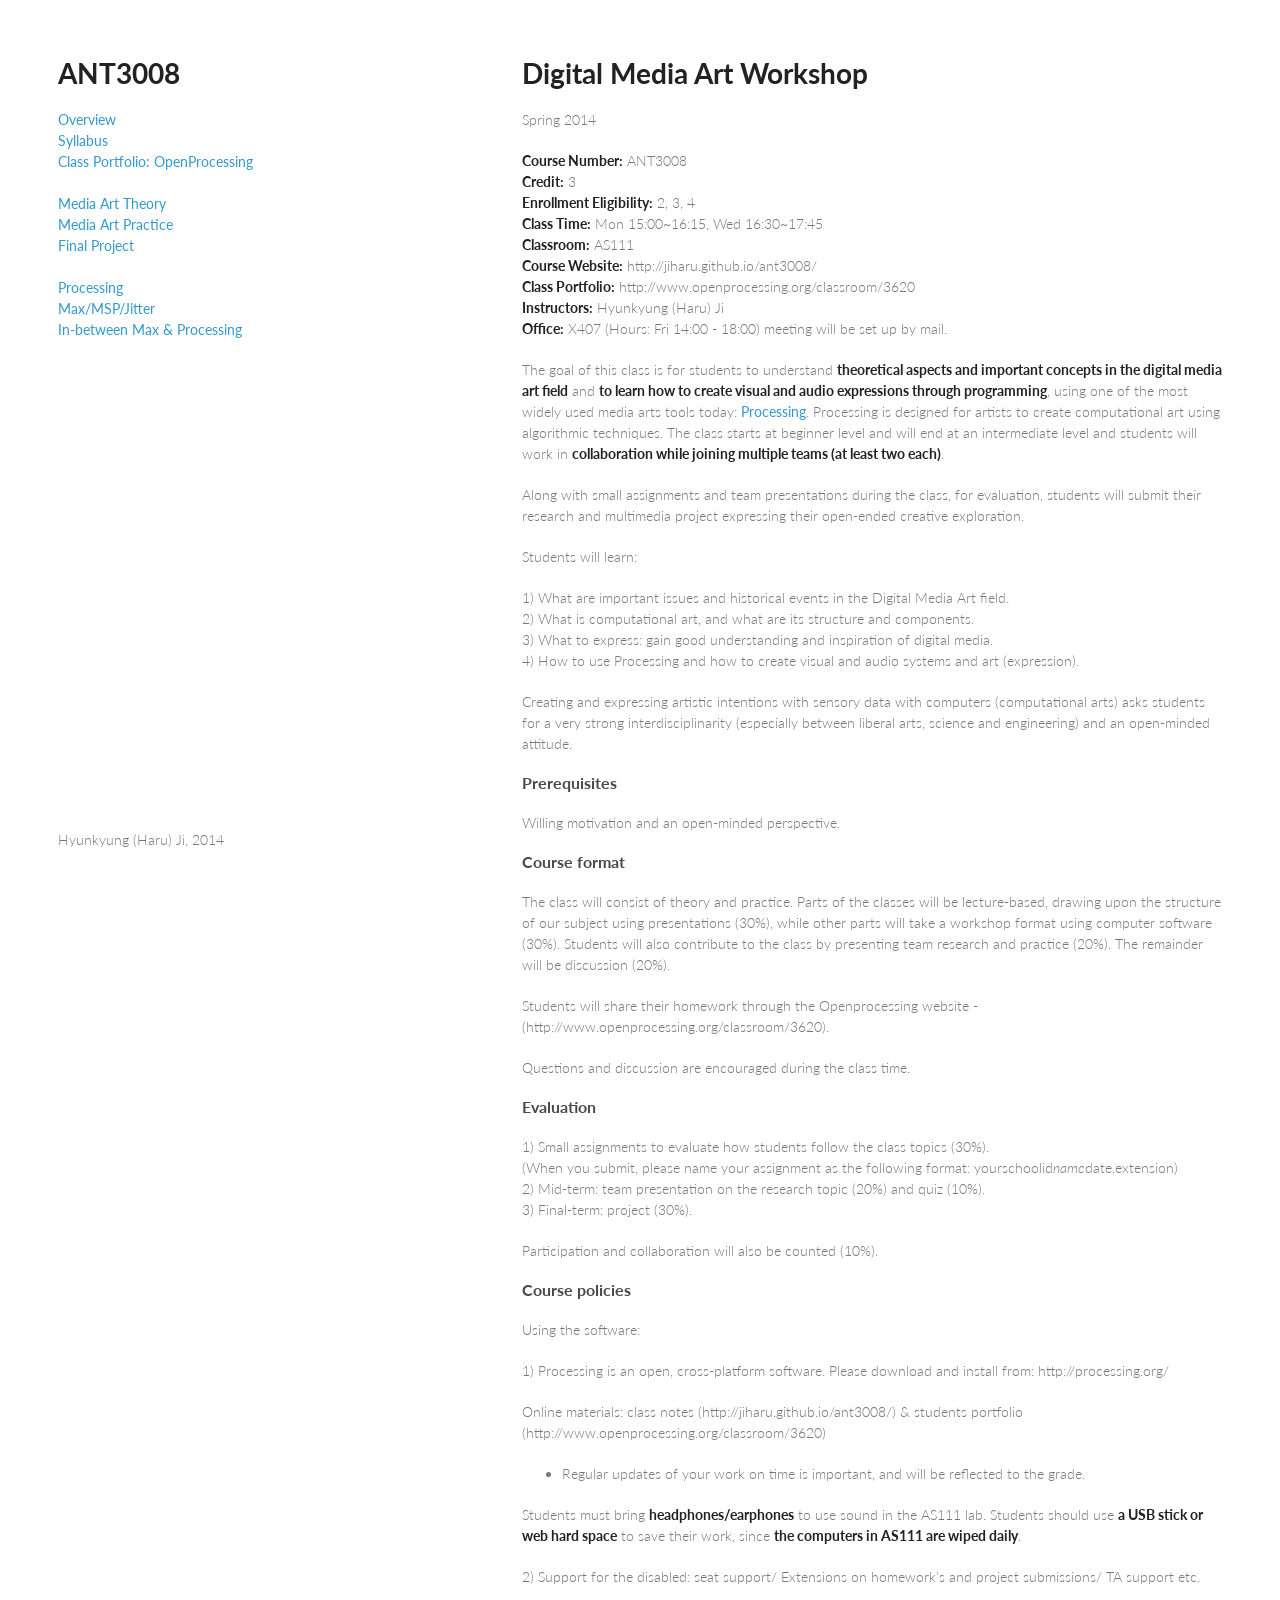
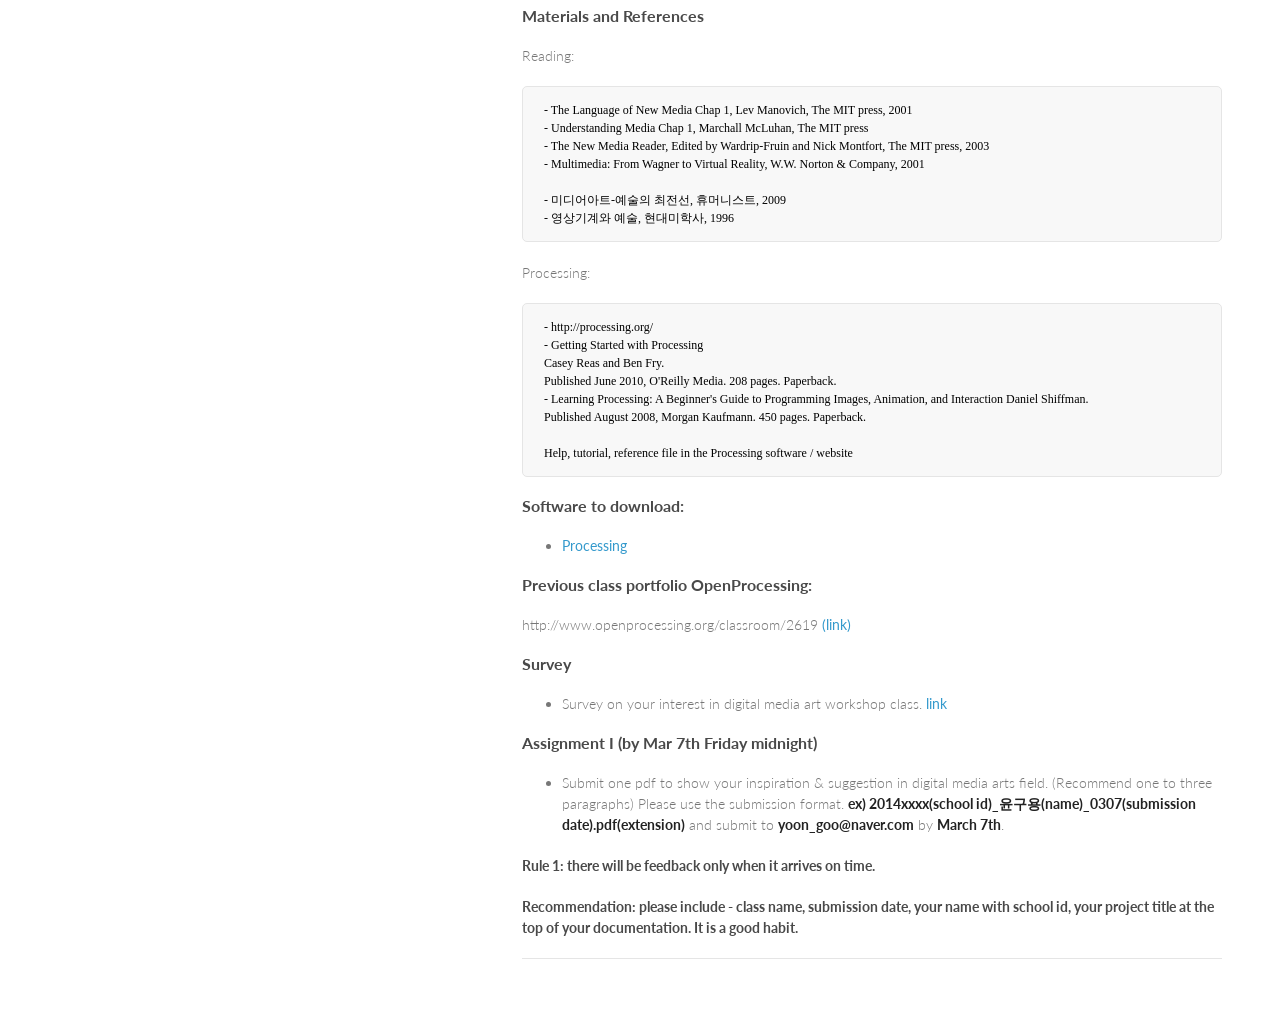
<file: index.html>
<!DOCTYPE html>
<html>
<head>
<meta charset='utf-8'>
<title>Digital Media Art Workshop</title>
    
<link href="css/site.css" media="screen" rel="stylesheet" type="text/css" />
<link href="css/highlight.default.css" media="screen" rel="stylesheet" type="text/css" />
  
<script src="js/jquery.js"></script>
<script src="js/showdown.js" type="text/javascript"></script>

<link rel="icon" type="image/x-icon" href="favicon.ico" />
</head>
<body>
<!--
Write the markdown code below.
A guide to markdown syntax is at http://daringfireball.net/projects/markdown/
-->

<div style="display: none" id="sourcetext">

# Digital Media Art Workshop  
Spring 2014

**Course Number:** ANT3008  
**Credit:** 3  
**Enrollment Eligibility:** 2, 3, 4  
**Class Time:** Mon 15:00~16:15, Wed 16:30~17:45      
**Classroom:** AS111     
**Course Website:** http://jiharu.github.io/ant3008/    
**Class Portfolio:** http://www.openprocessing.org/classroom/3620     
**Instructors:** Hyunkyung (Haru) Ji         
**Office:** X407 (Hours: Fri 14:00 - 18:00) meeting will be set up by mail.


The goal of this class is for students to understand **theoretical aspects and important concepts in the digital media art field** and **to learn how to create visual and audio expressions through programming**, using one of the most widely used media arts tools today: [Processing](http://www.processing.org). Processing is designed for artists to create computational art using algorithmic techniques. The class starts at beginner level and will end at an intermediate level and students will work in **collaboration while joining multiple teams (at least two each)**.

Along with small assignments and team presentations during the class, for evaluation, students will submit their research and multimedia project expressing their open-ended creative exploration.

Students will learn: 

1) What are important issues and historical events in the Digital Media Art field.    
2) What is computational art, and what are its structure and components.    
3) What to express: gain good understanding and inspiration of digital media.   
4) How to use Processing and how to create visual and audio systems and art (expression).

Creating and expressing artistic intentions with sensory data with computers (computational arts) asks students for a very strong interdisciplinarity (especially between liberal arts, science and engineering) and an open-minded attitude.

### Prerequisites 

Willing motivation and an open-minded perspective.

### Course format

The class will consist of theory and practice. Parts of the classes will be lecture-based, drawing upon the structure of our subject using presentations (30%), while other parts will take a workshop format using computer software (30%). Students will also contribute to the class by presenting team research and practice (20%). The remainder will be discussion (20%).

Students will share their homework through the Openprocessing website - (http://www.openprocessing.org/classroom/3620).

Questions and discussion are encouraged during the class time.

### Evaluation

1) Small assignments to evaluate how students follow the class topics (30%).     
	(When you submit, please name your assignment as the following format: yourschoolid_name_date.extension)    
2) Mid-term: team presentation on the research topic (20%) and quiz (10%).     
3) Final-term: project (30%).

Participation and collaboration will also be counted (10%).

### Course policies

Using the software:

1) Processing	is	an	open,	cross-platform	software.	Please	download	and	install	from: http://processing.org/

Online materials: class notes (http://jiharu.github.io/ant3008/) & students portfolio (http://www.openprocessing.org/classroom/3620)

- Regular updates of your work on time is important, and will be reflected to the grade.

Students must bring __headphones/earphones__ to use sound in the AS111 lab. Students should use __a USB stick or web hard space__ to save their work, since **the computers in AS111 are wiped daily**.

2) Support for the disabled: seat support/ Extensions on homework’s and project submissions/ TA support etc.

### Materials and References
Reading: 

	- The Language of New Media Chap 1, Lev Manovich, The MIT press, 2001 
	- Understanding Media Chap 1, Marchall McLuhan, The MIT press 
	- The New Media Reader, Edited by Wardrip-Fruin and Nick Montfort, The MIT press, 2003 
	- Multimedia: From Wagner to Virtual Reality, W.W. Norton & Company, 2001

	- 미디어아트-예술의 최전선, 휴머니스트, 2009 
	- 영상기계와 예술, 현대미학사, 1996

Processing: 

	- http://processing.org/ 
	- Getting Started with Processing
	Casey Reas and Ben Fry. 
	Published June 2010, O'Reilly Media. 208 pages. Paperback.
	- Learning Processing: A Beginner's Guide to Programming Images, Animation, and Interaction Daniel Shiffman. 
	Published August 2008, Morgan Kaufmann. 450 pages. Paperback.
	
	Help, tutorial, reference file in the Processing software / website

### Software to download:

- [Processing](http://processing.org/download/)

### Previous class portfolio OpenProcessing: 

http://www.openprocessing.org/classroom/2619     [(link)](http://www.openprocessing.org/classroom/2619)

### Survey
- Survey on your interest in digital media art workshop class. [link](https://docs.google.com/forms/d/11x7WYAbM5YvWRGxfHUEVZEcPGlIAhMvw2wcq1GQN0pM/viewform)

### Assignment I (by Mar 7th Friday midnight)
- Submit one pdf to show your inspiration & suggestion in digital media arts field. (Recommend one to three paragraphs) Please use the submission format. **ex) 2014xxxx(school id)\_윤구용(name)\_0307(submission date).pdf(extension)** and submit to **yoon\_goo@naver.com** by **March 7th**.

#### Rule 1: there will be feedback only when it arrives on time.
#### Recommendation: please include - class name, submission date, your name with school id, your project title at the top of your documentation. It is a good habit.

--- 


</div>
<div id="wrapper">
	
	<div class="header">
		
		<h1>ANT3008</h1>		
		<a href="index.html">Overview</a><br/>
		<a href="2014_dmaworkshop.pdf">Syllabus</a><br/>
		<a href=http://www.openprocessing.org/classroom/3620>Class Portfolio: OpenProcessing</a>
		<br/><br/>
		<a href="theory.html">Media Art Theory</a><br/>
		<a href="practice.html">Media Art Practice</a><br/>		
		<a href="project.html">Final Project</a><br/><br/>
		
		<a href="processing.html">Processing</a><br/>
		<a href="max.html">Max/MSP/Jitter</a><br/>
		<a href="maxprocessing.html">In-between Max & Processing</a><br/>
	</div>
	<div class="section">
		<script type="text/javascript">
		//var converter = new Markdown.Converter();
		var converter = new Showdown.converter();
		document.write(converter.makeHtml($('#sourcetext').text()));
		</script>
	</div>
	
	<div class="footer">Hyunkyung (Haru) Ji, 2014</div>
	
</div>
</body>
</html>
</file>
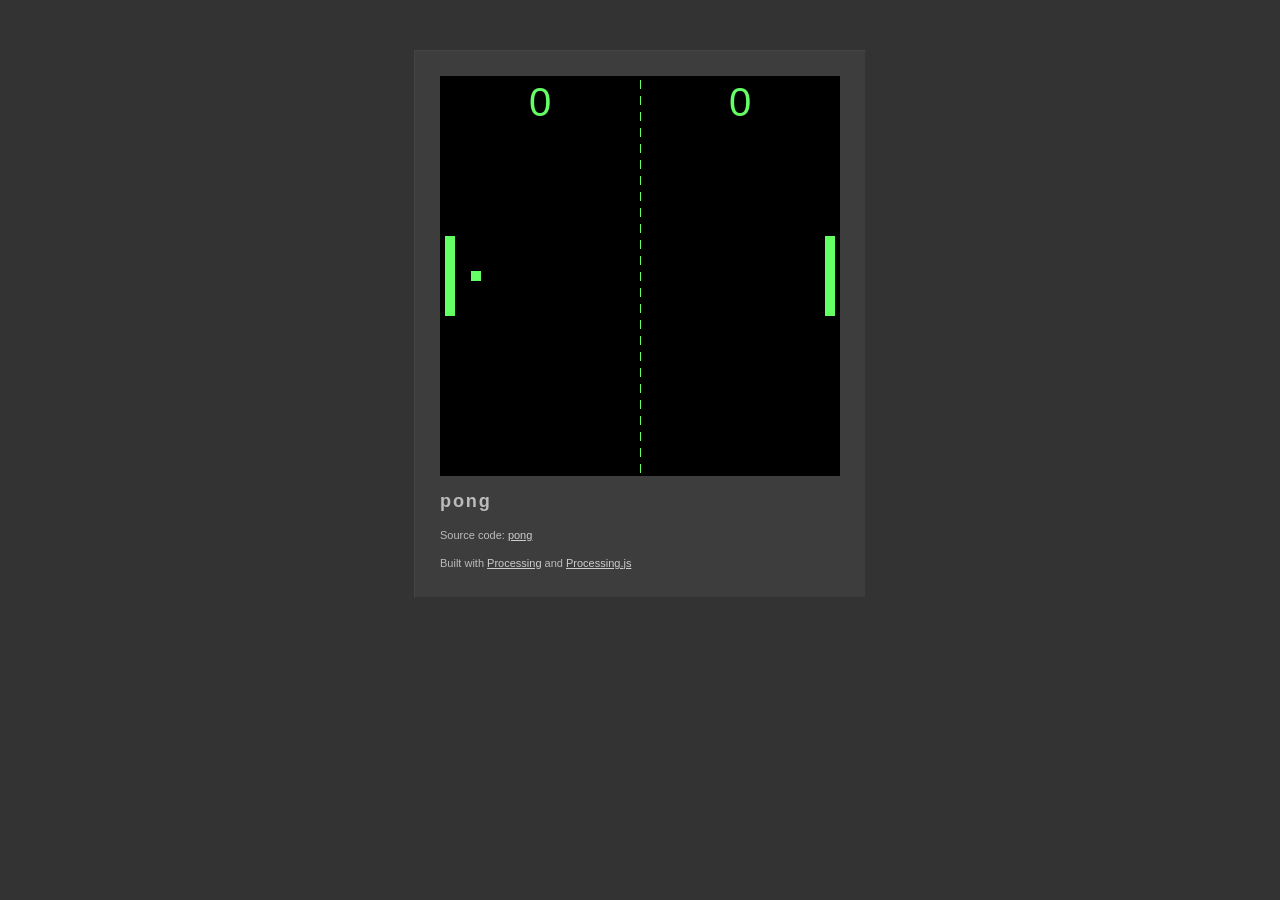
<file: pong/web-export/index.html>
<!DOCTYPE html>
	<head>
		<meta http-equiv="content-type" content="text/html; charset=utf-8" />
		<title>pong : Built with Processing and Processing.js</title>
		<link rel="icon"  type="image/x-icon" href="[data-uri]" />
		<meta name="Generator" content="Processing" />
		<!-- - - - - - - - - - - - - - - - - - - - - 
		+
		+    Wondering how this works? 
		+
		+    Go to: http://processing.org/
		+    and: http://processingjs.org/
		+
		+ - - - - - - - - - - - - - - - - - - - - -->
		<style type="text/css">
	body {
	  background-color: #333; color: #bbb; line-height: normal;
	  font-family: Lucida Grande, Lucida Sans, Arial, Helvetica Neue, Verdana, Geneva, sans-serif;
	  font-size: 11px; font-weight: normal; text-decoration: none;
		  line-height: 1.5em;
	}
	a img { 
		border: 0px solid transparent;
	}
	a, a:link, a:visited, a:active, a:hover { 
		color: #cdcdcd; text-decoration: underline;
	}
	h1 {
	    font-family: Arial, Helvetica Neue, Verdana, Geneva, sans-serif;
		width: 100%; letter-spacing: 0.1em;
		margin-bottom: 1em; font-size: 1.65em;
	}
	canvas { 
		display: block; 
		outline: 0px; 
		margin-bottom: 1.5em; 
	}
	#content { 
		margin: 50px auto 0px auto; padding: 25px 25px 15px 25px;
		width: 400px; min-width: 300px; overflow: auto;
		border-left: 1px solid #444; border-top: 1px solid #444; 
		border-right: 1px solid #333; border-bottom: 1px solid #333;
		background-color: #3d3d3d;
	}
		</style>
		<!--[if lt IE 9]>
			<script type="text/javascript">alert("Your browser does not support the canvas tag.");</script>
		<![endif]-->
		<script src="processing.js" type="text/javascript"></script>
		<script type="text/javascript">
// convenience function to get the id attribute of generated sketch html element
function getProcessingSketchId () { return 'pong'; }
</script>

	</head>
	<body>
		<div id="content">
			<div>
				<canvas id="pong" data-processing-sources="pong.pde" 
						width="400" height="400">
					<p>Your browser does not support the canvas tag.</p>
					<!-- Note: you can put any alternative content here. -->
				</canvas>
				<noscript>
					<p>JavaScript is required to view the contents of this page.</p>
				</noscript>
	    	</div>
			<h1>pong</h1>
    		<p id="description"></p>
			<p id="sources">Source code: <a href="pong.pde">pong</a> </p>
			<p>
			Built with <a href="http://processing.org" title="Processing">Processing</a>
			and <a href="http://processingjs.org" title="Processing.js">Processing.js</a>
			</p>
		</div>
	</body>
</html>
</file>
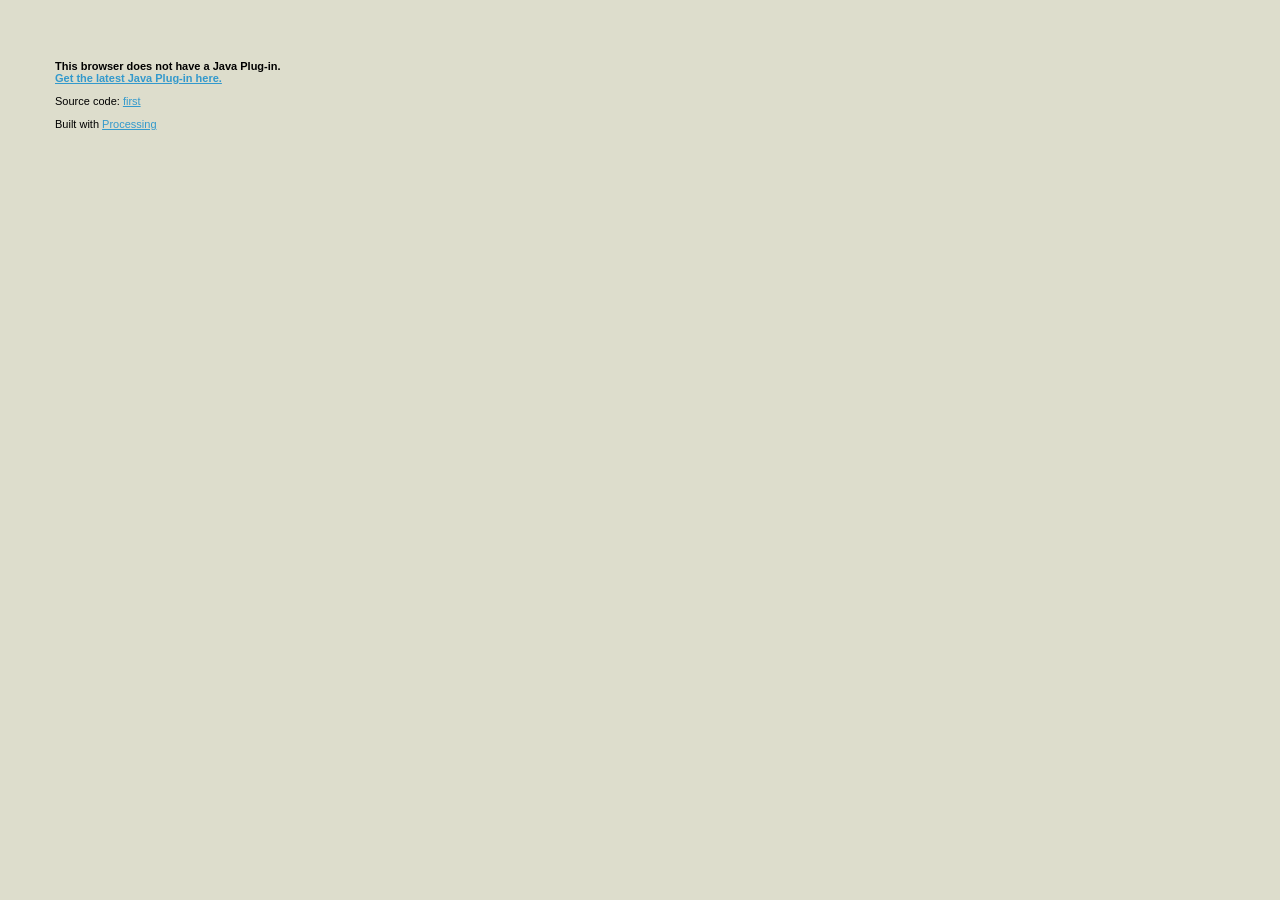
<file: examples/first/applet/index.html>
<!DOCTYPE html PUBLIC "-//W3C//DTD XHTML 1.0 Strict//EN"
        "http://www.w3.org/TR/xhtml1/DTD/xhtml1-strict.dtd">
<html xmlns="http://www.w3.org/1999/xhtml" xml:lang="en" lang="en">
	<head>
	        <!-- charset must remain utf-8 to be handled properly by Processing -->
		<meta http-equiv="content-type" content="text/html; charset=utf-8" />
		
		<title>first : Built with Processing</title>
		
		<style type="text/css">
		/* <![CDATA[ */
	
		body {
  		  margin: 60px 0px 0px 55px;
		  font-family: verdana, geneva, arial, helvetica, sans-serif; 
		  font-size: 11px; 
		  background-color: #ddddcc; 
		  text-decoration: none; 
		  font-weight: normal; 
		  line-height: normal; 
		}
		 
		a          { color: #3399cc; }
		a:link     { color: #3399cc; text-decoration: underline; }
		a:visited  { color: #3399cc; text-decoration: underline; }
		a:active   { color: #3399cc; text-decoration: underline; }
		a:hover    { color: #3399cc; text-decoration: underline; }
	
		/* ]]> */
		</style>
	 
	</head>
	<body>
		<div id="content">
			<div id="first_container">
			
			<!--[if !IE]> -->
				<object classid="java:first.class" 
            			type="application/x-java-applet"
            			archive="first.jar"
            			width="480" height="120"
            			standby="Loading Processing software..." >
            			
					<param name="archive" value="first.jar" />
				
					<param name="mayscript" value="true" />
					<param name="scriptable" value="true" />
				
					<param name="image" value="loading.gif" />
					<param name="boxmessage" value="Loading Processing software..." />
					<param name="boxbgcolor" value="#FFFFFF" />
				
					<param name="test_string" value="outer" />
			<!--<![endif]-->
				
				<object classid="clsid:8AD9C840-044E-11D1-B3E9-00805F499D93" 
						codebase="http://java.sun.com/update/1.5.0/jinstall-1_5_0_15-windows-i586.cab"
						width="480" height="120"
						standby="Loading Processing software..."  >
						
					<param name="code" value="first" />
					<param name="archive" value="first.jar" />
					
					<param name="mayscript" value="true" />
					<param name="scriptable" value="true" />
					
					<param name="image" value="loading.gif" />
					<param name="boxmessage" value="Loading Processing software..." />
					<param name="boxbgcolor" value="#FFFFFF" />
					
					<param name="test_string" value="inner" />
					
					<p>
						<strong>
							This browser does not have a Java Plug-in.
							<br />
							<a href="http://java.sun.com/products/plugin/downloads/index.html" title="Download Java Plug-in">
								Get the latest Java Plug-in here.
							</a>
						</strong>
					</p>
				
				</object>
				
			<!--[if !IE]> -->
				</object>
			<!--<![endif]-->
			
			</div>
			
			<p>
			
			</p>
			
			<p>
			Source code: <a href="first.pde">first</a> 
			</p>
			
			<p>
			Built with <a href="http://processing.org" title="Processing.org">Processing</a>
			</p>
		</div>
	</body>
</html>
</file>
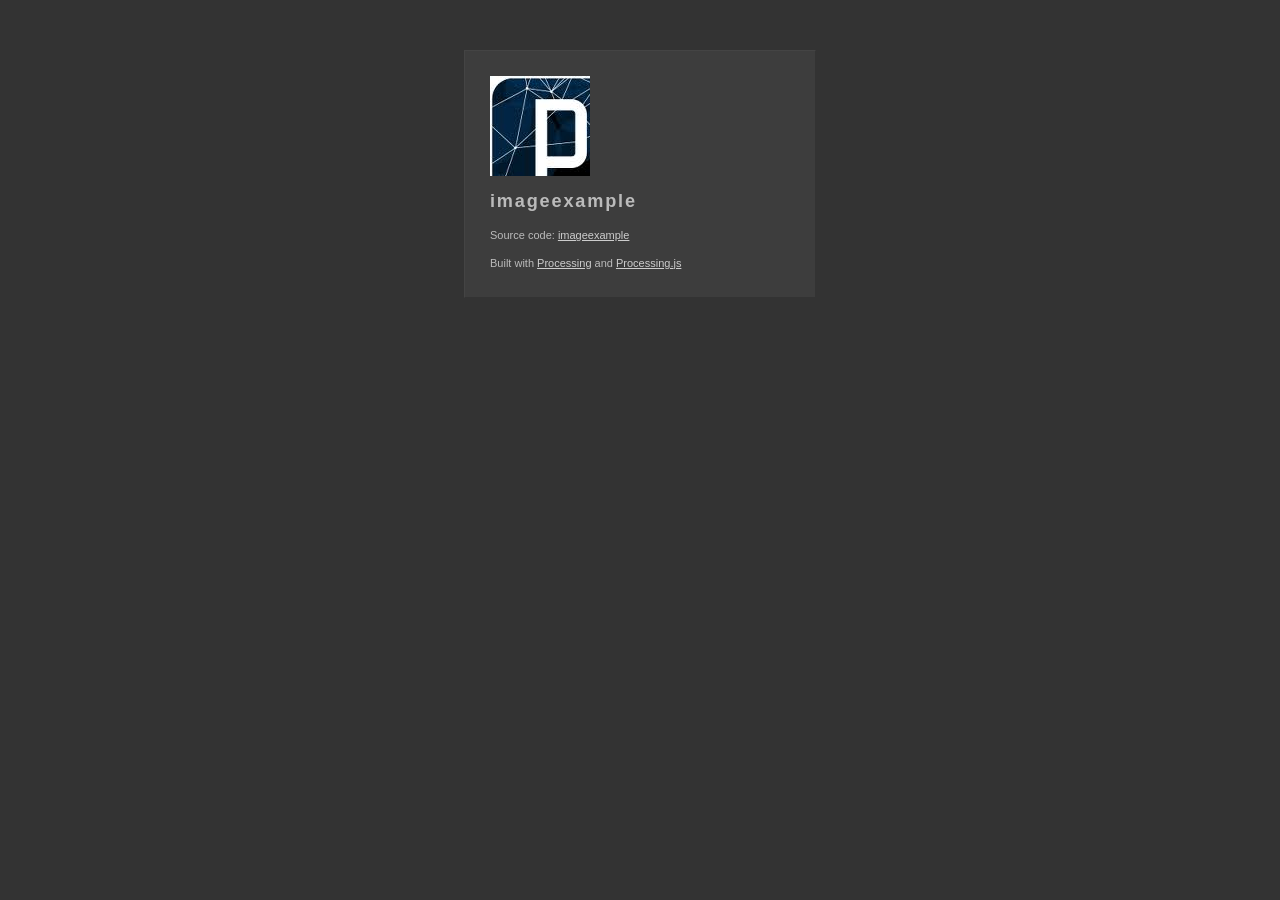
<file: imageexample/imageexample/web-export/index.html>
<!DOCTYPE html>
	<head>
		<meta http-equiv="content-type" content="text/html; charset=utf-8" />
		<title>imageexample : Built with Processing and Processing.js</title>
		<link rel="icon"  type="image/x-icon" href="[data-uri]" />
		<meta name="Generator" content="Processing" />
		<!-- - - - - - - - - - - - - - - - - - - - - 
		+
		+    Wondering how this works? 
		+
		+    Go to: http://processing.org/
		+    and: http://processingjs.org/
		+
		+ - - - - - - - - - - - - - - - - - - - - -->
		<style type="text/css">
	body {
	  background-color: #333; color: #bbb; line-height: normal;
	  font-family: Lucida Grande, Lucida Sans, Arial, Helvetica Neue, Verdana, Geneva, sans-serif;
	  font-size: 11px; font-weight: normal; text-decoration: none;
		  line-height: 1.5em;
	}
	a img { 
		border: 0px solid transparent;
	}
	a, a:link, a:visited, a:active, a:hover { 
		color: #cdcdcd; text-decoration: underline;
	}
	h1 {
	    font-family: Arial, Helvetica Neue, Verdana, Geneva, sans-serif;
		width: 100%; letter-spacing: 0.1em;
		margin-bottom: 1em; font-size: 1.65em;
	}
	canvas { 
		display: block; 
		outline: 0px; 
		margin-bottom: 1.5em; 
	}
	#content { 
		margin: 50px auto 0px auto; padding: 25px 25px 15px 25px;
		width: 100px; min-width: 300px; overflow: auto;
		border-left: 1px solid #444; border-top: 1px solid #444; 
		border-right: 1px solid #333; border-bottom: 1px solid #333;
		background-color: #3d3d3d;
	}
		</style>
		<!--[if lt IE 9]>
			<script type="text/javascript">alert("Your browser does not support the canvas tag.");</script>
		<![endif]-->
		<script src="processing.js" type="text/javascript"></script>
		<script type="text/javascript">
// convenience function to get the id attribute of generated sketch html element
function getProcessingSketchId () { return 'imageexample'; }
</script>

	</head>
	<body>
		<div id="content">
			<div>
				<canvas id="imageexample" data-processing-sources="imageexample.pde" 
						width="100" height="100">
					<p>Your browser does not support the canvas tag.</p>
					<!-- Note: you can put any alternative content here. -->
				</canvas>
				<noscript>
					<p>JavaScript is required to view the contents of this page.</p>
				</noscript>
	    	</div>
			<h1>imageexample</h1>
    		<p id="description"></p>
			<p id="sources">Source code: <a href="imageexample.pde">imageexample</a> </p>
			<p>
			Built with <a href="http://processing.org" title="Processing">Processing</a>
			and <a href="http://processingjs.org" title="Processing.js">Processing.js</a>
			</p>
		</div>
	</body>
</html>
</file>
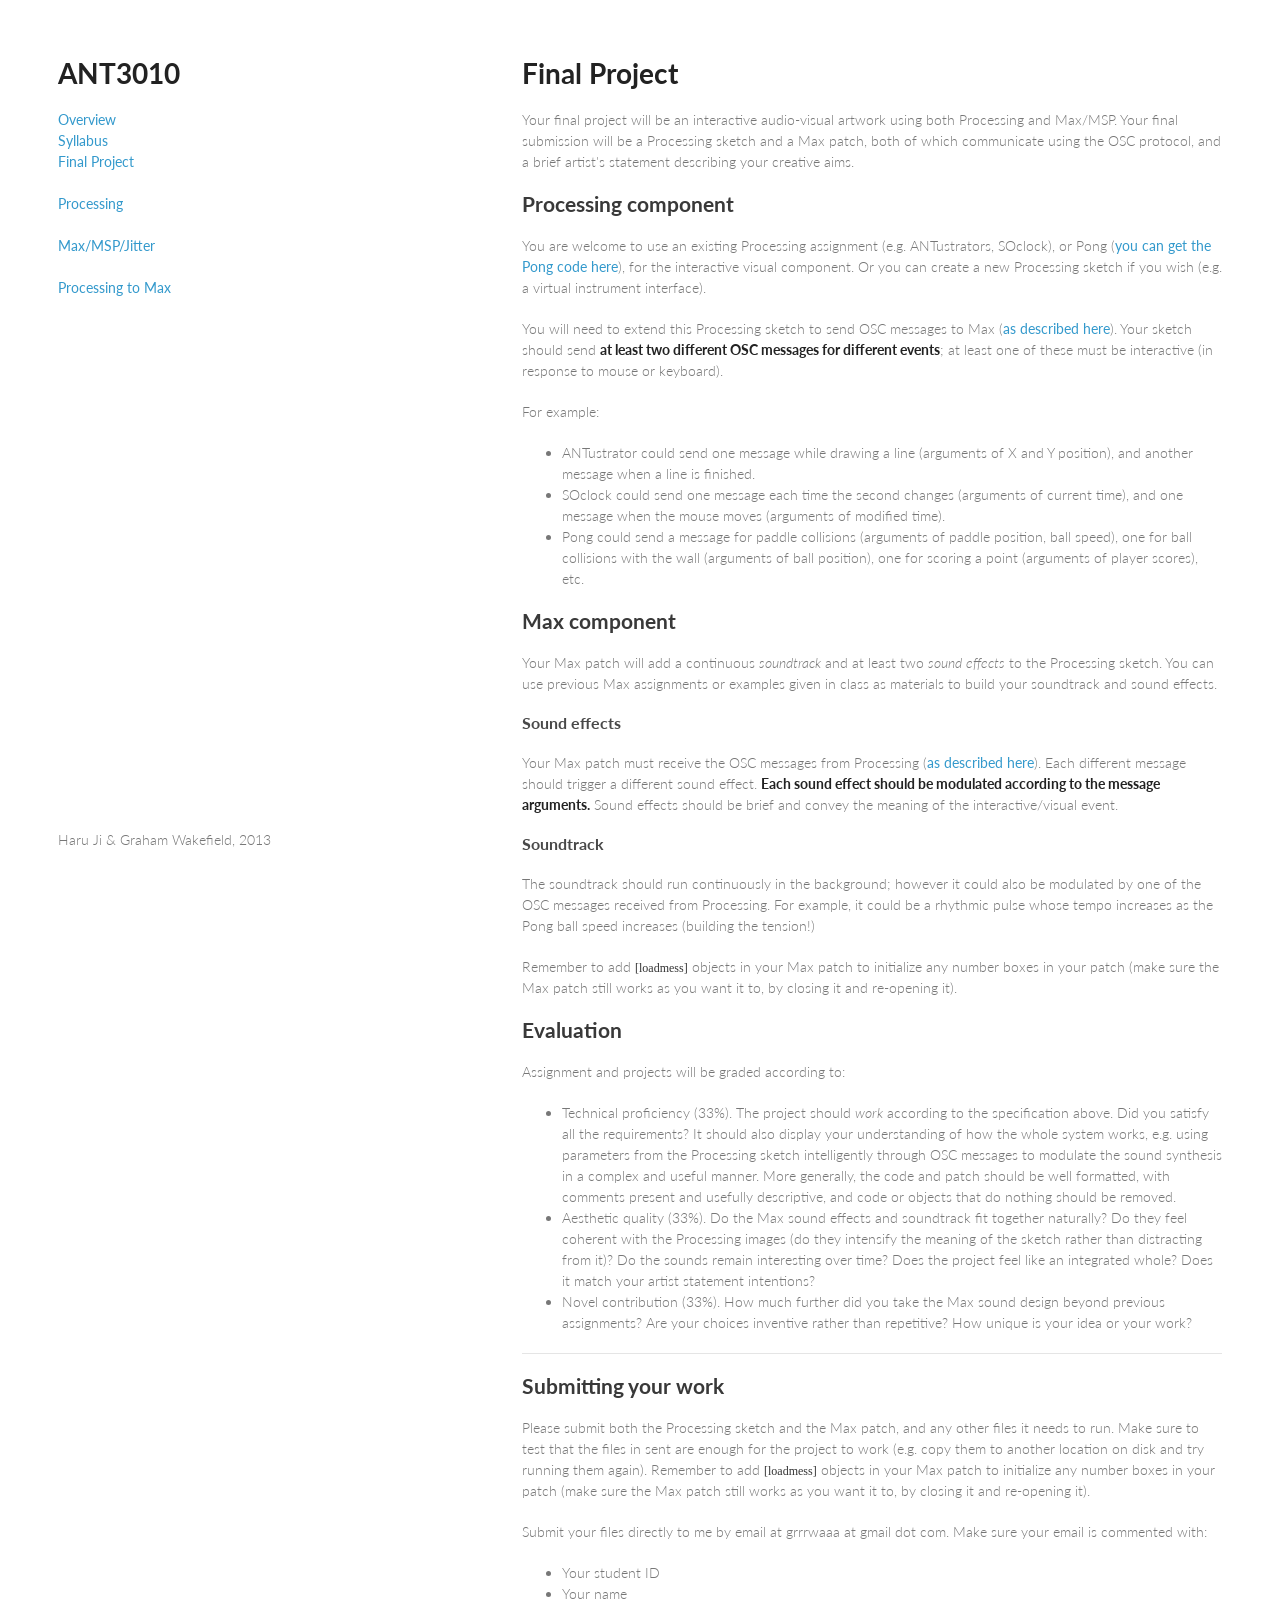
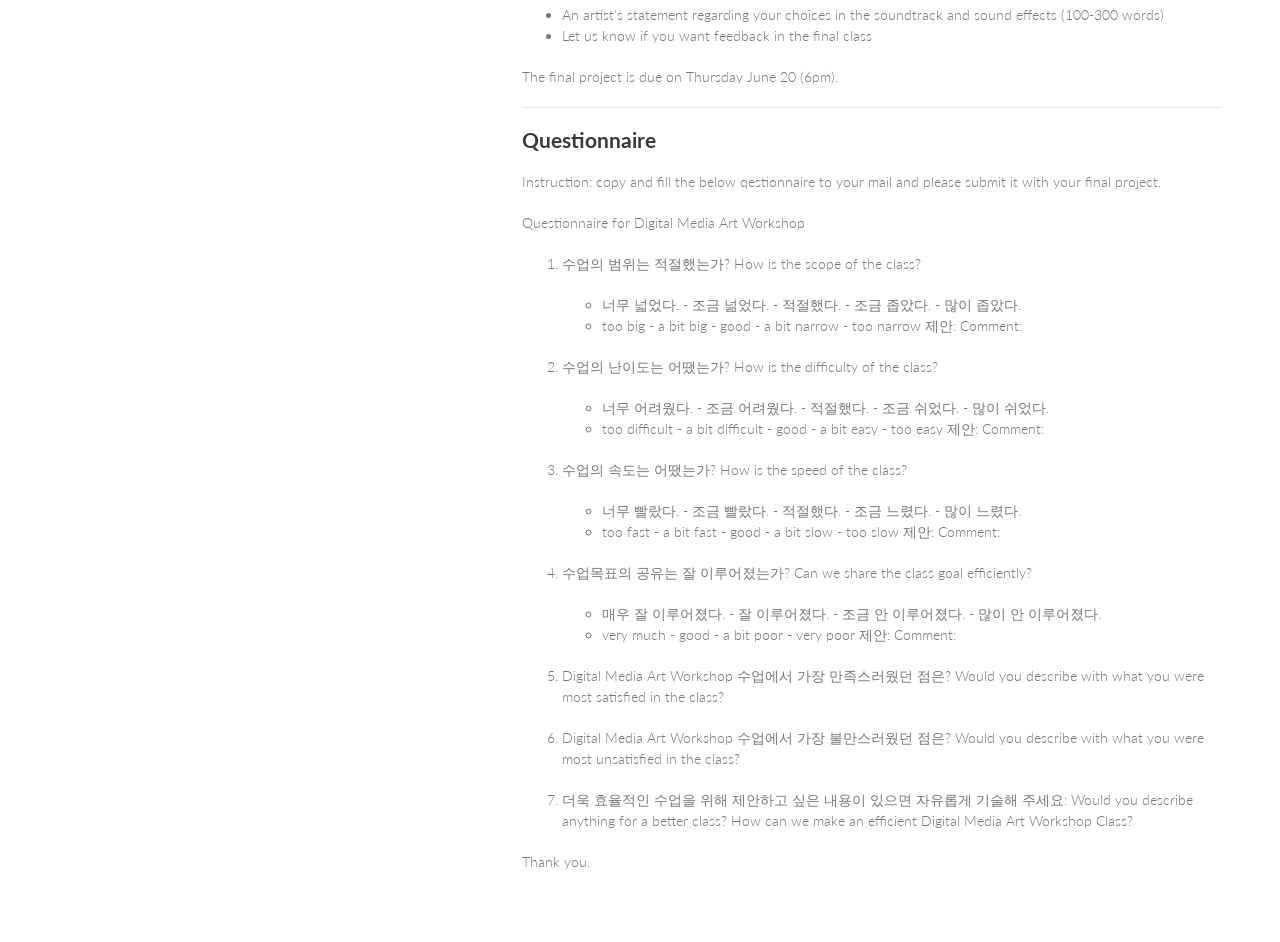
<file: finalproject.html>
<!DOCTYPE html>
<html>
<head>
<meta charset='utf-8'>
<title>Final Project</title>
    
<link href="css/site.css" media="screen" rel="stylesheet" type="text/css" />
<link href="css/highlight.default.css" media="screen" rel="stylesheet" type="text/css" />
  
<script src="js/jquery.js"></script>
<script src="js/showdown.js" type="text/javascript"></script>

<link rel="icon" type="image/x-icon" href="favicon.ico" />
</head>
<body>
<!--
Write the markdown code below.
A guide to markdown syntax is at http://daringfireball.net/projects/markdown/
-->

<div style="display: none" id="sourcetext">

# Final Project

Your final project will be an interactive audio-visual artwork using both Processing and Max/MSP. Your final submission will be a Processing sketch and a Max patch, both of which communicate using the OSC protocol, and a brief artist's statement describing your creative aims.

## Processing component

You are welcome to use an existing Processing assignment (e.g. ANTustrators, SOclock), or Pong ([you can get the Pong code here](https://github.com/jiharu/ant3010/blob/master/pong/pong.pde)), for the interactive visual component. Or you can create a new Processing sketch if you wish (e.g. a virtual instrument interface).

You will need to extend this Processing sketch to send OSC messages to Max ([as described here](maxprocessing.html)). Your sketch should send **at least two different OSC messages for different events**; at least one of these must be interactive (in response to mouse or keyboard).

For example: 

- ANTustrator could send one message while drawing a line (arguments of X and Y position), and another message when a line is finished.
- SOclock could send one message each time the second changes (arguments of current time), and one message when the mouse moves (arguments of modified time).
- Pong could send a message for paddle collisions (arguments of paddle position, ball speed), one for ball collisions with the wall (arguments of ball position), one for scoring a point (arguments of player scores), etc.

## Max component

Your Max patch will add a continuous *soundtrack* and at least two *sound effects* to the Processing sketch. You can use previous Max assignments or examples given in class as materials to build your soundtrack and sound effects. 

### Sound effects

Your Max patch must receive the OSC messages from Processing ([as described here](maxprocessing.html)). Each different message should trigger a different sound effect. **Each sound effect should be modulated according to the message arguments.** Sound effects should be brief and convey the meaning of the interactive/visual event. 

### Soundtrack

The soundtrack should run continuously in the background; however it could also be modulated by one of the OSC messages received from Processing. For example, it could be a rhythmic pulse whose tempo increases as the Pong ball speed increases (building the tension!)

Remember to add ```[loadmess]``` objects in your Max patch to initialize any number boxes in your patch (make sure the Max patch still works as you want it to, by closing it and re-opening it).

## Evaluation

Assignment and projects will be graded according to:

- Technical proficiency (33%). The project should *work* according to the specification above. Did you satisfy all the requirements? It should also display your understanding of how the whole system works, e.g. using parameters from the Processing sketch intelligently through OSC messages to modulate the sound synthesis in a complex and useful manner. More generally, the code and patch should be well formatted, with comments present and usefully descriptive, and code or objects that do nothing should be removed.
- Aesthetic quality (33%). Do the Max sound effects and soundtrack fit together naturally? Do they feel coherent with the Processing images (do they intensify the meaning of the sketch rather than distracting from it)? Do the sounds remain interesting over time? Does the project feel like an integrated whole? Does it match your artist statement intentions? 
- Novel contribution (33%). How much further did you take the Max sound design beyond previous assignments? Are your choices inventive rather than repetitive? How unique is your idea or your work?

-----

## Submitting your work

Please submit both the Processing sketch and the Max patch, and any other files it needs to run. Make sure to test that the files in sent are enough for the project to work (e.g. copy them to another location on disk and try running them again). Remember to add ```[loadmess]``` objects in your Max patch to initialize any number boxes in your patch (make sure the Max patch still works as you want it to, by closing it and re-opening it).

Submit your files directly to me by email at grrrwaaa at gmail dot com. Make sure your email is commented with:

- Your student ID
- Your name
- An artist's statement regarding your choices in the soundtrack and sound effects (100-300 words)
- Let us know if you want feedback in the final class

The final project is due on Thursday June 20 (6pm). 

-----

## Questionnaire

Instruction: copy and fill the below qestionnaire to your mail and please submit it with your final project.

Questionnaire for Digital Media Art Workshop

1. 수업의 범위는 적절했는가? 
 How is the scope of the class?
	- 너무 넓었다. - 조금 넒었다. - 적절했다. - 조금 좁았다. - 많이 좁았다.
	- too big - a bit big - good - a bit narrow - too narrow
	제안:
	Comment:

2. 수업의 난이도는 어땠는가? 
 How is the difficulty of the class?
	- 너무 어려웠다. - 조금 어려웠다. - 적절했다. - 조금 쉬었다. - 많이 쉬었다.
	- too difficult - a bit difficult - good - a bit easy - too easy
	제안:
	Comment:

3. 수업의 속도는 어땠는가? 
 How is the speed of the class?
	- 너무 빨랐다. - 조금 빨랐다. - 적절했다. - 조금 느렸다. - 많이 느렸다.
	- too fast - a bit fast - good - a bit slow - too slow
	제안:
	Comment:

4. 수업목표의 공유는 잘 이루어졌는가? 
 Can we share the class goal efficiently?
	- 매우 잘 이루어졌다.  - 잘 이루어졌다. - 조금 안 이루어졌다. - 많이 안 이루어졌다.
	- very much - good - a bit poor - very poor
	제안:
	Comment:

5. Digital Media Art Workshop 수업에서 가장 만족스러웠던 점은? Would you describe with what you were most satisfied in the class?

6. Digital Media Art Workshop 수업에서 가장 불만스러웠던 점은? Would you describe with what you were most unsatisfied in the class?

7. 더욱 효율적인 수업을 위해 제안하고 싶은 내용이 있으면 자유롭게 기술해 주세요: Would you describe anything for a better class? How can we make an efficient Digital Media Art Workshop Class?

Thank you.


</div>
<div id="wrapper">
	
	<div class="header">
		
		<h1>ANT3010</h1>		
		<a href="index.html">Overview</a><br/>
		<a href="dmaworkshop.pdf">Syllabus</a><br/>
		<a href="finalproject.html">Final Project</a><br/>
		<br/>
		<a href="processing.html">Processing</a><br/>
		<br/>
		<a href="max.html">Max/MSP/Jitter</a><br/>
		<br/>
		<a href="maxprocessing.html">Processing to Max</a><br/>
	</div>
	<div class="section">
		<script type="text/javascript">
		//var converter = new Markdown.Converter();
		var converter = new Showdown.converter();
		document.write(converter.makeHtml($('#sourcetext').text()));
		</script>
	</div>
	
	<div class="footer">Haru Ji & Graham Wakefield, 2013</div>
	
</div>
</body>
</html>
</file>
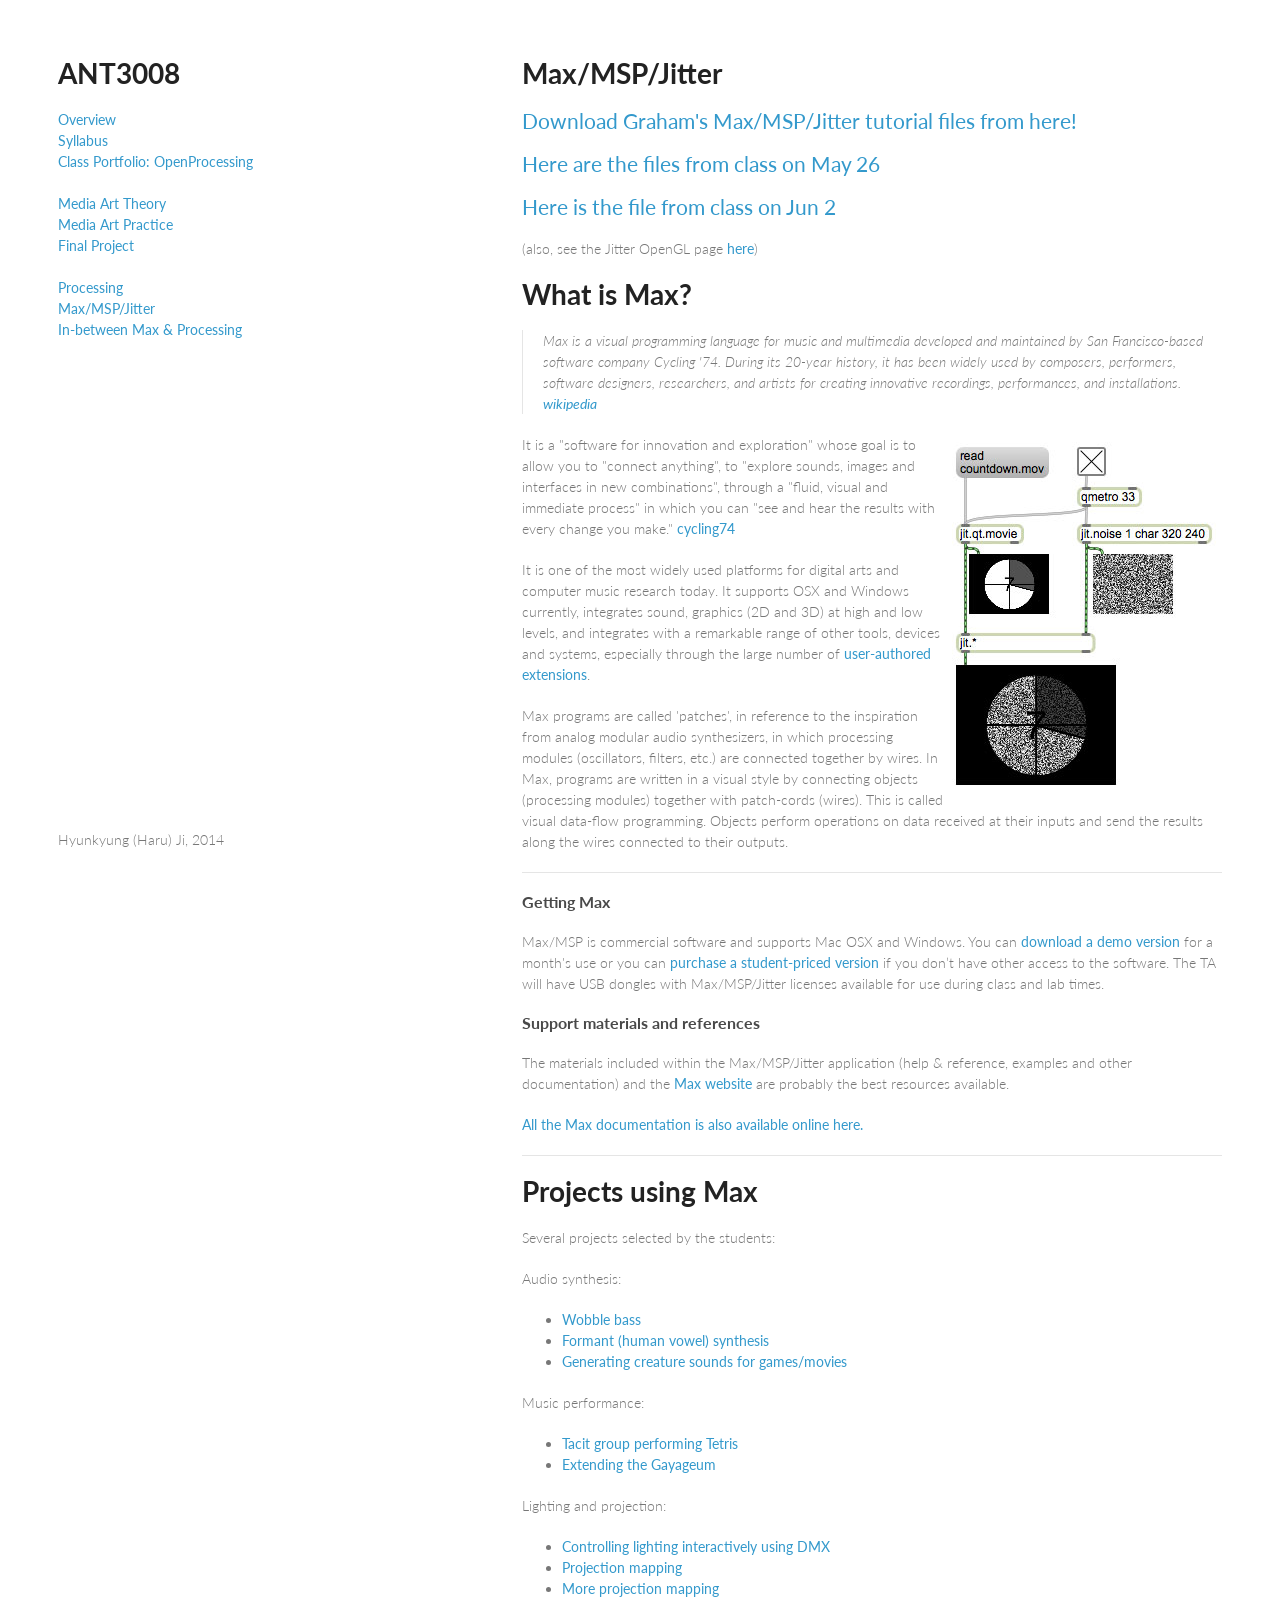
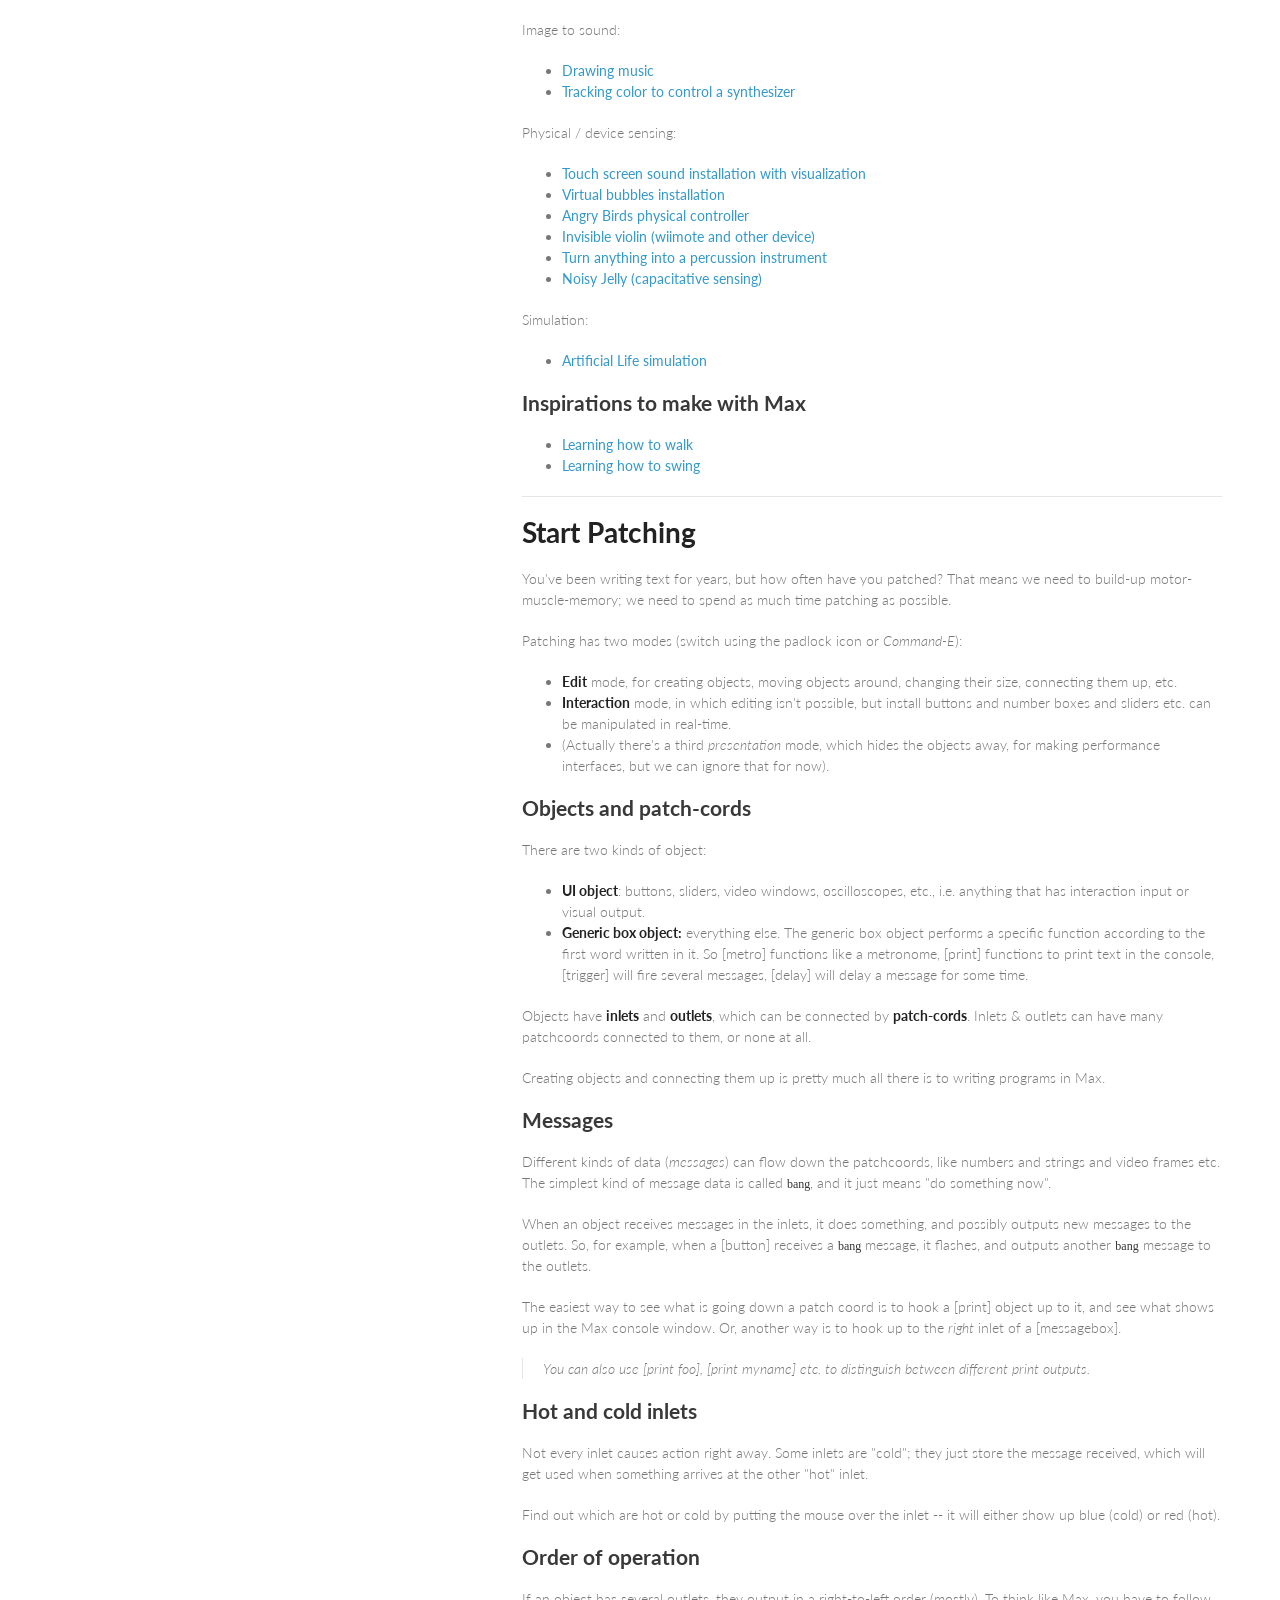
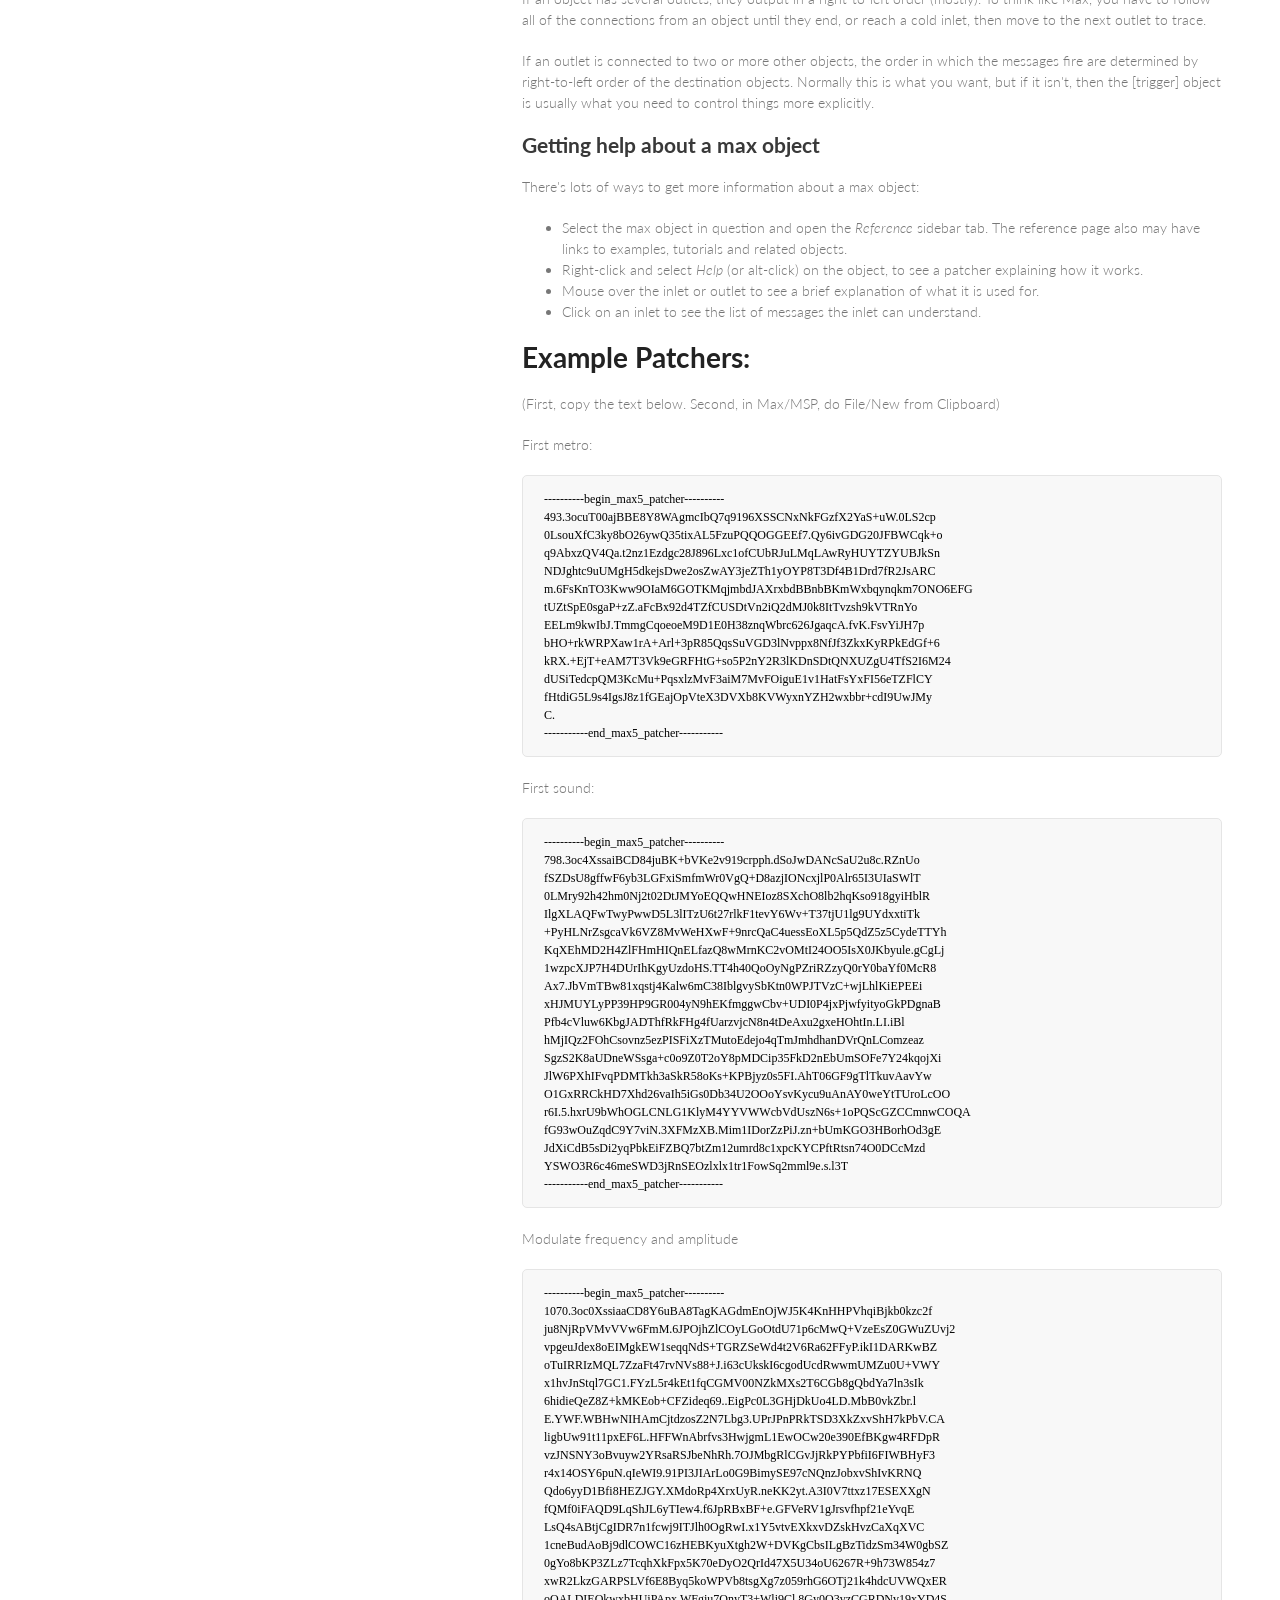
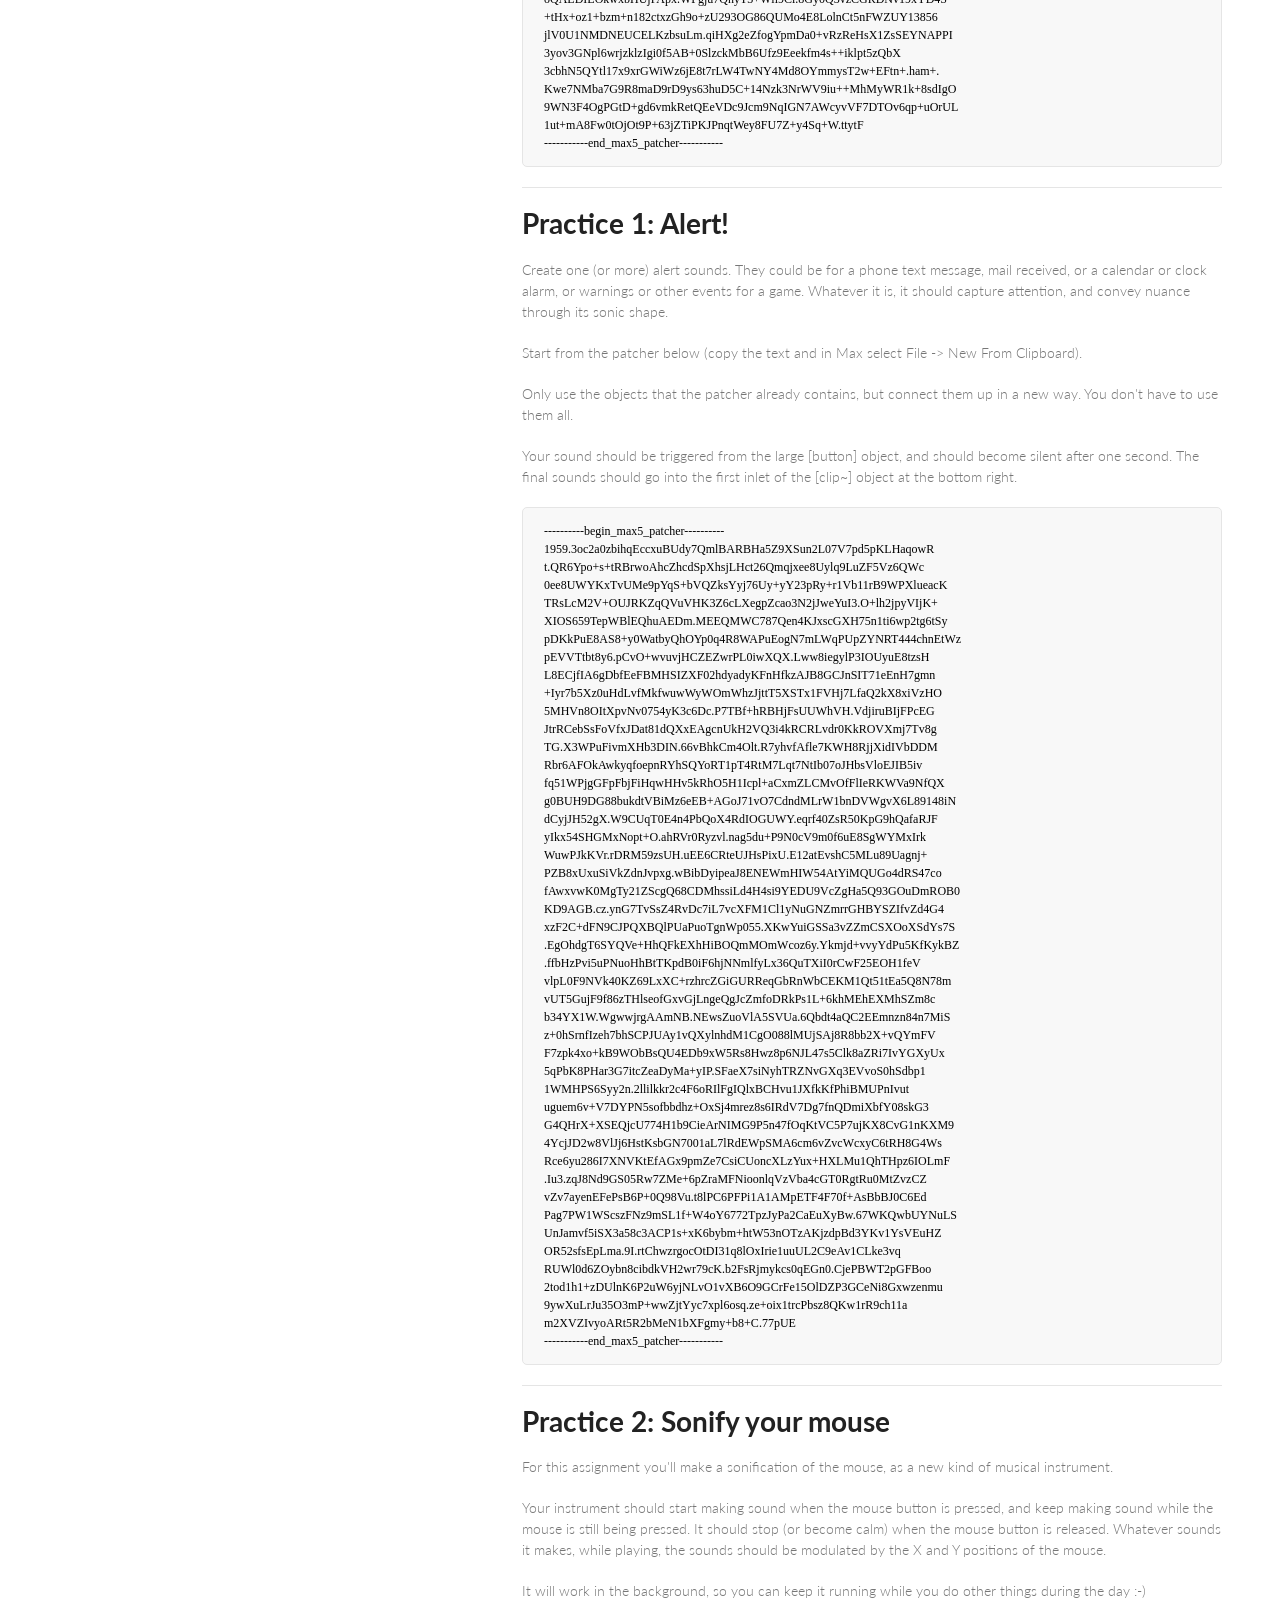
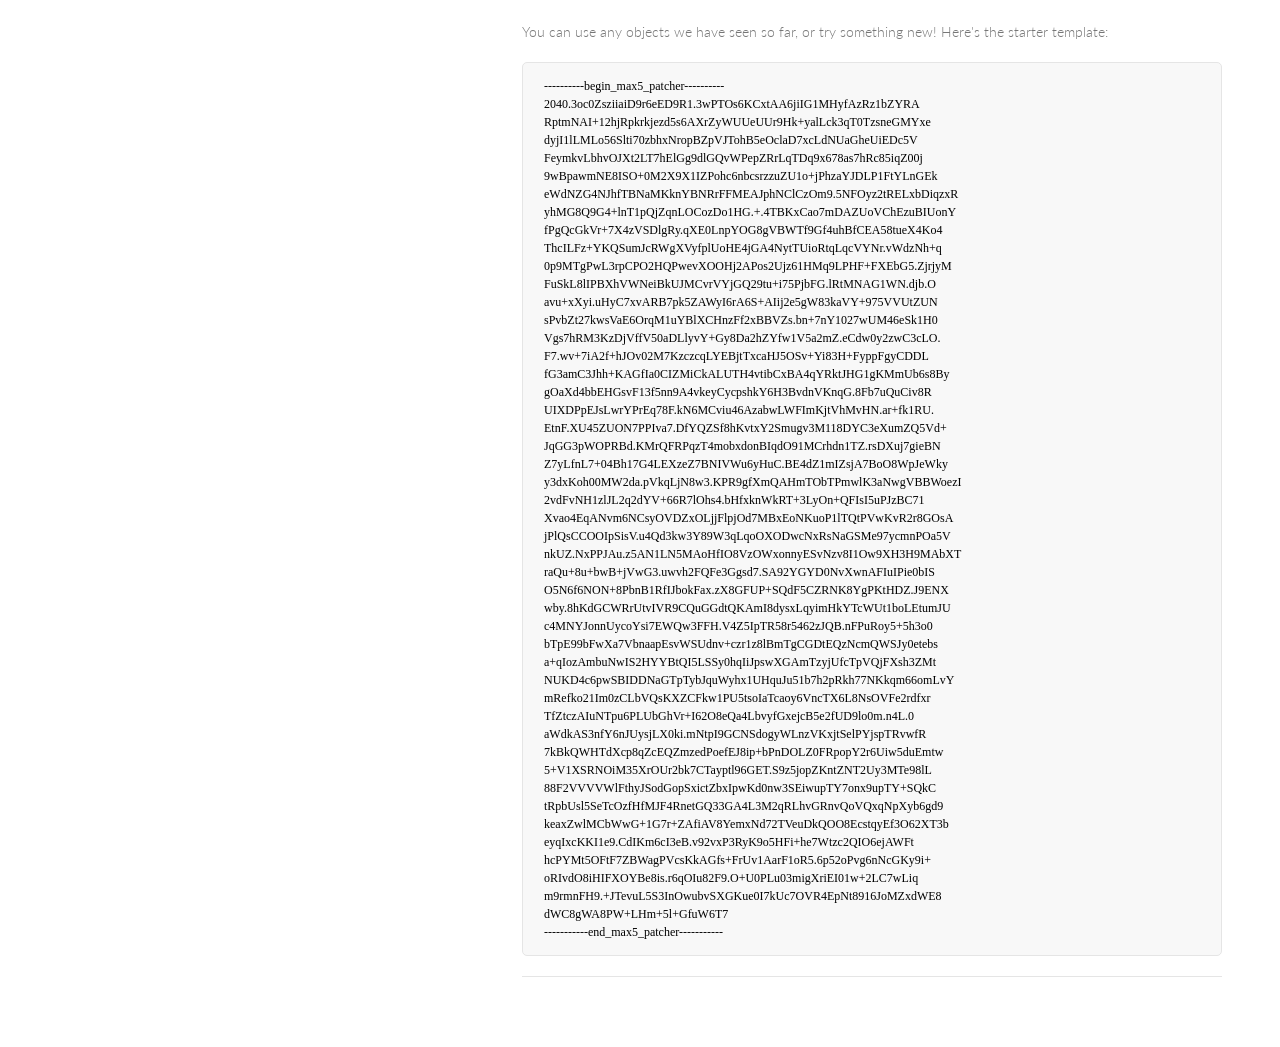
<file: max.html>
<!DOCTYPE html>
<html>
<head>
<meta charset='utf-8'>
<title>Digital Media Art Workshop</title>
    
<link href="css/site.css" media="screen" rel="stylesheet" type="text/css" />
<link href="css/highlight.default.css" media="screen" rel="stylesheet" type="text/css" />
  
<script src="js/jquery.js"></script>
<script src="js/showdown.js" type="text/javascript"></script>

<link rel="icon" type="image/x-icon" href="favicon.ico" />
</head>
<body>
<!--
Write the markdown code below.
A guide to markdown syntax is at http://daringfireball.net/projects/markdown/
-->

<div style="display: none" id="sourcetext">

# Max/MSP/Jitter

##**[Download Graham's Max/MSP/Jitter tutorial files from here!](maxmsp.zip)**

##**[Here are the files from class on May 26](maxmsp_may26.zip)**

##**[Here is the file from class on Jun 2](corners.maxpat)**

(also, see the Jitter OpenGL page [here](http://cycling74.com/2011/10/12/max-6-sneak-peek-jitter-opengl/))

# What is Max?

> Max is a visual programming language for music and multimedia developed and maintained by San Francisco-based software company Cycling '74. During its 20-year history, it has been widely used by composers, performers, software designers, researchers, and artists for creating innovative recordings, performances, and installations. [wikipedia](http://en.wikipedia.org/wiki/Max_(software))

&lt;img src="img/jitter_screenshot_example.png" align="right" &gt;

It is a "software for innovation and exploration" whose goal is to allow you to "connect anything", to "explore sounds, images and interfaces in new combinations", through a "fluid, visual and immediate process" in which you can "see and hear the results with every change you make." [cycling74](http://cycling74.com/products/max/)

It is one of the most widely used platforms for digital arts and computer music research today. It supports OSX and Windows currently, integrates sound, graphics (2D and 3D) at high and low levels, and integrates with a remarkable range of other tools, devices and systems, especially through the large number of [user-authored extensions](http://www.maxobjects.com/).

Max programs are called 'patches', in reference to the inspiration from analog modular audio synthesizers, in which processing modules (oscillators, filters, etc.) are connected together by wires. In Max, programs are written in a visual style by connecting objects (processing modules) together with patch-cords (wires). This is called visual data-flow programming. Objects perform operations on data received at their inputs and send the results along the wires connected to their outputs. 

----

### Getting Max

Max/MSP is commercial software and supports Mac OSX and Windows. You can [download a demo version](http://www.cycling74.com) for a month's use or you can [purchase a student-priced  version](http://cycling74.com/shop/individual-academic/) if you don’t have other access to the software. The TA will have USB dongles with Max/MSP/Jitter licenses available for use during class and lab times.

### Support materials and references

The materials included within the Max/MSP/Jitter application (help & reference, examples and other documentation) and the [Max website](http://cycling74.com/category/articles/tutorials/) are probably the best resources available. 

[All the Max documentation is also available online here.](http://cycling74.com/docs/max6/dynamic/c74_docs.html#docintro)

----

# Projects using Max

Several projects selected by the students:

Audio synthesis:

- [Wobble bass](http://www.youtube.com/watch?v=E_qrk2hE__s)
- [Formant (human vowel) synthesis](http://www.youtube.com/watch?v=GRAiDa7KHz8)
- [Generating creature sounds for games/movies](http://designingsound.org/2013/04/using-maxmsp-to-build-a-fictional-dialogue-system/)

Music performance:

- [Tacit group performing Tetris](http://www.youtube.com/watch?v=S6B0kYbaAoo&list=PL4C8BFB6867AAF691)
- [Extending the Gayageum](http://www.youtube.com/watch?v=MjKLebkndC0&feature=youtu.be)

Lighting and projection:

- [Controlling lighting interactively using DMX](http://cycling74.com/2012/09/11/working-with-hardware-dmx-part-2/)
- [Projection mapping](http://www.youtube.com/watch?v=7a8W_Kw_yjo)
- [More projection mapping](http://www.taezoo.com/xe/?document_srl=381&category=10679)

Image to sound:

- [Drawing music](http://www.youtube.com/watch?v=UbqiggmMAJA)
- [Tracking color to control a synthesizer](http://www.youtube.com/watch?v=fLttrKJs5Wo)

Physical / device sensing:

- [Touch screen sound installation with visualization](https://www.youtube.com/watch?v=nGprrV2ym3c&feature=youtube_gdata_player)
- [Virtual bubbles installation](http://www.youtube.com/watch?v=Vd5Z7vMGDgE&feature=player_detailpage)
- [Angry Birds physical controller](http://cycling74.com/project/super-angry-birds-a-diy-tangible-controller/)
- [Invisible violin (wiimote and other device)](http://www.youtube.com/watch?v=TyqATpi_knw)
- [Turn anything into a percussion instrument](http://cycling74.com/project/vw-amarok-pikap-interactive-percussion-playing-pickup/)
- [Noisy Jelly (capacitative sensing)](http://vimeo.com/38796545)

Simulation:

- [Artificial Life simulation](http://vimeo.com/40679958)

## Inspirations to make with Max

- [Learning how to walk](http://www.youtube.com/watch?v=iNL5-0_T1D0&feature=youtu.be)
- [Learning how to swing](http://www.youtube.com/watch?v=w1MF0Iz0p40&feature=youtu.be)

----

# Start Patching

You've been writing text for years, but how often have you patched? That means we need to build-up motor-muscle-memory; we need to spend as much time patching as possible. 

Patching has two modes (switch using the padlock icon or *Command-E*):

- **Edit** mode, for creating objects, moving objects around, changing their size, connecting them up, etc.
- **Interaction** mode, in which editing isn't possible, but install buttons and number boxes and sliders etc. can be manipulated in real-time. 
- (Actually there's a third *presentation* mode, which hides the objects away, for making performance interfaces, but we can ignore that for now).

## Objects and patch-cords

There are two kinds of object:

- **UI object**: buttons, sliders, video windows, oscilloscopes, etc., i.e. anything that has interaction input or visual output.
- **Generic box object:** everything else. The generic box object performs a specific function according to the first word written in it. So [metro] functions like a metronome, [print] functions to print text in the console, [trigger] will fire several messages, [delay] will delay a message for some time.

Objects have **inlets** and **outlets**, which can be connected by **patch-cords**. Inlets & outlets can have many patchcoords connected to them, or none at all. 

Creating objects and connecting them up is pretty much all there is to writing programs in Max.

## Messages

Different kinds of data (*messages*) can flow down the patchcoords, like numbers and strings and video frames etc. The simplest kind of message data is called ```bang```, and it just means "do something now". 

When an object receives messages in the inlets, it does something, and possibly outputs new messages to the outlets. So, for example, when a [button] receives a ```bang``` message, it flashes, and outputs another ```bang``` message to the outlets.

The easiest way to see what is going down a patch coord is to hook a [print] object up to it, and see what shows up in the Max console window. Or, another way is to hook up to the *right* inlet of a [messagebox].
	
> You can also use [print foo], [print myname] etc. to distinguish between different print outputs. 

## Hot and cold inlets

Not every inlet causes action right away. Some inlets are "cold"; they just store the message received, which will get used when something arrives at the other "hot" inlet. 

Find out which are hot or cold by putting the mouse over the inlet -- it will either show up blue (cold) or red (hot). 

## Order of operation

If an object has several outlets, they output in a right-to-left order (mostly). To think like Max, you have to follow all of the connections from an object until they end, or reach a cold inlet, then move to the next outlet to trace. 

If an outlet is connected to two or more other objects, the order in which the messages fire are determined by right-to-left order of the destination objects. Normally this is what you want, but if it isn't, then the [trigger] object is usually what you need to control things more explicitly. 

## Getting help about a max object

There's lots of ways to get more information about a max object:

- Select the max object in question and open the *Reference* sidebar tab. The reference page also may have links to examples, tutorials and related objects.
- Right-click and select *Help* (or alt-click) on the object, to see a patcher explaining how it works.
- Mouse over the inlet or outlet to see a brief explanation of what it is used for.
- Click on an inlet to see the list of messages the inlet can understand.


# Example Patchers:
(First, copy the text below. Second, in Max/MSP, do File/New from Clipboard)

First metro:

```
<pre><code>
----------begin_max5_patcher----------
493.3ocuT00ajBBE8Y8WAgmcIbQ7q9196XSSCNxNkFGzfX2YaS+uW.0LS2cp
0LsouXfC3ky8bO26ywQ35tixAL5FzuPQQOGGEEf7.Qy6ivGDG20JFBWCqk+o
q9AbxzQV4Qa.t2nz1Ezdgc28J896Lxc1ofCUbRJuLMqLAwRyHUYTZYUBJkSn
NDJghtc9uUMgH5dkejsDwe2osZwAY3jeZTh1yOYP8T3Df4B1Drd7fR2JsARC
m.6FsKnTO3Kww9OIaM6GOTKMqjmbdJAXrxbdBBnbBKmWxbqynqkm7ONO6EFG
tUZtSpE0sgaP+zZ.aFcBx92d4TZfCUSDtVn2iQ2dMJ0k8ItTvzsh9kVTRnYo
EELm9kwIbJ.TmmgCqoeoeM9D1E0H38znqWbrc626JgaqcA.fvK.FsvYiJH7p
bHO+rkWRPXaw1rA+Arl+3pR85QqsSuVGD3lNvppx8NfJf3ZkxKyRPkEdGf+6
kRX.+EjT+eAM7T3Vk9eGRFHtG+so5P2nY2R3lKDnSDtQNXUZgU4TfS2I6M24
dUSiTedcpQM3KcMu+PqsxlzMvF3aiM7MvFOiguE1v1HatFsYxFI56eTZFlCY
fHtdiG5L9s4IgsJ8z1fGEajOpVteX3DVXb8KVWyxnYZH2wxbbr+cdI9UwJMy
C.
-----------end_max5_patcher-----------
</code></pre>
```

First sound:

```
<pre><code>
----------begin_max5_patcher----------
798.3oc4XssaiBCD84juBK+bVKe2v919crpph.dSoJwDANcSaU2u8c.RZnUo
fSZDsU8gffwF6yb3LGFxiSmfmWr0VgQ+D8azjIONcxjlP0Alr65I3UIaSWlT
0LMry92h42hm0Nj2t02DtJMYoEQQwHNEIoz8SXchO8lb2hqKso918gyiHblR
IlgXLAQFwTwyPwwD5L3lITzU6t27rlkF1tevY6Wv+T37tjU1lg9UYdxxtiTk
+PyHLNrZsgcaVk6VZ8MvWeHXwF+9nrcQaC4uessEoXL5p5QdZ5z5CydeTTYh
KqXEhMD2H4ZlFHmHIQnELfazQ8wMrnKC2vOMtI24OO5IsX0JKbyule.gCgLj
1wzpcXJP7H4DUrIhKgyUzdoHS.TT4h40QoOyNgPZriRZzyQ0rY0baYf0McR8
Ax7.JbVmTBw81xqstj4Kalw6mC38IblgvySbKtn0WPJTVzC+wjLhlKiEPEEi
xHJMUYLyPP39HP9GR004yN9hEKfmggwCbv+UDI0P4jxPjwfyityoGkPDgnaB
Pfb4cVluw6KbgJADThfRkFHg4fUarzvjcN8n4tDeAxu2gxeHOhtIn.LI.iBl
hMjIQz2FOhCsovnz5ezPISFiXzTMutoEdejo4qTmJmhdhanDVrQnLComzeaz
SgzS2K8aUDneWSsga+c0o9Z0T2oY8pMDCip35FkD2nEbUmSOFe7Y24kqojXi
JlW6PXhIFvqPDMTkh3aSkR58oKs+KPBjyz0s5FI.AhT06GF9gTlTkuvAavYw
O1GxRRCkHD7Xhd26vaIh5iGs0Db34U2OOoYsvKycu9uAnAY0weYtTUroLcOO
r6I.5.hxrU9bWhOGLCNLG1KlyM4YYVWWcbVdUszN6s+1oPQScGZCCmnwCOQA
fG93wOuZqdC9Y7viN.3XFMzXB.Mim1IDorZzPiJ.zn+bUmKGO3HBorhOd3gE
JdXiCdB5sDi2yqPbkEiFZBQ7btZm12umrd8c1xpcKYCPftRtsn74O0DCcMzd
YSWO3R6c46meSWD3jRnSEOzlxlx1tr1FowSq2mml9e.s.l3T
-----------end_max5_patcher-----------
</code></pre>
```

Modulate frequency and amplitude

```
<pre><code>
----------begin_max5_patcher----------
1070.3oc0XssiaaCD8Y6uBA8TagKAGdmEnOjWJ5K4KnHHPVhqiBjkb0kzc2f
ju8NjRpVMvVVw6FmM.6JPOjhZlCOyLGoOtdU71p6cMwQ+VzeEsZ0GWuZUvj2
vpgeuJdex8oEIMgkEW1seqqNdS+TGRZSeWd4t2V6Ra62FFyP.ikI1DARKwBZ
oTuIRRIzMQL7ZzaFt47rvNVs88+J.i63cUkskI6cgodUcdRwwmUMZu0U+VWY
x1hvJnStql7GC1.FYzL5r4kEt1fqCGMV00NZkMXs2T6CGb8gQbdYa7ln3sIk
6hidieQeZ8Z+kMKEob+CFZideq69..EigPc0L3GHjDkUo4LD.MbB0vkZbr.l
E.YWF.WBHwNIHAmCjtdzosZ2N7Lbg3.UPrJPnPRkTSD3XkZxvShH7kPbV.CA
ligbUw91t11pxEF6L.HFFWnAbrfvs3HwjgmL1EwOCw20e390EfBKgw4RFDpR
vzJNSNY3oBvuyw2YRsaRSJbeNhRh.7OJMbgRlCGvJjRkPYPbfiI6FIWBHyF3
r4x14OSY6puN.qIeWI9.91PI3JIArLo0G9BimySE97cNQnzJobxvShIvKRNQ
Qdo6yyD1Bfi8HEZJGY.XMdoRp4XrxUyR.neKK2yt.A3I0V7ttxz17ESEXXgN
fQMf0iFAQD9LqShJL6yTIew4.f6JpRBxBF+e.GFVeRV1gJrsvfhpf21eYvqE
LsQ4sABtjCgIDR7n1fcwj9ITJlh0OgRwI.x1Y5vtvEXkxvDZskHvzCaXqXVC
1cneBudAoBj9dlCOWC16zHEBKyuXtgh2W+DVKgCbsILgBzTidzSm34W0gbSZ
0gYo8bKP3ZLz7TcqhXkFpx5K70eDyO2QrId47X5U34oU6267R+9h73W854z7
xwR2LkzGARPSLVf6E8Byq5koWPVb8tsgXg7z059rhG6OTj21k4hdcUVWQxER
oQALDIEOkwxbHUjPApx.WFgju7QnyT3+Wli9Cl.8Gy0Q3vzCGRDNv19xYD4S
+tHx+oz1+bzm+n182ctxzGh9o+zU293OG86QUMo4E8LolnCt5nFWZUY13856
jlV0U1NMDNEUCELKzbsuLm.qiHXg2eZfogYpmDa0+vRzReHsX1ZsSEYNAPPI
3yov3GNpl6wrjzklzIgi0f5AB+0SlzckMbB6Ufz9Eeekfm4s++iklpt5zQbX
3cbhN5QYtl17x9xrGWiWz6jE8t7rLW4TwNY4Md8OYmmysT2w+EFtn+.ham+.
Kwe7NMba7G9R8maD9rD9ys63huD5C+14Nzk3NrWV9iu++MhMyWR1k+8sdIgO
9WN3F4OgPGtD+gd6vmkRetQEeVDc9Jcm9NqIGN7AWcyvVF7DTOv6qp+uOrUL
1ut+mA8Fw0tOjOt9P+63jZTiPKJPnqtWey8FU7Z+y4Sq+W.ttytF
-----------end_max5_patcher-----------
</code></pre>
```

-----

# Practice 1: Alert!

Create one (or more) alert sounds. They could be for a phone text message, mail received, or a calendar or clock alarm, or warnings or other events for a game. Whatever it is, it should capture attention, and convey nuance through its sonic shape.

Start from the patcher below (copy the text and in Max select File -> New From Clipboard). 

Only use the objects that the patcher already contains, but connect them up in a new way. You don't have to use them all. 

Your sound should be triggered from the large [button] object, and should become silent after one second. The final sounds should go into the first inlet of the [clip~] object at the bottom right.

```
<pre><code>
----------begin_max5_patcher----------
1959.3oc2a0zbihqEccxuBUdy7QmlBARBHa5Z9XSun2L07V7pd5pKLHaqowR
t.QR6Ypo+s+tRBrwoAhcZhcdSpXhsjLHct26Qmqjxee8Uylq9LuZF5Vz6QWc
0ee8UWYKxTvUMe9pYqS+bVQZksYyj76Uy+yY23pRy+r1Vb11rB9WPXlueacK
TRsLcM2V+OUJRKZqQVuVHK3Z6cLXegpZcao3N2jJweYuI3.O+lh2jpyVIjK+
XIOS659TepWBlEQhuAEDm.MEEQMWC787Qen4KJxscGXH75n1ti6wp2tg6tSy
pDKkPuE8AS8+y0WatbyQhOYp0q4R8WAPuEogN7mLWqPUpZYNRT444chnEtWz
pEVVTtbt8y6.pCvO+wvuvjHCZEZwrPL0iwXQX.Lww8iegylP3IOUyuE8tzsH
L8ECjfIA6gDbfEeFBMHSIZXF02hdyadyKFnHfkzAJB8GCJnSIT71eEnH7gmn
+Iyr7b5Xz0uHdLvfMkfwuwWyWOmWhzJjttT5XSTx1FVHj7LfaQ2kX8xiVzHO
5MHVn8OItXpvNv0754yK3c6Dc.P7TBf+hRBHjFsUUWhVH.VdjiruBIjFPcEG
JtrRCebSsFoVfxJDat81dQXxEAgcnUkH2VQ3i4kRCRLvdr0KkROVXmj7Tv8g
TG.X3WPuFivmXHb3DIN.66vBhkCm4Olt.R7yhvfAfle7KWH8RjjXidIVbDDM
Rbr6AFOkAwkyqfoepnRYhSQYoRT1pT4RtM7Lqt7NtIb07oJHbsVloEJIB5iv
fq51WPjgGFpFbjFiHqwHHv5kRhO5H1Icpl+aCxmZLCMvOfFlIeRKWVa9NfQX
g0BUH9DG88bukdtVBiMz6eEB+AGoJ71vO7CdndMLrW1bnDVWgvX6L89148iN
dCyjJH52gX.W9CUqT0E4n4PbQoX4RdIOGUWY.eqrf40ZsR50KpG9hQafaRJF
yIkx54SHGMxNopt+O.ahRVr0Ryzvl.nag5du+P9N0cV9m0f6uE8SgWYMxIrk
WuwPJkKVr.rDRM59zsUH.uEE6CRteUJHsPixU.E12atEvshC5MLu89Uagnj+
PZB8xUxuSiVkZdnJvpxg.wBibDyipeaJ8ENEWmHIW54AtYiMQUGo4dRS47co
fAwxvwK0MgTy21ZScgQ68CDMhssiLd4H4si9YEDU9VcZgHa5Q93GOuDmROB0
KD9AGB.cz.ynG7TvSsZ4RvDc7iL7vcXFM1Cl1yNuGNZmrrGHBYSZIfvZd4G4
xzF2C+dFN9CJPQXBQlPUaPuoTgnWp055.XKwYuiGSSa3vZZmCSXOoXSdYs7S
.EgOhdgT6SYQVe+HhQFkEXhHiBOQmMOmWcoz6y.Ykmjd+vvyYdPu5KfKykBZ
.ffbHzPvi5uPNuoHhBtTKpdB0iF6hjNNmlfyLx36QuTXiI0rCwF25EOH1feV
vlpL0F9NVk40KZ69LxXC+rzhrcZGiGURReqGbRnWbCEKM1Qt51tEa5Q8N78m
vUT5GujF9f86zTHlseofGxvGjLngeQgJcZmfoDRkPs1L+6khMEhEXMhSZm8c
b34YX1W.WgwwjrgAAmNB.NEwsZuoVlA5SVUa.6Qbdt4aQC2EEmnzn84n7MiS
z+0hSrnfIzeh7bhSCPJUAy1vQXylnhdM1CgO088lMUjSAj8R8bb2X+vQYmFV
F7zpk4xo+kB9WObBsQU4EDb9xW5Rs8Hwz8p6NJL47s5Clk8aZRi7IvYGXyUx
5qPbK8PHar3G7itcZeaDyMa+yIP.SFaeX7siNyhTRZNvGXq3EVvoS0hSdbp1
1WMHPS6Syy2n.2llilkkr2c4F6oRIlFgIQlxBCHvu1JXfkKfPhiBMUPnIvut
uguem6v+V7DYPN5sofbbdhz+OxSj4mrez8s6IRdV7Dg7fnQDmiXbfY08skG3
G4QHrX+XSEQjcU774H1b9CieArNIMG9P5n47fOqKtVC5P7ujKX8CvG1nKXM9
4YcjJD2w8VlJj6HstKsbGN7001aL7lRdEWpSMA6cm6vZvcWcxyC6tRH8G4Ws
Rce6yu286I7XNVKtEfAGx9pmZe7CsiCUoncXLzYux+HXLMu1QhTHpz6IOLmF
.Iu3.zqJ8Nd9GS05Rw7ZMe+6pZraMFNioonlqVzVba4cGT0RgtRu0MtZvzCZ
vZv7ayenEFePsB6P+0Q98Vu.t8lPC6PFPi1A1AMpETF4F70f+AsBbBJ0C6Ed
Pag7PW1WScszFNz9mSL1f+W4oY6772TpzJyPa2CaEuXyBw.67WKQwbUYNuLS
UnJamvf5iSX3a58c3ACP1s+xK6bybm+htW53nOTzAKjzdpBd3YKv1YsVEuHZ
OR52sfsEpLma.9I.rtChwzrgocOtDI31q8lOxIrie1uuUL2C9eAv1CLke3vq
RUWl0d6ZOybn8cibdkVH2wr79cK.b2FsRjmykcs0qEGn0.CjePBWT2pGFBoo
2tod1h1+zDUlnK6P2uW6yjNLvO1vXB6O9GCrFe15OlDZP3GCeNi8Gxwzenmu
9ywXuLrJu35O3mP+wwZjtYyc7xpl6osq.ze+oix1trcPbsz8QKw1rR9ch11a
m2XVZIvyoARt5R2bMeN1bXFgmy+b8+C.77pUE
-----------end_max5_patcher-----------
</code></pre>
```

-----

# Practice 2: Sonify your mouse

For this assignment you'll make a sonification of the mouse, as a new kind of musical instrument. 

Your instrument should start making sound when the mouse button is pressed, and keep making sound while the mouse is still being pressed. It should stop (or become calm) when the mouse button is released. Whatever sounds it makes, while playing, the sounds should be modulated by the X and Y positions of the mouse.

It will work in the background, so you can keep it running while you do other things during the day :-)

You can use any objects we have seen so far, or try something new! Here's the starter template:

```
<pre><code>
----------begin_max5_patcher----------
2040.3oc0ZsziiaiD9r6eED9R1.3wPTOs6KCxtAA6jiIG1MHyfAzRz1bZYRA
RptmNAI+12hjRpkrkjezd5s6AXrZyWUUeUUr9Hk+yalLck3qT0TzsneGMYxe
dyjI1lLMLo56Slti70zbhxNropBZpVJTohB5eOclaD7xcLdNUaGheUiEDc5V
FeymkvLbhvOJXt2LT7hElGg9dlGQvWPepZRrLqTDq9x678as7hRc85iqZ00j
9wBpawmNE8ISO+0M2X9X1IZPohc6nbcsrzzuZU1o+jPhzaYJDLP1FtYLnGEk
eWdNZG4NJhfTBNaMKknYBNRrFFMEAJphNClCzOm9.5NFOyz2tRELxbDiqzxR
yhMG8Q9G4+lnT1pQjZqnLOCozDo1HG.+.4TBKxCao7mDAZUoVChEzuBIUonY
fPgQcGkVr+7X4zVSDlgRy.qXE0LnpYOG8gVBWTf9Gf4uhBfCEA58tueX4Ko4
ThcILFz+YKQSumJcRWgXVyfplUoHE4jGA4NytTUioRtqLqcVYNr.vWdzNh+q
0p9MTgPwL3rpCPO2HQPwevXOOHj2APos2Ujz61HMq9LPHF+FXEbG5.ZjrjyM
FuSkL8lIPBXhVWNeiBkUJMCvrVYjGQ29tu+i75PjbFG.lRtMNAG1WN.djb.O
avu+xXyi.uHyC7xvARB7pk5ZAWyI6rA6S+AIij2e5gW83kaVY+975VVUtZUN
sPvbZt27kwsVaE6OrqM1uYBlXCHnzFf2xBBVZs.bn+7nY1027wUM46eSk1H0
Vgs7hRM3KzDjVffV50aDLlyvY+Gy8Da2hZYfw1V5a2mZ.eCdw0y2zwC3cLO.
F7.wv+7iA2f+hJOv02M7KzczcqLYEBjtTxcaHJ5OSv+Yi83H+FyppFgyCDDL
fG3amC3Jhh+KAGfIa0CIZMiCkALUTH4vtibCxBA4qYRktJHG1gKMmUb6s8By
gOaXd4bbEHGsvF13f5nn9A4vkeyCycpshkY6H3BvdnVKnqG.8Fb7uQuCiv8R
UIXDPpEJsLwrYPrEq78F.kN6MCviu46AzabwLWFImKjtVhMvHN.ar+fk1RU.
EtnF.XU45ZUON7PPIva7.DfYQZSf8hKvtxY2Smugv3M118DYC3eXumZQ5Vd+
JqGG3pWOPRBd.KMrQFRPqzT4mobxdonBIqdO91MCrhdn1TZ.rsDXuj7gieBN
Z7yLfnL7+04Bh17G4LEXzeZ7BNIVWu6yHuC.BE4dZ1mIZsjA7BoO8WpJeWky
y3dxKoh00MW2da.pVkqLjN8w3.KPR9gfXmQAHmTObTPmwlK3aNwgVBBWoezI
2vdFvNH1zlJL2q2dYV+66R7lOhs4.bHfxknWkRT+3LyOn+QFIsI5uPJzBC71
Xvao4EqANvm6NCsyOVDZxOLjjFlpjOd7MBxEoNKuoP1lTQtPVwKvR2r8GOsA
jPlQsCCOOIpSisV.u4Qd3kw3Y89W3qLqoOXODwcNxRsNaGSMe97ycmnPOa5V
nkUZ.NxPPJAu.z5AN1LN5MAoHfIO8VzOWxonnyESvNzv8I1Ow9XH3H9MAbXT
raQu+8u+bwB+jVwG3.uwvh2FQFe3Ggsd7.SA92YGYD0NvXwnAFIuIPie0bIS
O5N6f6NON+8PbnB1RfIJbokFax.zX8GFUP+SQdF5CZRNK8YgPKtHDZ.J9ENX
wby.8hKdGCWRrUtvIVR9CQuGGdtQKAmI8dysxLqyimHkYTcWUt1boLEtumJU
c4MNYJonnUycoYsi7EWQw3FFH.V4Z5IpTR58r5462zJQB.nFPuRoy5+5h3o0
bTpE99bFwXa7VbnaapEsvWSUdnv+czr1z8lBmTgCGDtEQzNcmQWSJy0etebs
a+qIozAmbuNwIS2HYYBtQI5LSSy0hqIiJpswXGAmTzyjUfcTpVQjFXsh3ZMt
NUKD4c6pwSBIDDNaGTpTybJquWyhx1UHquJu51b7h2pRkh77NKkqm66omLvY
mRefko21Im0zCLbVQsKXZCFkw1PU5tsoIaTcaoy6VncTX6L8NsOVFe2rdfxr
TfZtczAIuNTpu6PLUbGhVr+I62O8eQa4LbvyfGxejcB5e2fUD9lo0m.n4L.0
aWdkAS3nfY6nJUysjLX0ki.mNtpI9GCNSdogyWLnzVKxjtSelPYjspTRvwfR
7kBkQWHTdXcp8qZcEQZmzedPoefEJ8ip+bPnDOLZ0FRpopY2r6Uiw5duEmtw
5+V1XSRNOiM35XrOUr2bk7CTayptl96GET.S9z5jopZKntZNT2Uy3MTe98lL
88F2VVVVWlFthyJSodGopSxictZbxIpwKd0nw3SEiwupTY7onx9upTY+SQkC
tRpbUsl5SeTcOzfHfMJF4RnetGQ33GA4L3M2qRLhvGRnvQoVQxqNpXyb6gd9
keaxZwlMCbWwG+1G7r+ZAfiAV8YemxNd72TVeuDkQOO8EcstqyEf3O62XT3b
eyqIxcKKI1e9.CdIKm6cI3eB.v92vxP3RyK9o5HFi+he7Wtzc2QIO6ejAWFt
hcPYMt5OFtF7ZBWagPVcsKkAGfs+FrUv1AarF1oR5.6p52oPvg6nNcGKy9i+
oRIvdO8iHIFXOYBe8is.r6qOIu82F9.O+U0PLu03migXriEI01w+2LC7wLiq
m9rmnFH9.+JTevuL5S3InOwubvSXGKue0I7kUc7OVR4EpNt8916JoMZxdWE8
dWC8gWA8PW+LHm+5l+GfuW6T7
-----------end_max5_patcher-----------
</code></pre>
```

-----

</div>
<div id="wrapper">
	
	<div class="header">
		
		<h1>ANT3008</h1>		
		<a href="index.html">Overview</a><br/>
		<a href="2014_dmaworkshop.pdf">Syllabus</a><br/>
		<a href=http://www.openprocessing.org/classroom/3620>Class Portfolio: OpenProcessing</a>
		<br/><br/>
		<a href="theory.html">Media Art Theory</a><br/>
		<a href="practice.html">Media Art Practice</a><br/>		
		<a href="project.html">Final Project</a><br/><br/>
		
		<a href="processing.html">Processing</a><br/>
		<a href="max.html">Max/MSP/Jitter</a><br/>
		<a href="maxprocessing.html">In-between Max & Processing</a><br/>
	</div>
	<div class="section">
		<script type="text/javascript">
		//var converter = new Markdown.Converter();
		var converter = new Showdown.converter();
		document.write(converter.makeHtml($('#sourcetext').text()));
		</script>
	</div>
	
	<div class="footer">Hyunkyung (Haru) Ji, 2014</div>
	
</div>
</body>
</html>
</file>
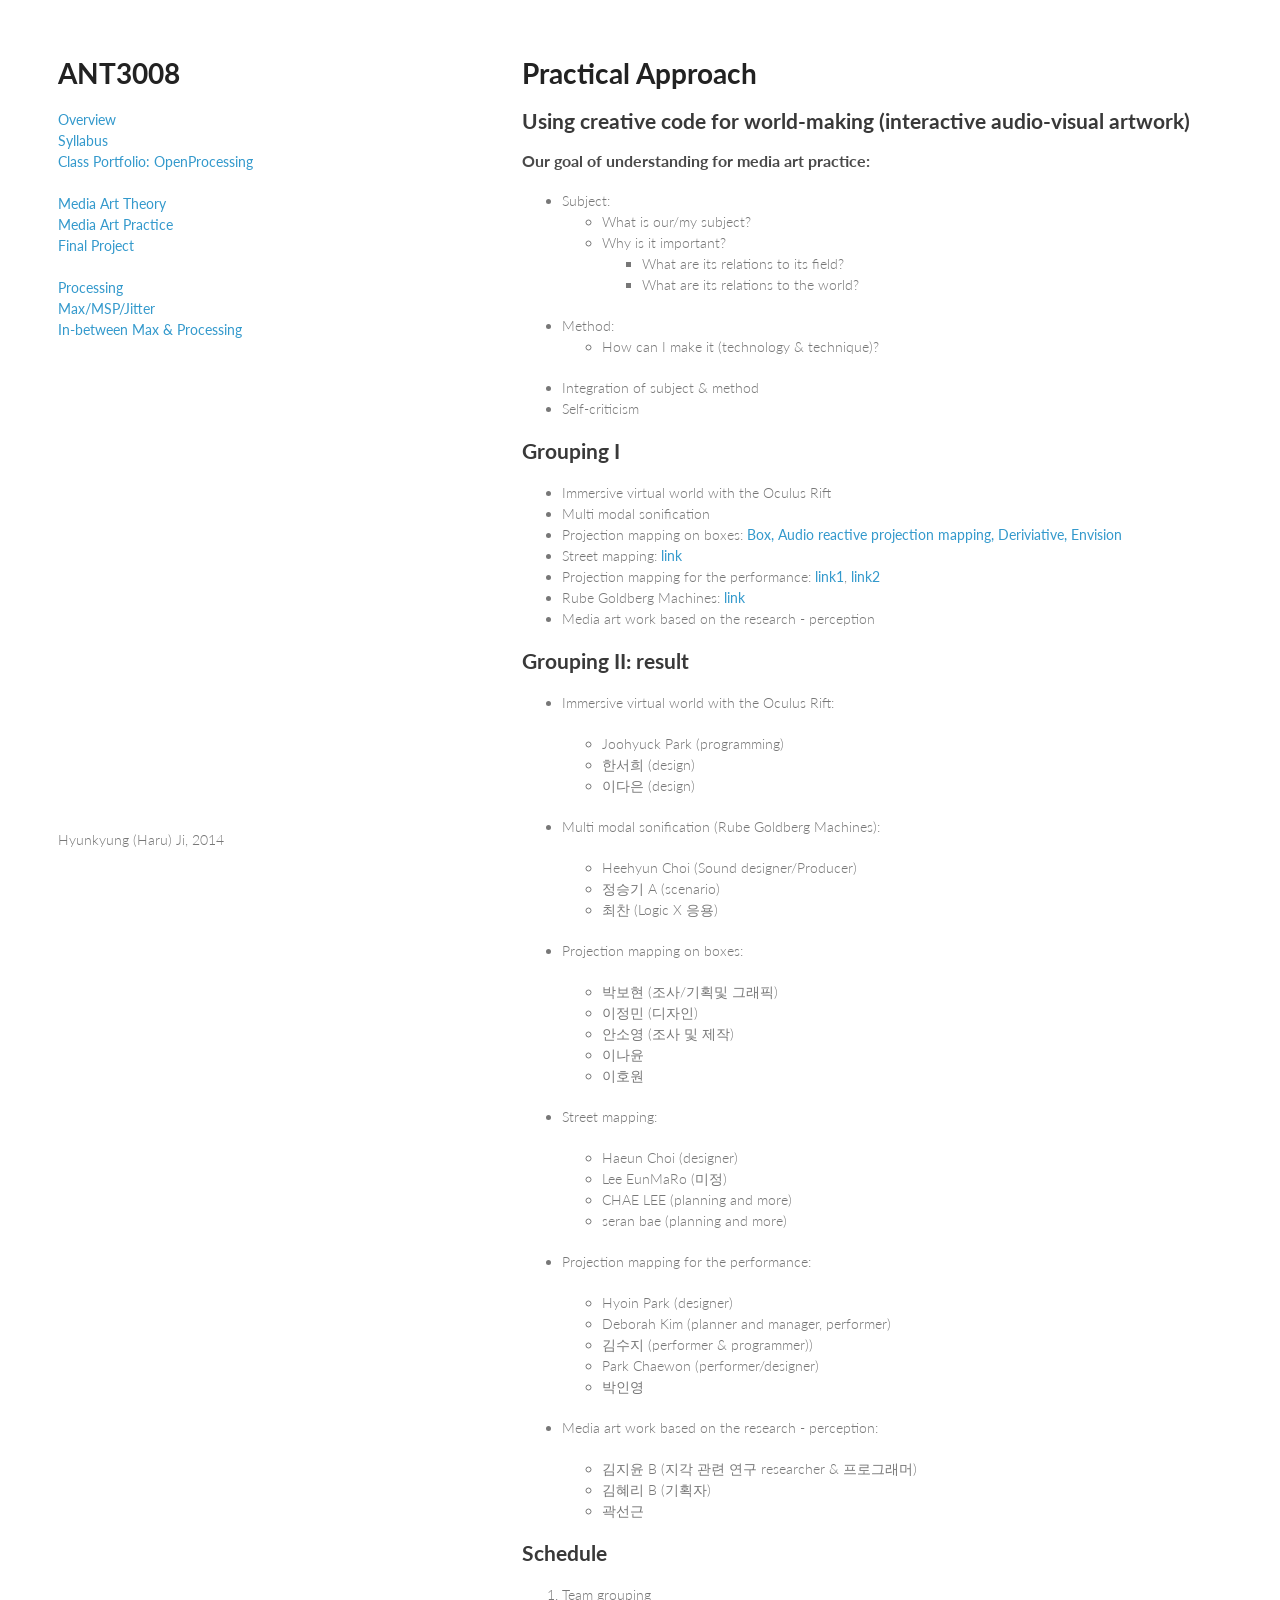
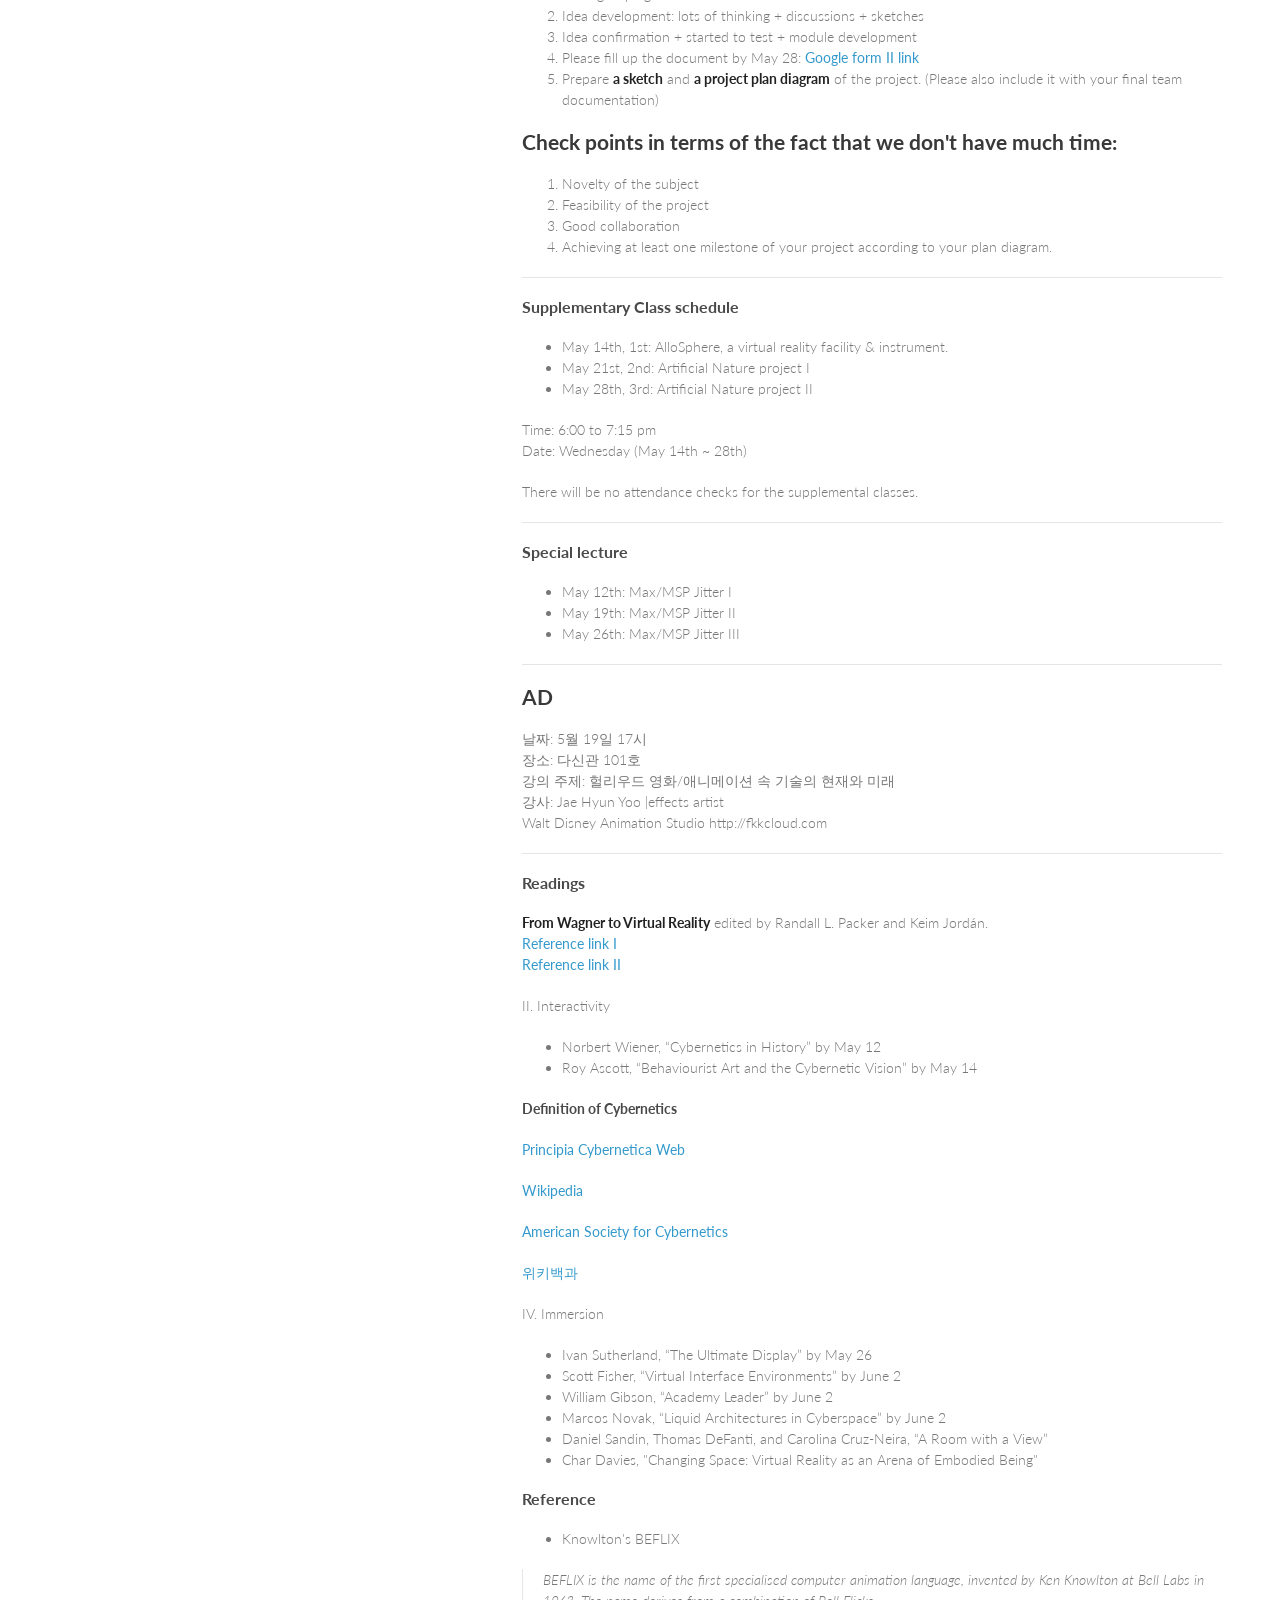
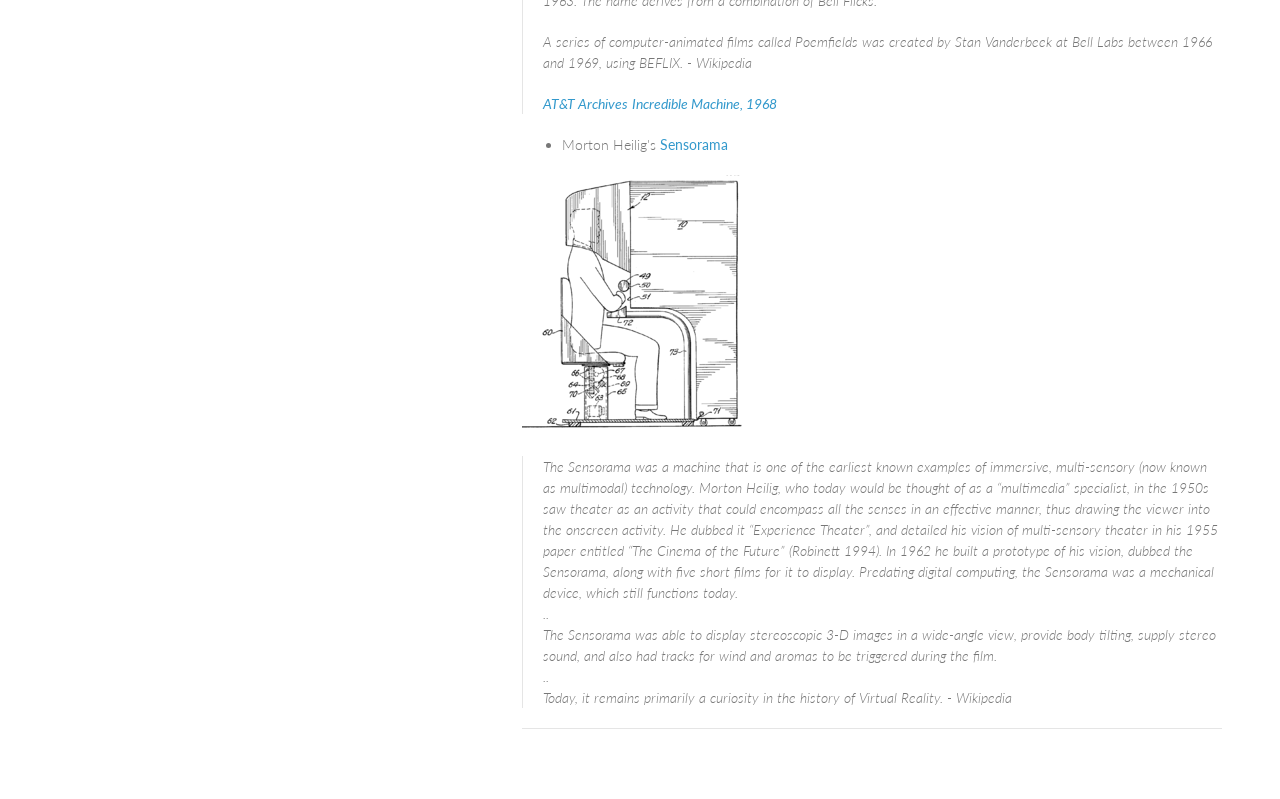
<file: practice.html>
<!DOCTYPE html>
<html>
<head>
<meta charset='utf-8'>
<title>Digital Media Art Workshop</title>
    
<link href="css/site.css" media="screen" rel="stylesheet" type="text/css" />
<link href="css/highlight.default.css" media="screen" rel="stylesheet" type="text/css" />
  
<script src="js/jquery.js"></script>
<script src="js/showdown.js" type="text/javascript"></script>

<link rel="icon" type="image/x-icon" href="favicon.ico" />
</head>
<body>
<!--
Write the markdown code below.
A guide to markdown syntax is at http://daringfireball.net/projects/markdown/
-->

<div style="display: none" id="sourcetext">

# Practical Approach  

## Using creative code for world-making (interactive audio-visual artwork)
### Our goal of understanding for media art practice:
- Subject: 
	- What is our/my subject? 
	- Why is it important? 
		- What are its relations to its field?
		- What are its relations to the world? 
- Method:
	- How can I make it (technology & technique)?
- Integration of subject & method
- Self-criticism
	 
## Grouping I
- Immersive virtual world with the Oculus Rift
- Multi modal sonification
- Projection mapping on boxes: 
[Box, ](http://createdigitalmotion.com/2013/09/box-robotically-manipulated-rectangles-become-projection-mapped-3d-illusions/)
[Audio reactive projection mapping, ](http://www.interhacktive.org/audio-reactive-projection-mapping.html) [Deriviative, ](http://www.derivative.ca/Events/2013/ProjectionAdvertising/) [Envision](http://karmajello.com/culture/art/envision-sensory-box-3d-projection-mapping.html)
- Street mapping: [link](http://www.youtube.com/watch?v=iLjdbemGNuU)
- Projection mapping for the performance: [link1](https://www.youtube.com/watch?v=sbjOMualLVs), [link2](https://www.youtube.com/watch?v=-wVq41Bi2yE)
- Rube Goldberg Machines: [link](http://mirror.enha.kr/wiki/%EA%B3%A8%EB%93%9C%EB%B2%84%EA%B7%B8%20%EC%9E%A5%EC%B9%98)
- Media art work based on the research - perception

## Grouping II: result
- Immersive virtual world with the Oculus Rift:
	- Joohyuck Park (programming)
	- 한서희 (design)
	- 이다은 (design)

- Multi modal sonification (Rube Goldberg Machines):
	- Heehyun Choi (Sound designer/Producer)
	- 정승기 A (scenario)
	- 최찬 (Logic X 응용)

- Projection mapping on boxes: 
	- 박보현 (조사/기획및 그래픽)
	- 이정민 (디자인)
	- 안소영 (조사 및 제작)
	- 이나윤
	- 이호원

- Street mapping: 
	- Haeun Choi (designer) 
	- Lee EunMaRo (미정)
	- CHAE LEE (planning and more)
	- seran bae (planning and more)
	
- Projection mapping for the performance: 
	- Hyoin Park (designer) 
	- Deborah Kim (planner and manager, performer)
	- 김수지 (performer & programmer))
	- Park Chaewon (performer/designer)
	- 박인영

- Media art work based on the research - perception:
	- 김지윤 B (지각 관련 연구 researcher & 프로그래머)
	- 김혜리 B (기획자)
	- 곽선근
	

## Schedule
1. Team grouping
2. Idea development: lots of thinking + discussions + sketches
3. Idea confirmation + started to test + module development
4. Please fill up the document by May 28:
[Google form II link](https://docs.google.com/forms/d/1Ae2RPiNOyS6xVghtI7PTqKZ5yDRkNspoeKIu2xpqg14/viewform?usp=send_form)
5. Prepare **a sketch** and **a project plan diagram** of the project. (Please also include it with your final team documentation)

## Check points in terms of the fact that we don't have much time:
1. Novelty of the subject
2. Feasibility of the project
3. Good collaboration
4. Achieving at least one milestone of your project according to your plan diagram.

----------------------------------

### Supplementary Class schedule
- May 14th, 1st: AlloSphere, a virtual reality facility & instrument.
- May 21st, 2nd: Artificial Nature project I
- May 28th, 3rd: Artificial Nature project II

Time: 6:00 to 7:15 pm    
Date: Wednesday (May 14th ~ 28th)     
 
There will be no attendance checks for the supplemental classes.

----------------------------------
### Special lecture
- May 12th: Max/MSP Jitter I
- May 19th: Max/MSP Jitter II
- May 26th: Max/MSP Jitter III

----------------------------------
## AD

날짜: 5월 19일 17시    
장소: 다신관 101호    
강의 주제: 헐리우드 영화/애니메이션 속 기술의 현재와 미래    
강사: Jae Hyun Yoo |effects artist    
Walt Disney Animation Studio
http://fkkcloud.com

----------------------------------

### Readings
**From Wagner to Virtual Reality** edited by Randall L. Packer and Keim Jordán.    
[Reference link I](http://www.w2vr.com/timeline/Wagner.html#WagnerText)    
[Reference link II](http://cs.wellesley.edu/~cs215/Lectures/L00-HistoryHypermedia/www.artmuseum.net_w2vr.pdf)    

II. Interactivity

- Norbert Wiener, “Cybernetics in History” by May 12
- Roy Ascott, “Behaviourist Art and the Cybernetic Vision” by May 14

#### Definition of Cybernetics
[Principia Cybernetica Web](http://pespmc1.vub.ac.be/CYBSWHAT.html)    

[Wikipedia](http://en.wikipedia.org/wiki/Cybernetics)

[American Society for Cybernetics](http://www.gwu.edu/~asc/cyber_definition.html)

[위키백과](http://ko.wikipedia.org/wiki/%EC%82%AC%EC%9D%B4%EB%B2%84%EB%84%A4%ED%8B%B1%EC%8A%A4)


IV. Immersion

- Ivan Sutherland, “The Ultimate Display” by May 26
- Scott Fisher, “Virtual Interface Environments” by June 2
- William Gibson, “Academy Leader” by June 2
- Marcos Novak, “Liquid Architectures in Cyberspace” by June 2
- Daniel Sandin, Thomas DeFanti, and Carolina Cruz-Neira, “A Room with a View”
- Char Davies, "Changing Space: Virtual Reality as an Arena of Embodied Being"

### Reference
- Knowlton's BEFLIX

>BEFLIX is the name of the first specialised computer animation language, invented by Ken Knowlton at Bell Labs in 1963. The name derives from a combination of Bell Flicks.

>A series of computer-animated films called Poemfields was created by Stan Vanderbeek at Bell Labs between 1966 and 1969, using BEFLIX. - Wikipedia

>[AT&T Archives](http://techchannel.att.com/play-video.cfm/2012/8/13/AT&T-Archives-Poem-Field-2)
>[Incredible Machine, 1968](http://www.youtube.com/watch?v=_iiQtdXMnBg)  

- Morton Heilig's [Sensorama](http://www.youtube.com/watch?v=vSINEBZNCks) 

![re02](img/220px-Sensorama_patent_fig5.png)  

>The Sensorama was a machine that is one of the earliest known examples of immersive, multi-sensory (now known as multimodal) technology. Morton Heilig, who today would be thought of as a “multimedia” specialist, in the 1950s saw theater as an activity that could encompass all the senses in an effective manner, thus drawing the viewer into the onscreen activity. He dubbed it “Experience Theater”, and detailed his vision of multi-sensory theater in his 1955 paper entitled “The Cinema of the Future” (Robinett 1994). In 1962 he built a prototype of his vision, dubbed the Sensorama, along with five short films for it to display. Predating digital computing, the Sensorama was a mechanical device, which still functions today.    
>..    
>The Sensorama was able to display stereoscopic 3-D images in a wide-angle view, provide body tilting, supply stereo sound, and also had tracks for wind and aromas to be triggered during the film.    
>..    
>Today, it remains primarily a curiosity in the history of Virtual Reality. - Wikipedia

-----------------------
</div>
<div id="wrapper">
	
	<div class="header">
		
		<h1>ANT3008</h1>		
		<a href="index.html">Overview</a><br/>
		<a href="2014_dmaworkshop.pdf">Syllabus</a><br/>
		<a href=http://www.openprocessing.org/classroom/3620>Class Portfolio: OpenProcessing</a>
		<br/><br/>
		<a href="theory.html">Media Art Theory</a><br/>
		<a href="practice.html">Media Art Practice</a><br/>		
		<a href="project.html">Final Project</a><br/><br/>
		
		<a href="processing.html">Processing</a><br/>
		<a href="max.html">Max/MSP/Jitter</a><br/>
		<a href="maxprocessing.html">In-between Max & Processing</a><br/>
		<br/>
		<!--	<a href="max.html">Max/MSP/Jitter</a><br/>  -->
	</div>
	<div class="section">
		<script type="text/javascript">
		//var converter = new Markdown.Converter();
		var converter = new Showdown.converter();
		document.write(converter.makeHtml($('#sourcetext').text()));
		</script>
	</div>
	
	<div class="footer">Hyunkyung (Haru) Ji, 2014</div>
	
</div>
</body>
</html>
</file>
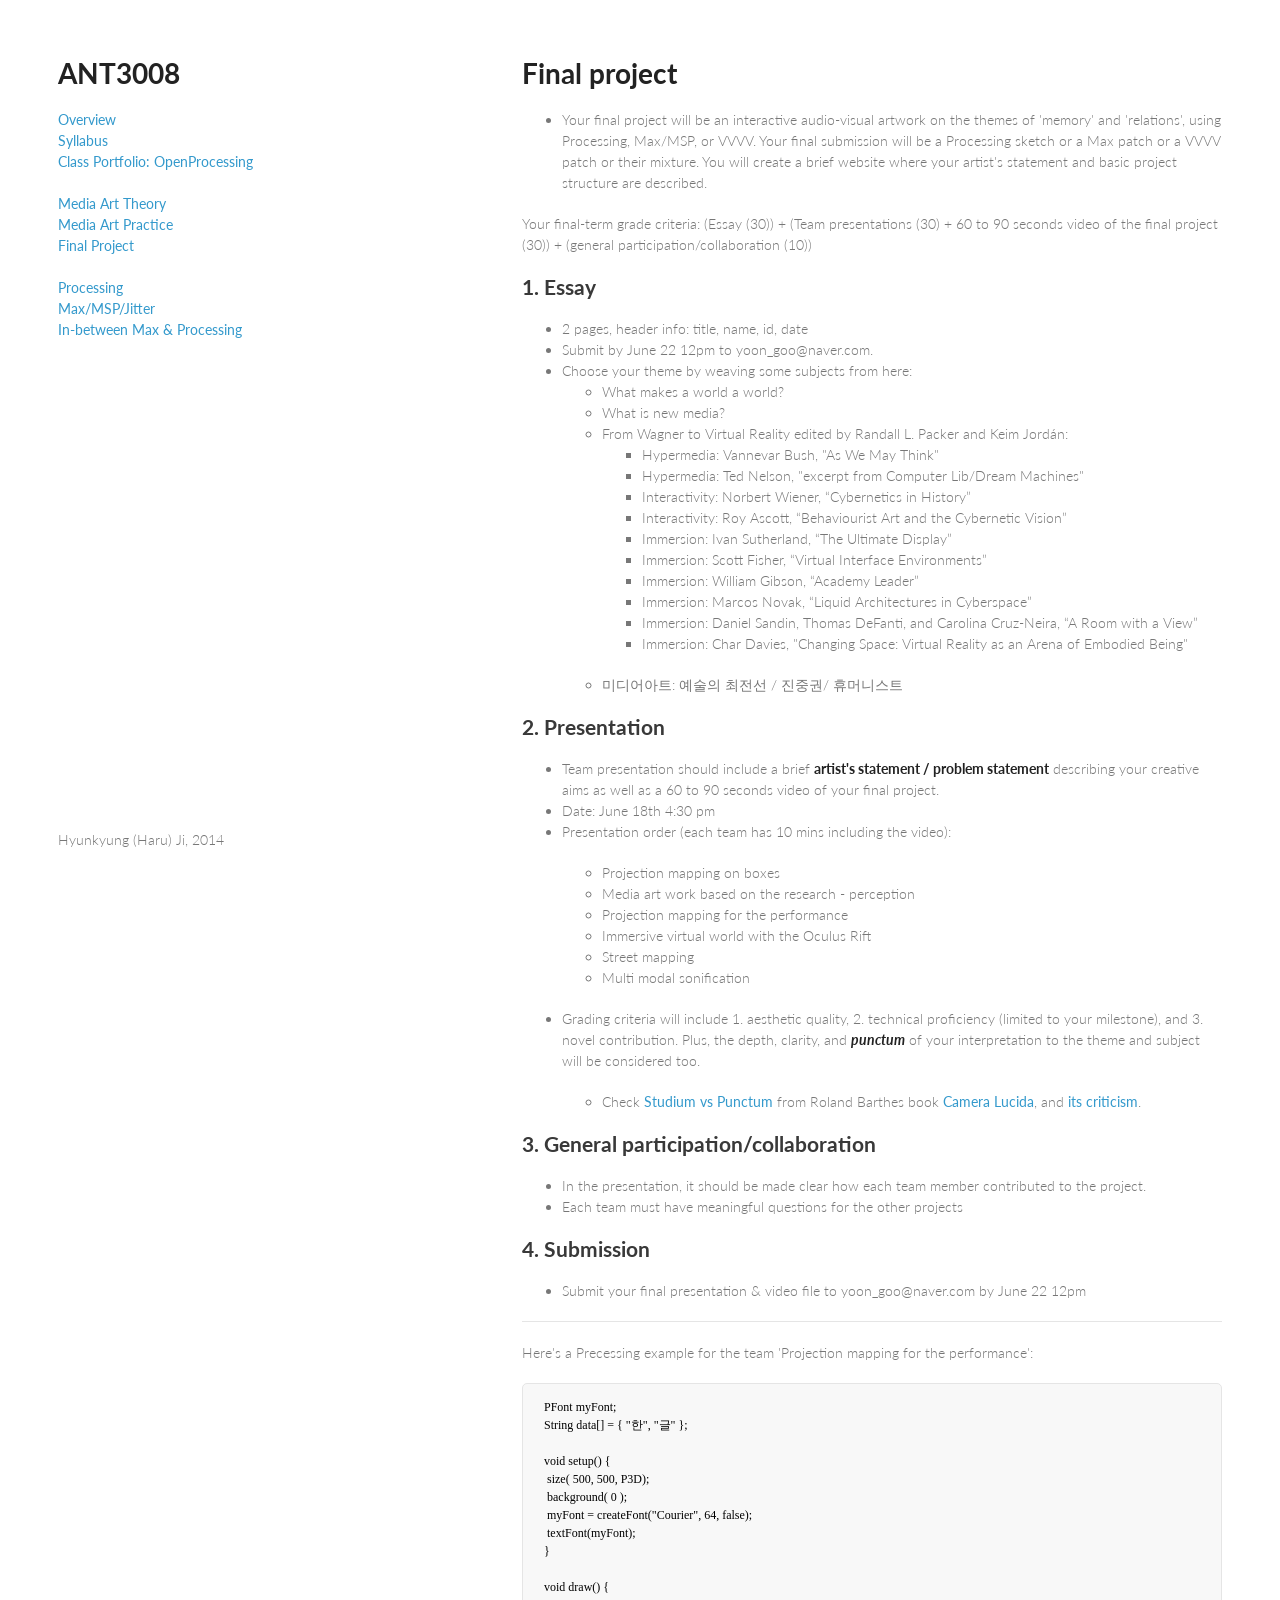
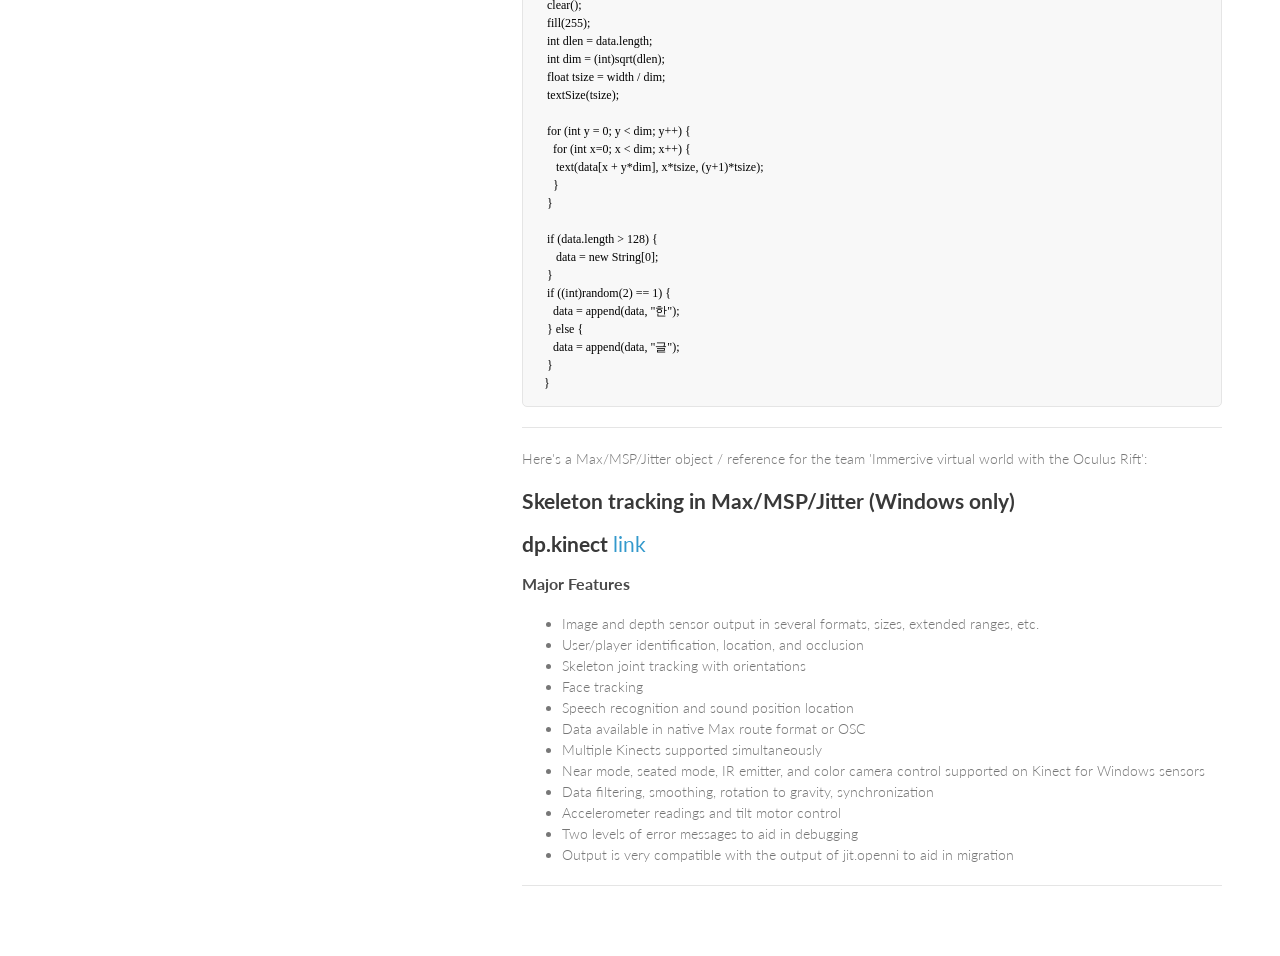
<file: project.html>
<!DOCTYPE html>
<html>
<head>
<meta charset='utf-8'>
<title>Digital Media Art Workshop</title>
    
<link href="css/site.css" media="screen" rel="stylesheet" type="text/css" />
<link href="css/highlight.default.css" media="screen" rel="stylesheet" type="text/css" />
  
<script src="js/jquery.js"></script>
<script src="js/showdown.js" type="text/javascript"></script>

<link rel="icon" type="image/x-icon" href="favicon.ico" />
</head>
<body>
<!--
Write the markdown code below.
A guide to markdown syntax is at http://daringfireball.net/projects/markdown/
-->

<div style="display: none" id="sourcetext">


# Final project 
- Your final project will be an interactive audio-visual artwork on the themes of 'memory' and 'relations', using Processing, Max/MSP, or VVVV. Your final submission will be a Processing sketch or a Max patch or a VVVV patch or their mixture. You will create a brief website where your artist's statement and basic project structure are described. 

Your final-term grade criteria: (Essay (30)) + (Team presentations (30) + 60 to 90 seconds video of the final project (30)) + (general participation/collaboration (10))

## 1. Essay 
- 2 pages, header info: title, name, id, date
- Submit by June 22 12pm to yoon\_goo@naver.com.
- Choose your theme by weaving some subjects from here:
	- What makes a world a world? 
	- What is new media?
	- From Wagner to Virtual Reality edited by Randall L. Packer and Keim Jordán:
		- Hypermedia: Vannevar Bush, "As We May Think"
		- Hypermedia: Ted Nelson, "excerpt from Computer Lib/Dream Machines"
		- Interactivity: Norbert Wiener, “Cybernetics in History” 
	    - Interactivity: Roy Ascott, “Behaviourist Art and the Cybernetic Vision”
	    - Immersion: Ivan Sutherland, “The Ultimate Display”
	    - Immersion: Scott Fisher, “Virtual Interface Environments”	    
	    - Immersion: William Gibson, “Academy Leader”
	    - Immersion: Marcos Novak, “Liquid Architectures in Cyberspace”	    
	    - Immersion: Daniel Sandin, Thomas DeFanti, and Carolina Cruz-Neira, “A Room with a View”	
	    - Immersion: Char Davies, "Changing Space: Virtual Reality as an Arena of Embodied Being"    
	- 미디어아트: 예술의 최전선 / 진중권/ 휴머니스트
	
## 2. Presentation
- Team presentation should include a brief **artist's statement / problem statement** describing your creative aims as well as a 60 to 90 seconds video of your final project.	
- Date: June 18th 4:30 pm
- Presentation order (each team has 10 mins including the video):
	- Projection mapping on boxes
	- Media art work based on the research - perception
	- Projection mapping for the performance
	- Immersive virtual world with the Oculus Rift	
	- Street mapping
	- Multi modal sonification

- Grading criteria will include 1. aesthetic quality, 2. technical proficiency (limited to your milestone), and 3. novel contribution. Plus, the depth, clarity, and ***punctum*** of your interpretation to the theme and subject will be considered too.
	- Check [Studium vs Punctum](http://visualexploration-sophierabey.blogspot.kr/2012/04/studium-vs-punctum.html) from Roland Barthes book [Camera Lucida](http://en.wikipedia.org/wiki/Camera_Lucida_(book)), and [its criticism](http://anthropovisuality.wordpress.com/2013/02/02/shut-up-barthes/).
	
## 3. General participation/collaboration	
- In the presentation, it should be made clear how each team member contributed to the project.
- Each team must have meaningful questions for the other projects 

## 4. Submission	
- Submit your final presentation & video file to yoon\_goo@naver.com by June 22 12pm 

-----------------------


Here's a Precessing example for the team 'Projection mapping for the performance':

```java
PFont myFont;
String data[] = { "한", "글" };

void setup() {
 size( 500, 500, P3D);
 background( 0 );
 myFont = createFont("Courier", 64, false);
 textFont(myFont);
}

void draw() {
 clear();
 fill(255);
 int dlen = data.length;
 int dim = (int)sqrt(dlen);
 float tsize = width / dim;
 textSize(tsize);

 for (int y = 0; y < dim; y++) {
   for (int x=0; x < dim; x++) {
    text(data[x + y*dim], x*tsize, (y+1)*tsize); 
   }
 }

 if (data.length > 128) {
    data = new String[0];
 }
 if ((int)random(2) == 1) {
   data = append(data, "한");
 } else {
   data = append(data, "글");
 }
}
```

-----------------------


Here's a Max/MSP/Jitter object / reference for the team 'Immersive virtual world with the Oculus Rift':

## Skeleton tracking in Max/MSP/Jitter (Windows only)

## dp.kinect [link](https://github.com/diablodale/dp.kinect/wiki)
### Major Features
- Image and depth sensor output in several formats, sizes, extended ranges, etc.
- User/player identification, location, and occlusion
- Skeleton joint tracking with orientations
- Face tracking
- Speech recognition and sound position location
- Data available in native Max route format or OSC
- Multiple Kinects supported simultaneously
- Near mode, seated mode, IR emitter, and color camera control supported on Kinect for Windows sensors
- Data filtering, smoothing, rotation to gravity, synchronization
- Accelerometer readings and tilt motor control
- Two levels of error messages to aid in debugging
- Output is very compatible with the output of jit.openni to aid in migration

-----------------------


</div>
<div id="wrapper">
	
	<div class="header">
		
		<h1>ANT3008</h1>		
		<a href="index.html">Overview</a><br/>
		<a href="2014_dmaworkshop.pdf">Syllabus</a><br/>
		<a href=http://www.openprocessing.org/classroom/3620>Class Portfolio: OpenProcessing</a>
		<br/><br/>
		<a href="theory.html">Media Art Theory</a><br/>
		<a href="practice.html">Media Art Practice</a><br/>		
		<a href="project.html">Final Project</a><br/><br/>
		
		<a href="processing.html">Processing</a><br/>
		<a href="max.html">Max/MSP/Jitter</a><br/>
		<a href="maxprocessing.html">In-between Max & Processing</a><br/>
		<br/>
		<!--	<a href="max.html">Max/MSP/Jitter</a><br/>  -->
	</div>
	<div class="section">
		<script type="text/javascript">
		//var converter = new Markdown.Converter();
		var converter = new Showdown.converter();
		document.write(converter.makeHtml($('#sourcetext').text()));
		</script>
	</div>
	
	<div class="footer">Hyunkyung (Haru) Ji, 2014</div>
	
</div>
</body>
</html>
</file>
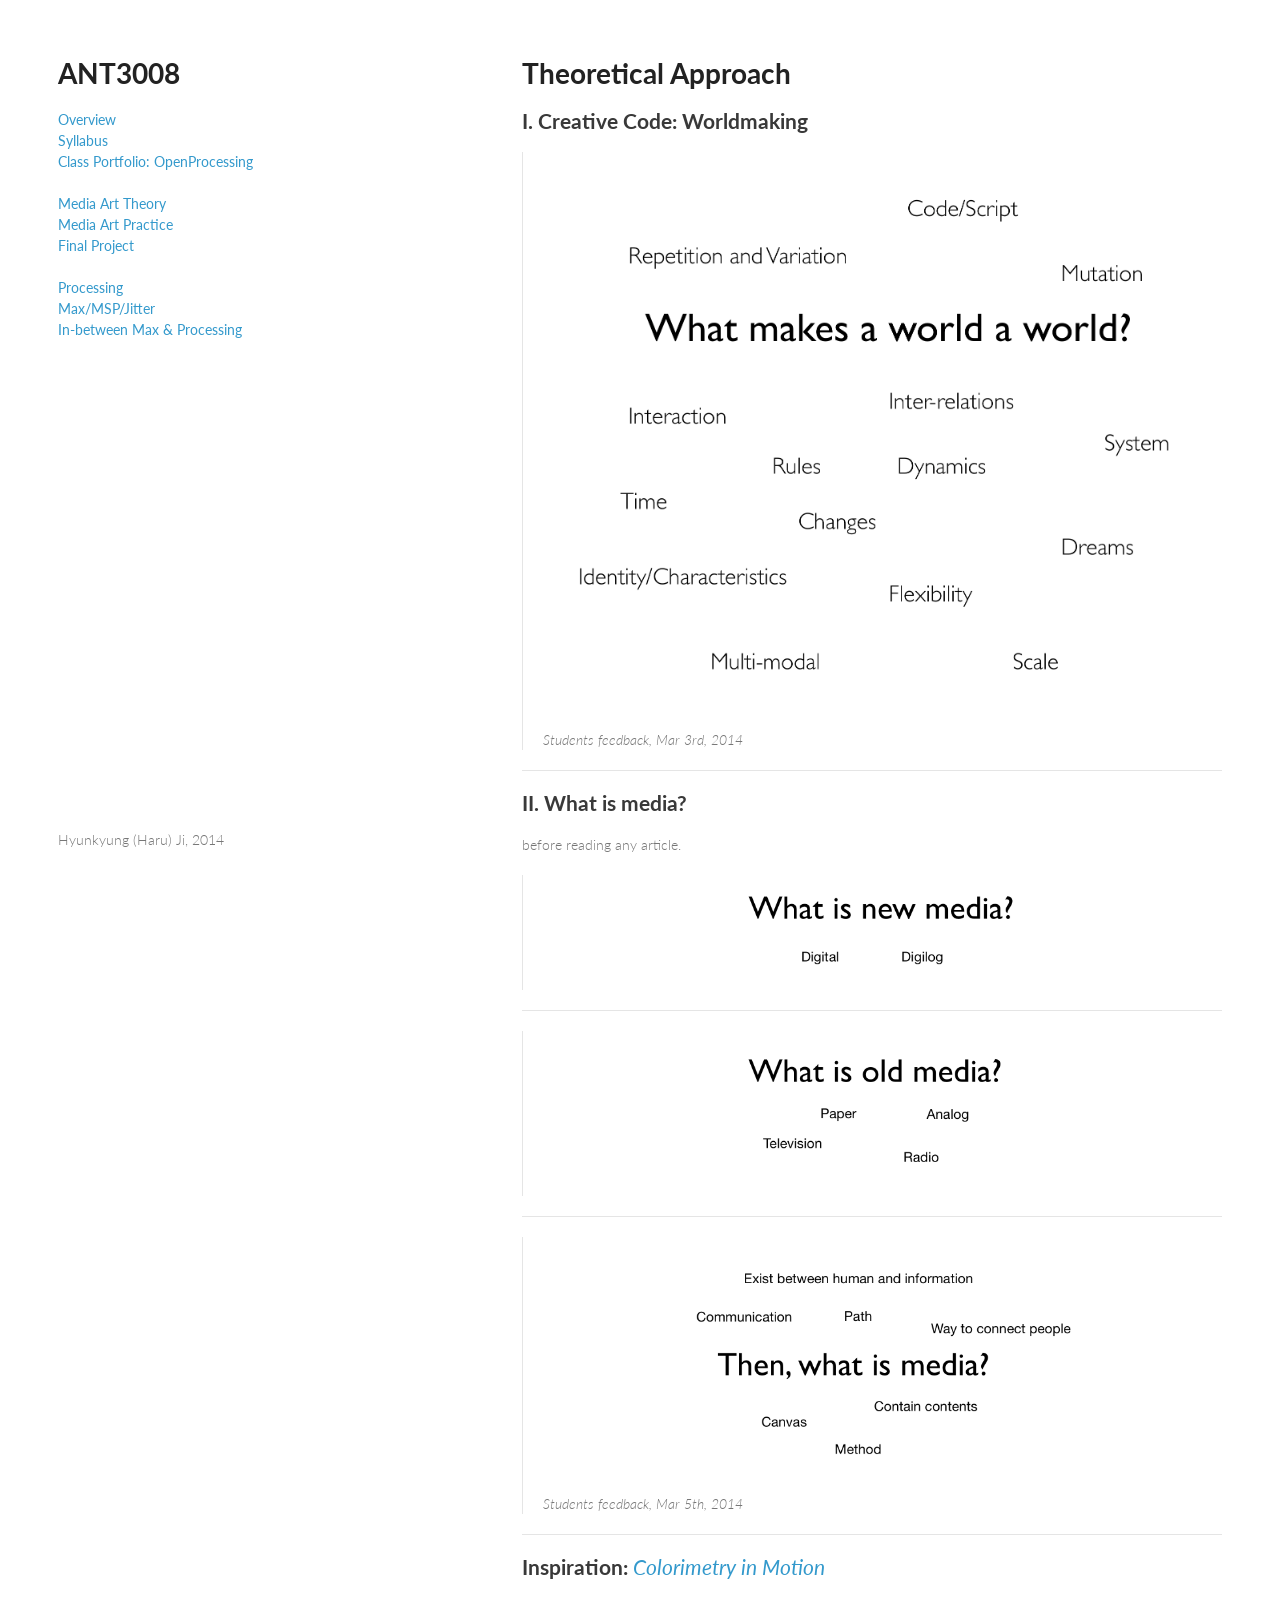
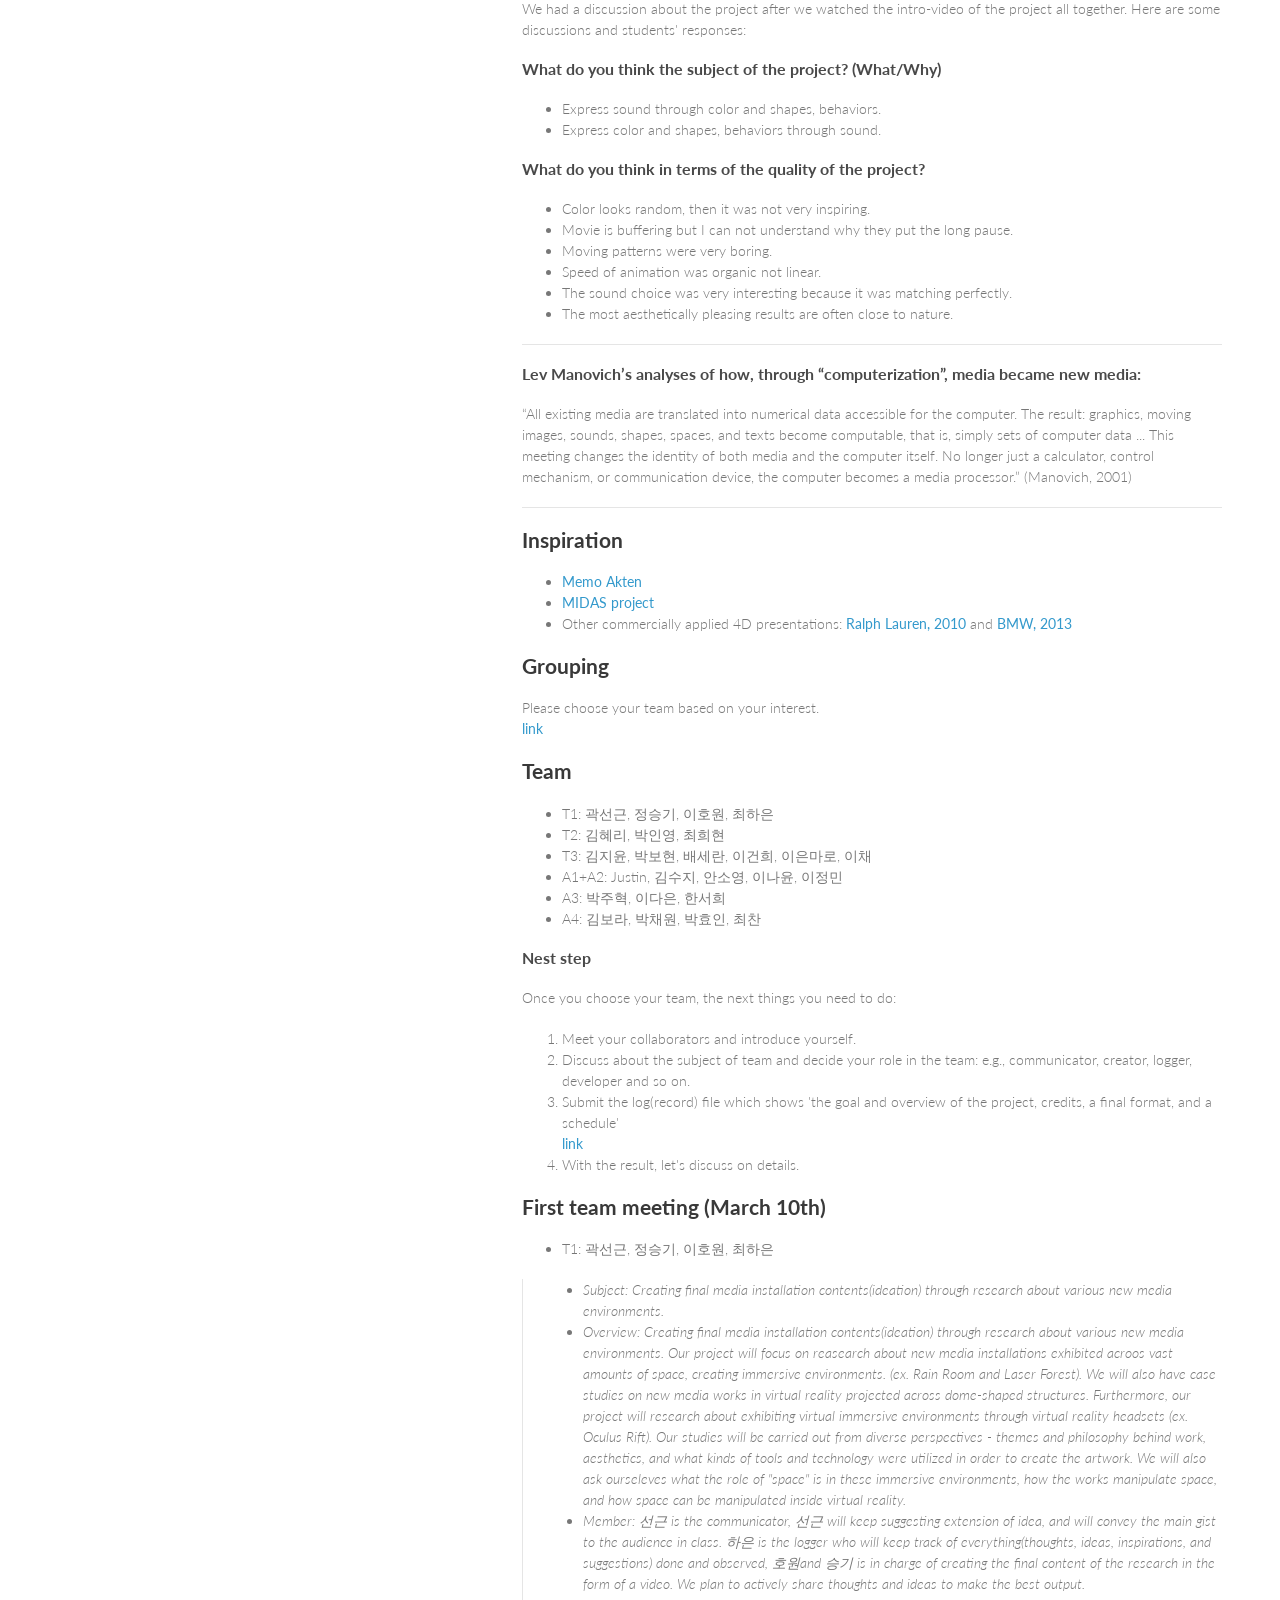
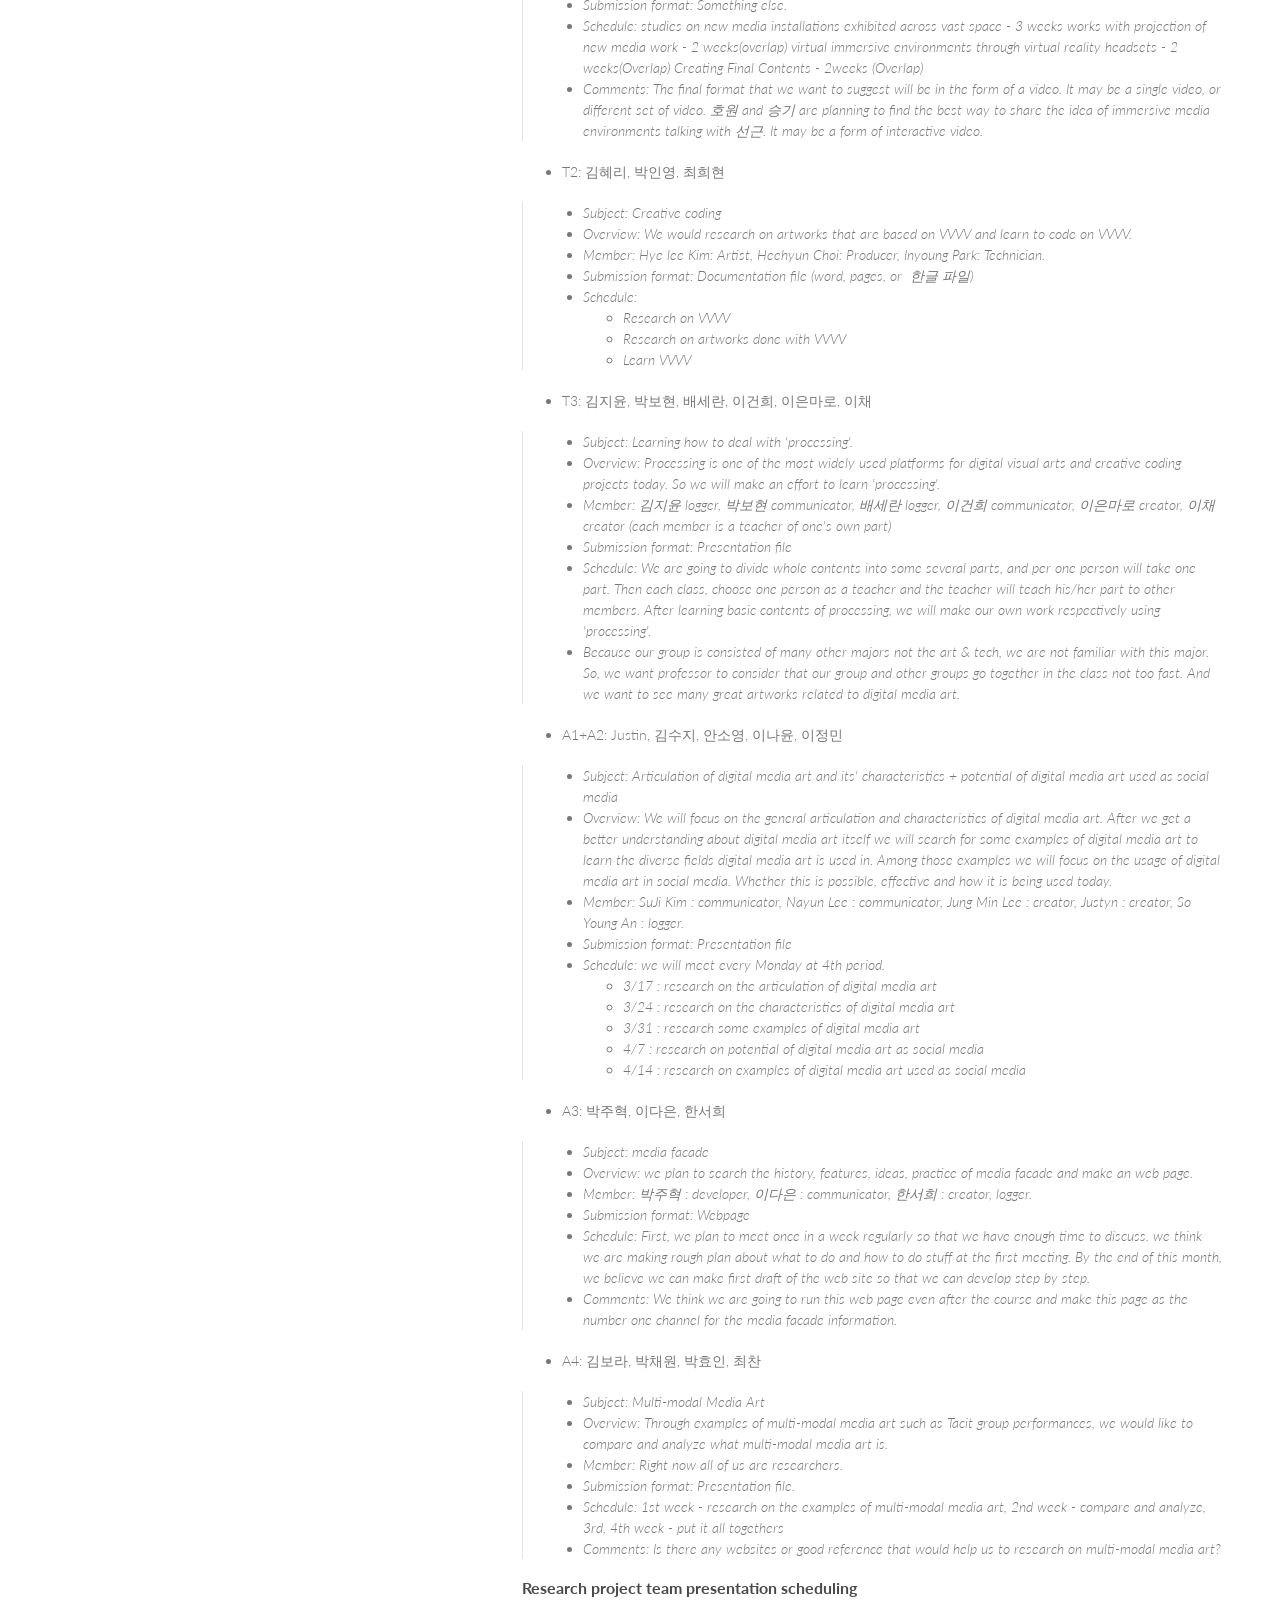
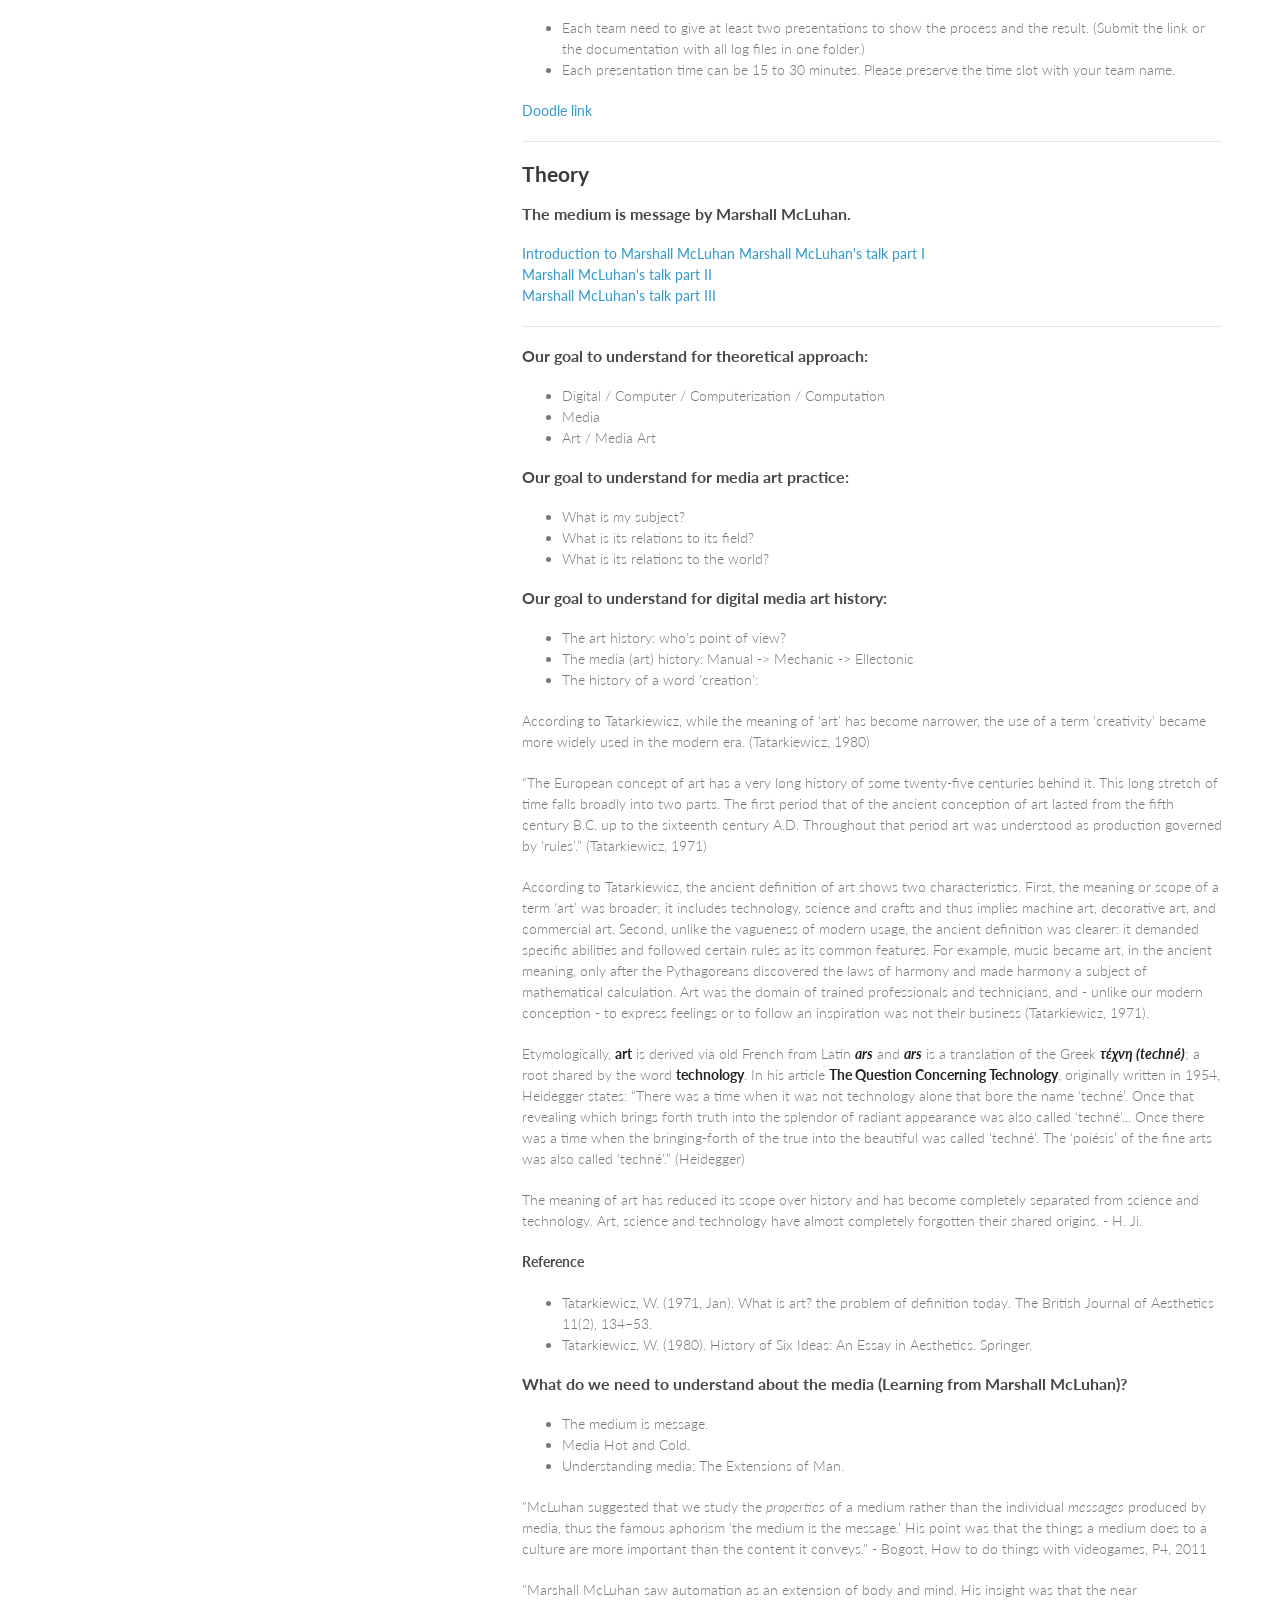
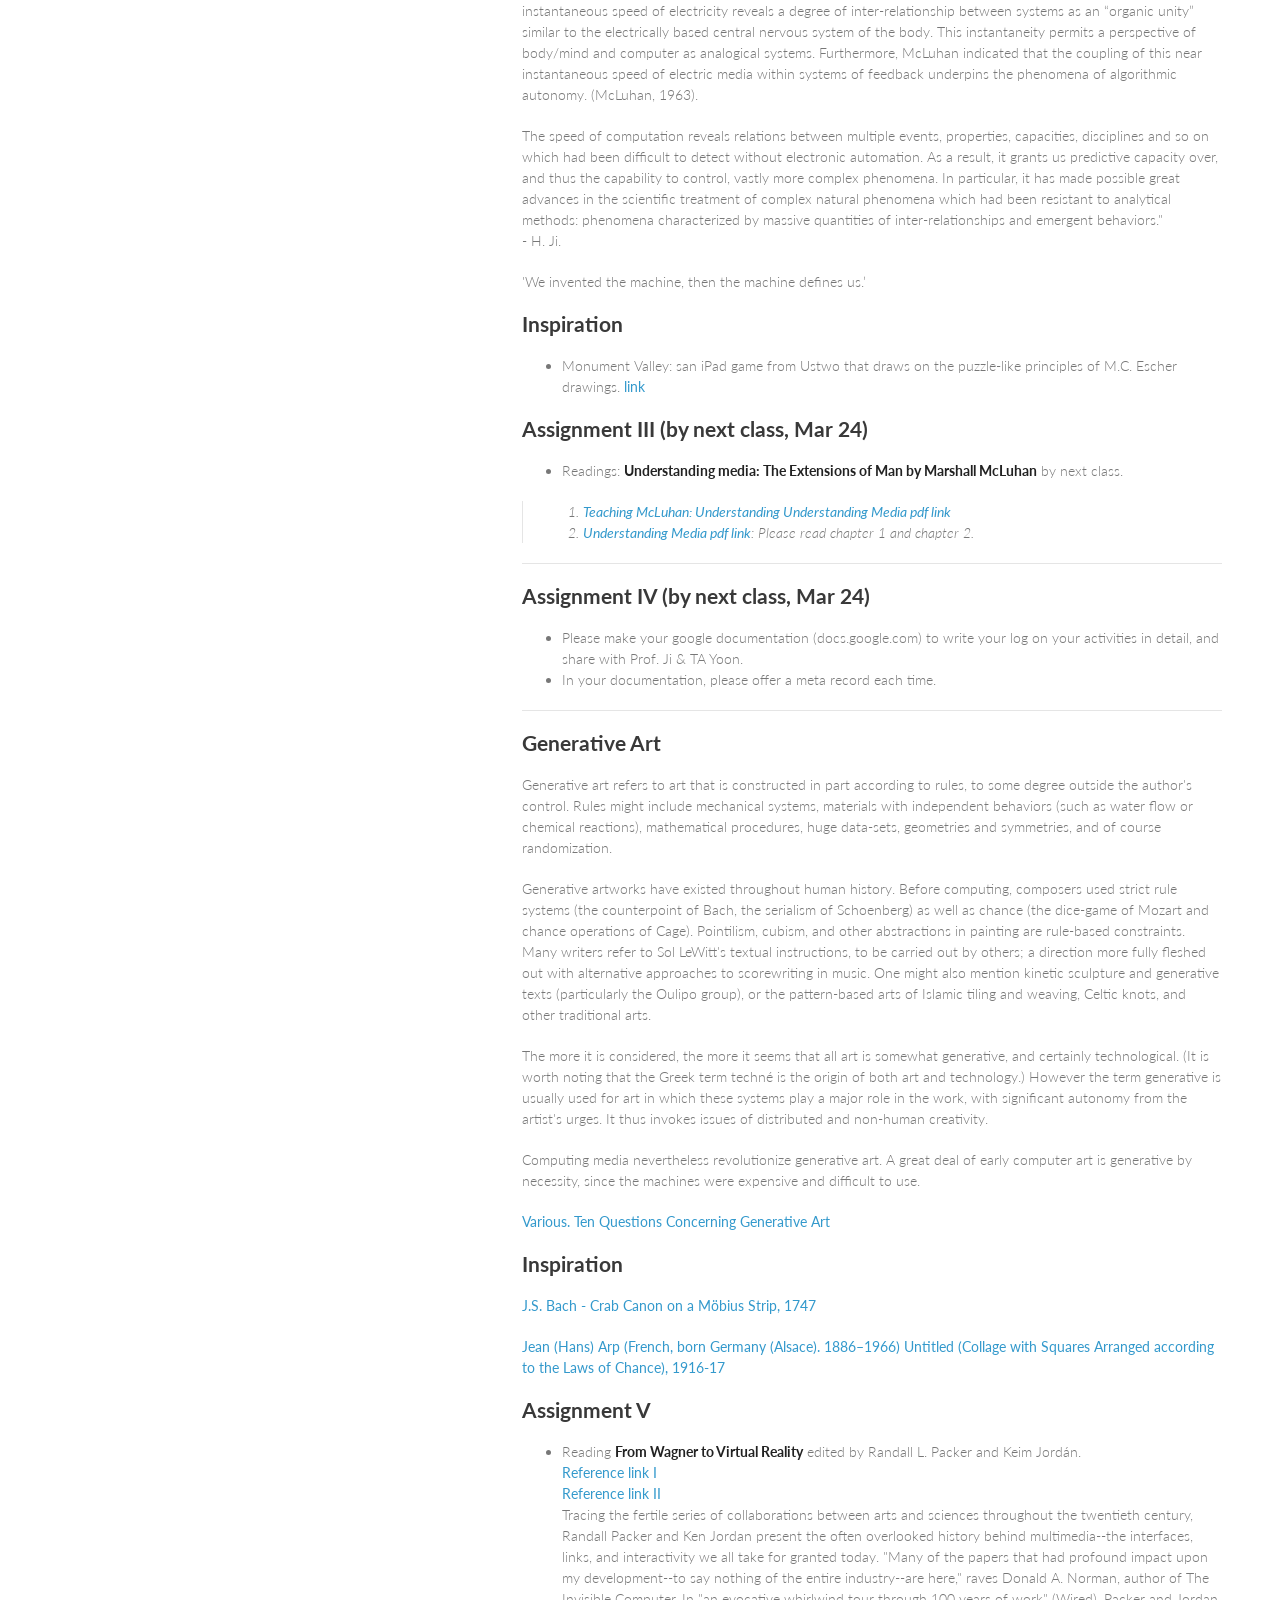
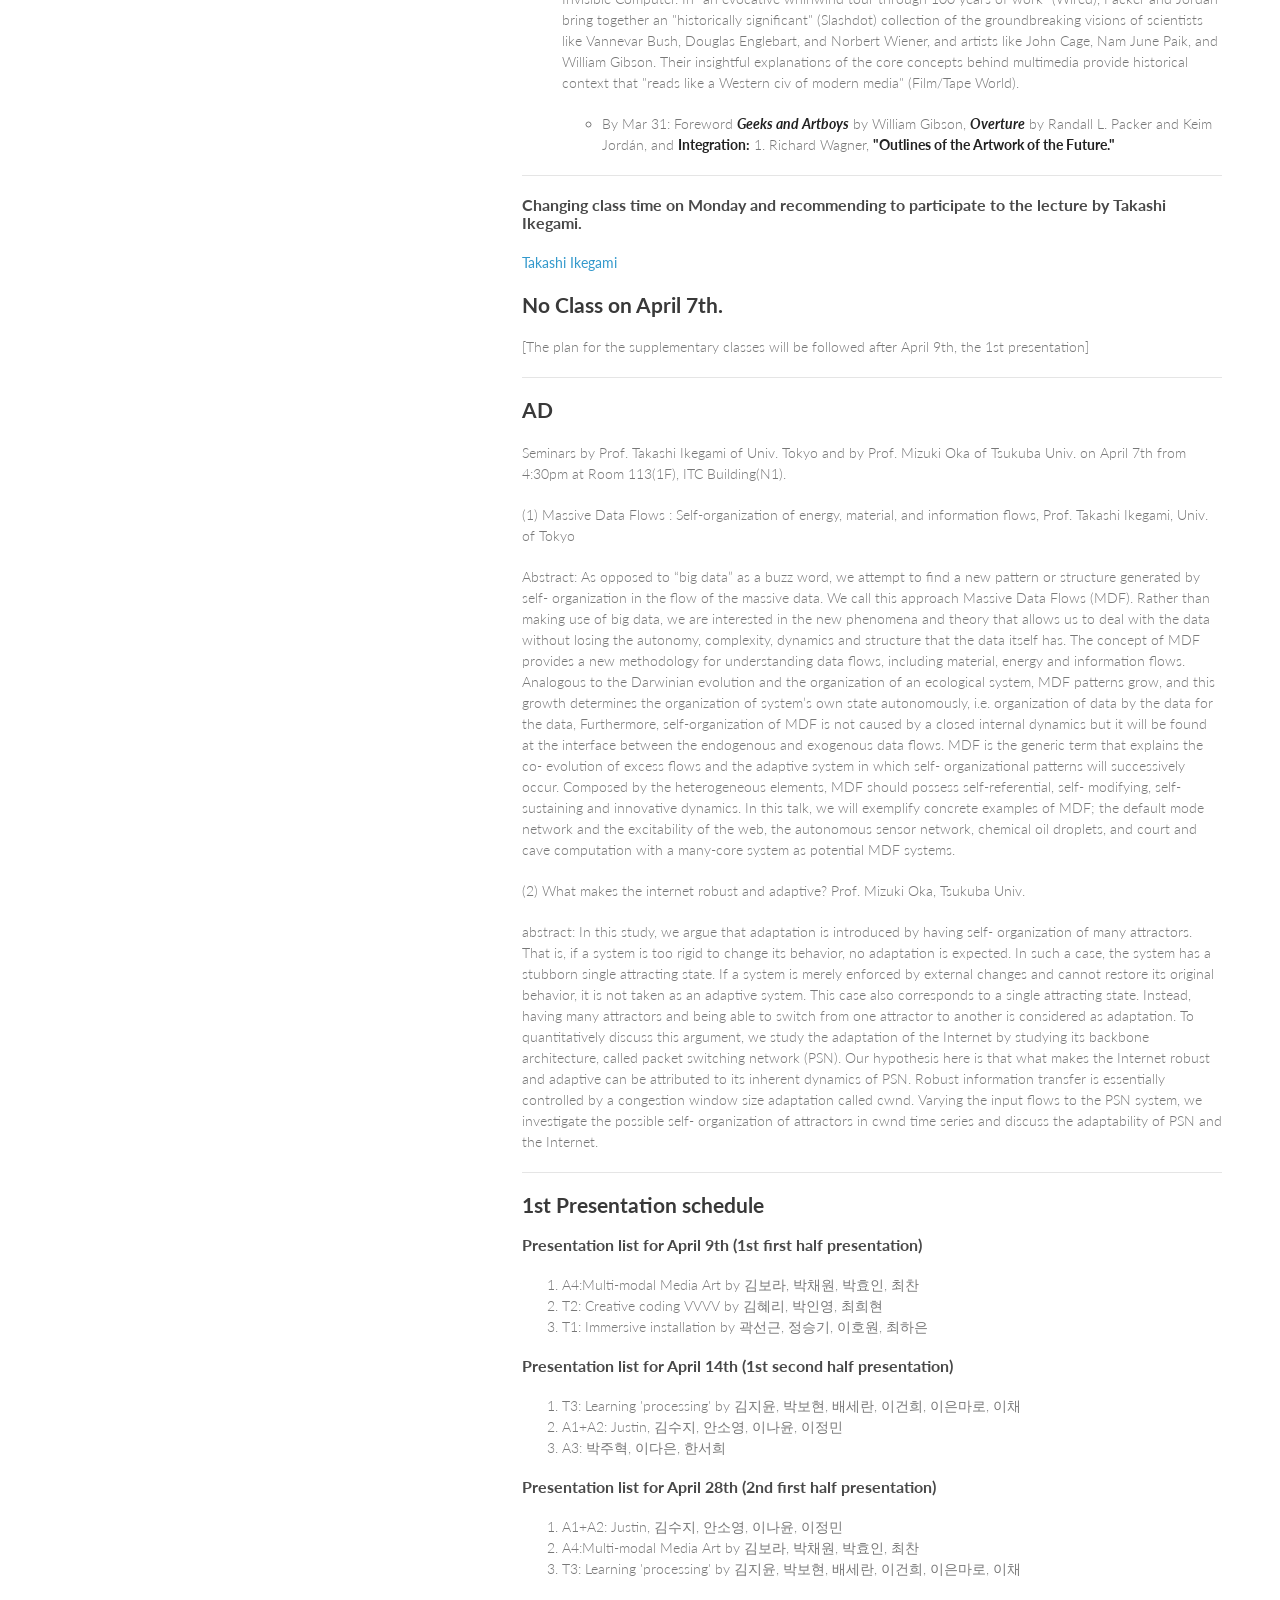
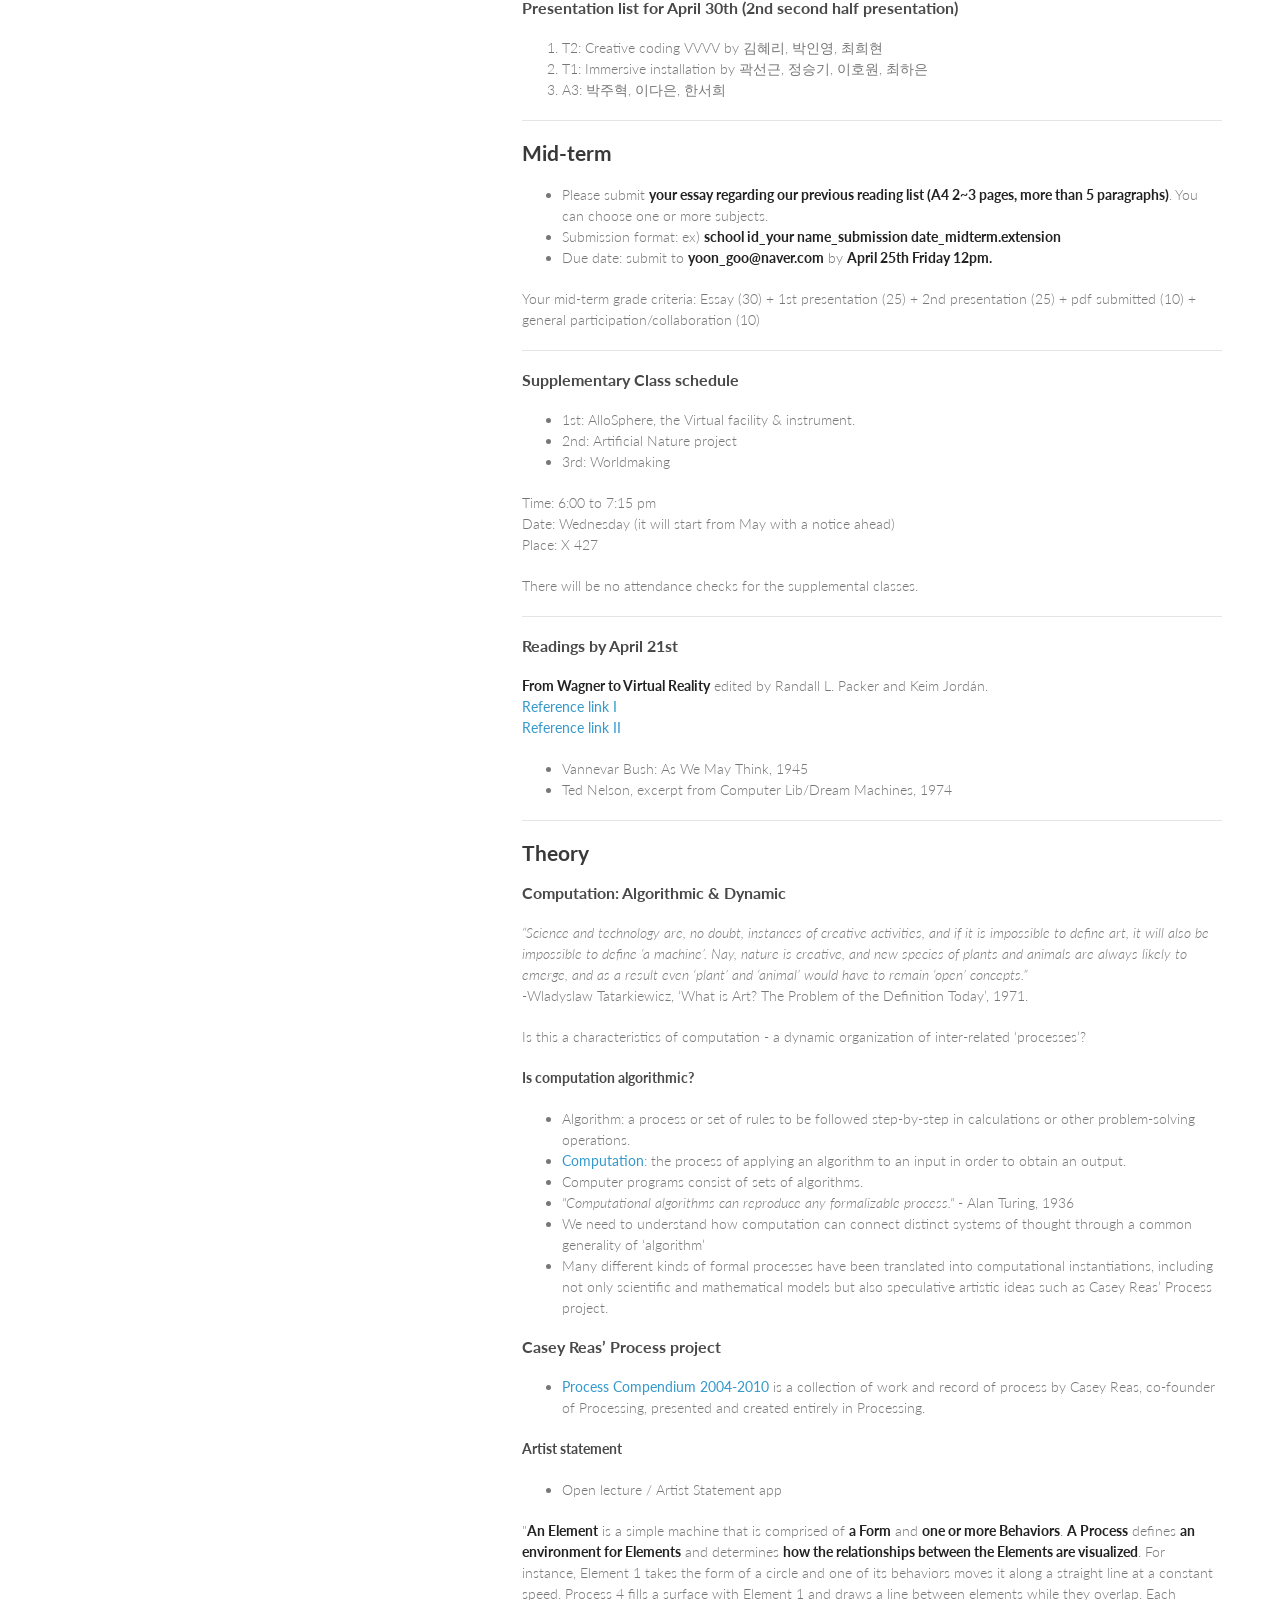
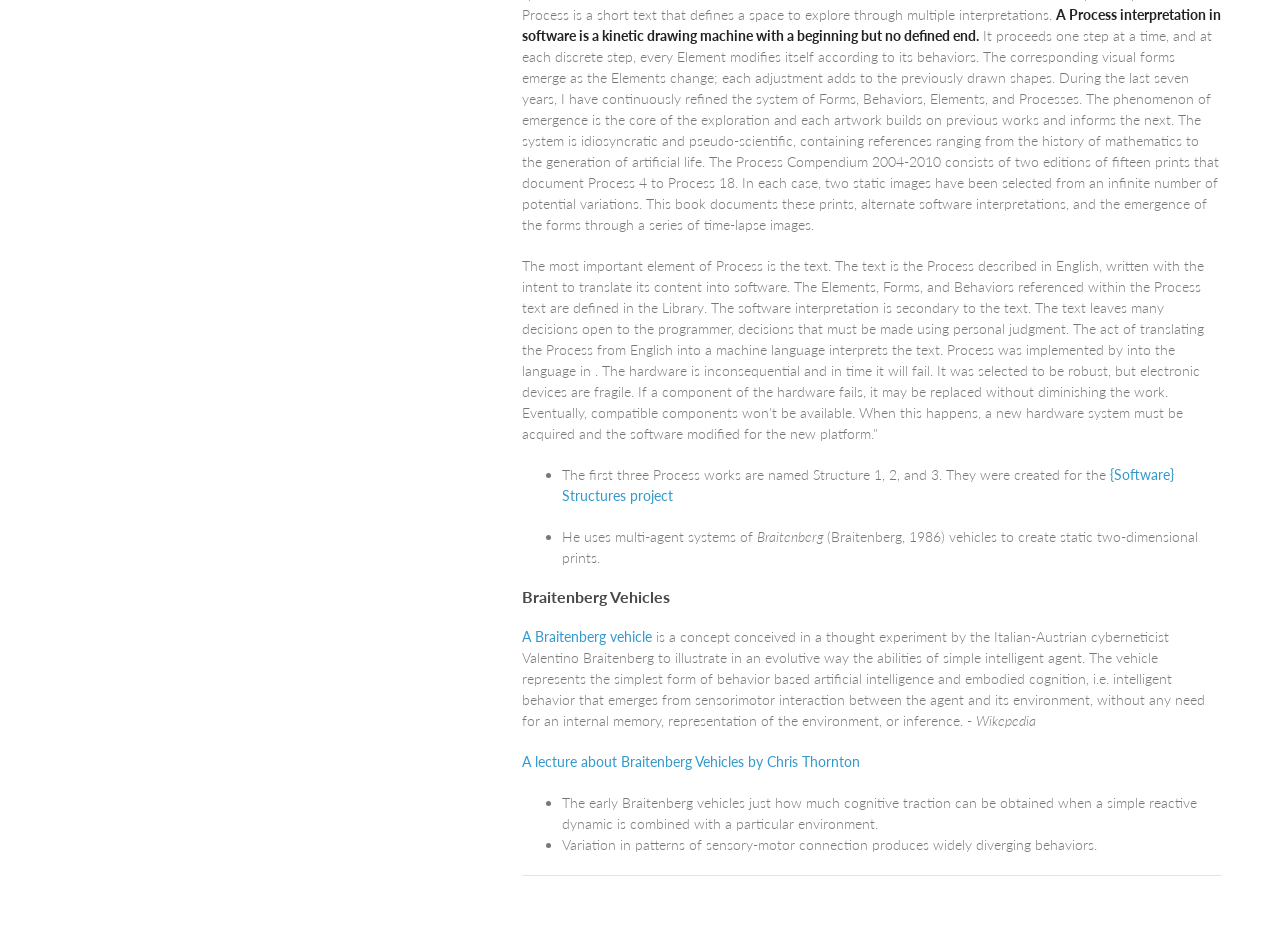
<file: theory.html>
<!DOCTYPE html>
<html>
<head>
<meta charset='utf-8'>
<title>Digital Media Art Workshop</title>
    
<link href="css/site.css" media="screen" rel="stylesheet" type="text/css" />
<link href="css/highlight.default.css" media="screen" rel="stylesheet" type="text/css" />
  
<script src="js/jquery.js"></script>
<script src="js/showdown.js" type="text/javascript"></script>

<link rel="icon" type="image/x-icon" href="favicon.ico" />
</head>
<body>
<!--
Write the markdown code below.
A guide to markdown syntax is at http://daringfireball.net/projects/markdown/
-->

<div style="display: none" id="sourcetext">

# Theoretical Approach  

## I. Creative Code: Worldmaking 
>![wm01](img/world.png)
Students feedback, Mar 3rd, 2014

-----------------

## II. What is media? 
before reading any article.
>![nm01](img/nmedia.png)   

----------------------- 

>![nm02](img/oldmedia.png)    

-----------------------

>![nm02](img/media.png)    
Students feedback, Mar 5th, 2014

-----------------------

## Inspiration: [*Colorimetry in Motion*](http://www.creativeapplications.net/processing/colorimetry-in-motion-study-of-colour-by-nicolas-menard/)
We had a discussion about the project after we watched the intro-video of the project all together.
Here are some discussions and students' responses: 
### What do you think the subject of the project? (What/Why)
- Express sound through color and shapes, behaviors.
- Express color and shapes, behaviors through sound.
### What do you think in terms of the quality of the project?
- Color looks random, then it was not very inspiring.
- Movie is buffering but I can not understand why they put the long pause.
- Moving patterns were very boring.
- Speed of animation was organic not linear.
- The sound choice was very interesting because it was matching perfectly.
- The most aesthetically pleasing results are often close to nature.

-----------------------


### Lev Manovich’s analyses of how, through “computerization”, media became new media:
“All existing media are translated into numerical data accessible for the computer. The result: graphics, moving images, sounds, shapes, spaces, and texts become computable, that is, simply sets of computer data ... This meeting changes the identity of both media and the computer itself. No longer just a calculator, control mechanism, or communication device, the computer becomes a media processor.” (Manovich, 2001)

--------

## Inspiration
- [Memo Akten](http://www.memo.tv/) 
- [MIDAS project](http://www.projectionfreak.com/the-midas-project)
- Other commercially applied 4D presentations: [Ralph Lauren, 2010](https://vimeo.com/16722030) and [BMW, 2013](http://www.youtube.com/watch?v=dRdT4nGX0jY)

## Grouping 
Please choose your team based on your interest.    
[link](https://docs.google.com/forms/d/1cyHVfHtiyaJYzI0HmBdfuFdB1Sf-o9iL9INNpquuq9M/viewform)

## Team
- T1: 곽선근, 정승기, 이호원, 최하은    
- T2: 김혜리, 박인영, 최희현   
- T3: 김지윤, 박보현, 배세란, 이건희, 이은마로, 이채    
- A1+A2: Justin, 김수지, 안소영, 이나윤, 이정민   
- A3: 박주혁, 이다은, 한서희    
- A4: 김보라, 박채원, 박효인, 최찬

### Nest step 
Once you choose your team, the next things you need to do:   

1. Meet your collaborators and introduce yourself.    
2. Discuss about the subject of team and decide your role in the team: e.g., communicator, creator, logger, developer and so on.   
3. Submit the log(record) file which shows 'the goal and overview of the project, credits, a final format, and a schedule'     
[link](https://docs.google.com/forms/d/18FSlBD4lwbeZBVEysGNwyJoEKpnGcpDOikRnQPo8JSY/viewform)
4. With the result, let's discuss on details.

## First team meeting (March 10th)
- T1: 곽선근, 정승기, 이호원, 최하은

> - Subject: Creating final media installation contents(ideation) through research about various new media environments.	
> - Overview: Creating final media installation contents(ideation) through research about various new media environments.	Our project will focus on reasearch about new media installations exhibited acroos vast amounts of space, creating immersive environments. (ex. Rain Room and Laser Forest). We will also have case studies on new media works in virtual reality projected across dome-shaped structures. Furthermore, our project will research about exhibiting virtual immersive environments through virtual reality headsets (ex. Oculus Rift). Our studies will be carried out from diverse perspectives - themes and philosophy behind work, aesthetics, and what kinds of tools and technology were utilized in order to create the artwork. We will also ask ourseleves what the role of "space" is in these immersive environments, how the works manipulate space, and how space can be manipulated inside virtual reality. 	
> - Member: 선근 is the communicator, 선근 will keep suggesting extension of idea, and will convey the main gist to the audience in class. 하은 is the logger who will keep track of everything(thoughts, ideas, inspirations, and suggestions) done and observed, 호원and 승기 is in charge of creating the final content of the research in the form of a video. We plan to actively share thoughts and ideas to make the best output.
> - Submission format: Something else.	
> - Schedule: studies on new media installations exhibited across vast space - 3 weeks
works with projection of new media work - 2 weeks(overlap)
virtual immersive environments through virtual reality headsets - 2 weeks(Overlap)
Creating Final Contents - 2weeks (Overlap)
> - Comments: The final format that we want to suggest will be in the form of a video. It may be a single video, or different set of video. 호원 and 승기 are planning to find the best way to share the idea of immersive media environments talking with 선근. It may be a form of interactive video.

- T2: 김혜리, 박인영, 최희현

> - Subject: Creative coding	
> - Overview: We would research on artworks that are based on VVVV and learn to code on VVVV. 	
> - Member: Hye lee Kim: Artist, Heehyun Choi: Producer, Inyoung Park: Technician.	
> - Submission format: Documentation file (word, pages, or  한글 파일)	
> - Schedule: 
	- Research on VVVV
	- Research on artworks done with VVVV
	- Learn VVVV

- T3: 김지윤, 박보현, 배세란, 이건희, 이은마로, 이채

> - Subject: Learning how to deal with 'processing'.	
> - Overview: Processing is one of the most widely used platforms for digital visual arts and creative coding projects today.
So we will make an effort to learn 'processing'.
> - Member: 김지윤 logger, 박보현 communicator, 배세란 logger, 이건희 communicator, 이은마로 creator, 이채 creator (each member is a teacher of one's own part)	
> - Submission format: Presentation file	
> - Schedule: We are going to divide whole contents into some several parts, and per one person will take one part.
Then each class, choose one person as a teacher and the teacher will teach his/her part to other members.
After learning basic contents of processing, we will make our own work respectively using 'processing'.
> - Because our group is consisted of many other majors not the art & tech, we are not familiar with this major.
So, we want professor to consider that our group and other groups go together in the class not too fast.
And we want to see many great artworks related to digital media art.

- A1+A2: Justin, 김수지, 안소영, 이나윤, 이정민

> - Subject: Articulation of digital media art and its' characteristics + potential of digital media art used as social media	
> - Overview: We will focus on the general articulation and characteristics of digital media art. After we get a better understanding about digital media art itself we will search for some examples of digital media art to learn the diverse fields digital media art is used in. Among those examples we will focus on the usage of digital media art in social media. Whether this is possible, effective and how it is being used today. 	
> - Member: SuJi Kim : communicator, Nayun Lee : communicator, Jung Min Lee : creator, Justyn : creator, So Young An : logger.	
> - Submission format: Presentation file	
> - Schedule: we will meet every Monday at 4th period.
	- 3/17 : research on the articulation of digital media art
	- 3/24 : research on the characteristics of digital media art
	- 3/31 : research some examples of digital media art
	- 4/7 : research on potential of digital media art as social media 
	- 4/14 : research on examples of digital media art used as social media


- A3: 박주혁, 이다은, 한서희

> - Subject: media facade	
> - Overview: we plan to search the history, features, ideas, practice of media facade and make an web page. 	
> - Member: 박주혁 : developer, 이다은 : communicator, 한서희 : creator, logger.	
> - Submission format: Webpage
> - Schedule: First, we plan to meet once in a week regularly so that we have enough time to discuss. we think we are making rough plan about what to do and how to do stuff at the first meeting.
By the end of this month, we believe we can make first draft of the web site so that we can develop step by step.
> - Comments: We think we are going to run this web page even after the course and make this page as the number one channel for the media facade information.


- A4: 김보라, 박채원, 박효인, 최찬

> - Subject: Multi-modal Media Art
> - Overview: Through examples of multi-modal media art such as Tacit group performances, we would like to compare and analyze what multi-modal media art is.	
> - Member: Right now all of us are researchers. 	
> - Submission format: Presentation file.
> - Schedule: 1st week - research on the examples of multi-modal media art, 2nd week - compare and analyze, 3rd, 4th week - put it all togethers 
> - Comments: Is there any websites or good reference that would help us to research on multi-modal media art?

### Research project team presentation scheduling   

- Each team need to give at least two presentations to show the process and the result. (Submit the link or the documentation with all log files in one folder.)    
- Each presentation time can be 15 to 30 minutes. Please preserve the time slot with your team name. 

[Doodle link](http://doodle.com/k5pzinducp3ctv6v) 

-----------------------

## Theory
### The medium is message by Marshall McLuhan.
[Introduction to Marshall McLuhan](https://www.historicacanada.ca/content/heritage-minutes/marshall-mcluhan)
[Marshall McLuhan's talk part I](https://www.youtube.com/watch?v=ImaH51F4HBw)   
[Marshall McLuhan's talk part II](https://www.youtube.com/watch?v=a11DEFm0WCw)    
[Marshall McLuhan's talk part III](https://www.youtube.com/watch?v=CtpX8A7Q2pE)

-----------------------

### Our goal to understand for theoretical approach:
- Digital / Computer / Computerization / Computation
- Media
- Art / Media Art

### Our goal to understand for media art practice:
- What is my subject?
- What is its relations to its field?
- What is its relations to the world?

### Our goal to understand for digital media art history:
- The art history: who's point of view?
- The media (art) history: Manual -> Mechanic -> Ellectonic
- The history of a word 'creation':  

According to Tatarkiewicz, while the meaning of ‘art’ has become narrower, the use of a term ‘creativity’ became more widely used in the modern era. (Tatarkiewicz, 1980)

“The European concept of art has a very long history of some twenty-five centuries behind it. This long stretch of time falls broadly into two parts. The first period that of the ancient conception of art lasted from the fifth century B.C. up to the sixteenth century A.D. Throughout that period art was understood as production governed by ‘rules’.” (Tatarkiewicz, 1971)

According to Tatarkiewicz, the ancient definition of art shows two characteristics. First, the meaning or scope of a term ‘art’ was broader; it includes technology, science and crafts and thus implies machine art, decorative art, and commercial art. Second, unlike the vagueness of modern usage, the ancient definition was clearer: it demanded specific abilities and followed certain rules as its common features. For example, music became art, in the ancient meaning, only after the Pythagoreans discovered the laws of harmony and made harmony a subject of mathematical calculation. Art was the domain of trained professionals and technicians, and - unlike our modern conception - to express feelings or to follow an inspiration was not their business (Tatarkiewicz, 1971).

Etymologically, **art** is derived via old French from Latin ***ars*** and ***ars*** is a translation of the Greek ***τέχνη (techné)***; a root shared by the word **technology**. In his article **The Question Concerning Technology**, originally written in 1954, Heidegger states:
“There was a time when it was not technology alone that bore the name ‘techné’. Once that revealing which brings forth truth into the splendor of radiant appearance was also called ‘techné’... Once there was a time when the bringing-forth of the true into the beautiful was called ‘techné’. The ‘poiésis’ of the fine arts was also called ‘techné’.” (Heidegger)

The meaning of art has reduced its scope over history and has become completely separated from science and technology. Art, science and technology have almost completely forgotten their shared origins.
- H. Ji.

#### Reference
- Tatarkiewicz, W. (1971, Jan). What is art? the problem of definition today. The British Journal of Aesthetics 11(2), 134–53.
- Tatarkiewicz, W. (1980). History of Six Ideas: An Essay in Aesthetics. Springer.

### What do we need to understand about the media (Learning from Marshall McLuhan)?
- The medium is message.
- Media Hot and Cold.
- Understanding media: The Extensions of Man.

"McLuhan suggested that we study the *properties* of a medium rather than the individual *messages* produced by media, thus the famous aphorism 'the medium is the message.' His point was that the things a medium does to a culture are more important than the content it conveys." - Bogost, How to do things with videogames, P4, 2011

"Marshall McLuhan saw automation as an extension of body and mind. His insight was that the near instantaneous speed of electricity reveals a degree of inter-relationship between systems as an “organic unity” similar to the electrically based central nervous system of the body. This instantaneity permits a perspective of body/mind and computer as analogical systems. Furthermore, McLuhan indicated that the coupling of this near instantaneous speed of electric media within systems of feedback underpins the phenomena of algorithmic autonomy. (McLuhan, 1963).

The speed of computation reveals relations between multiple events, properties, capacities, disciplines and so on which had been difficult to detect without electronic automation. As a result, it grants us predictive capacity over, and thus the capability to control, vastly more complex phenomena. In particular, it has made possible great advances in the scientific treatment of complex natural phenomena which had been resistant to analytical methods: phenomena characterized by massive quantities of inter-relationships and emergent behaviors."    
- H. Ji.

'We invented the machine, then the machine defines us.’

## Inspiration
- Monument Valley: san iPad game from Ustwo that draws on the puzzle-like principles of M.C. Escher drawings. 
[link](http://www.wired.com/design/2013/12/monument-valley-a-gorgeous-game-thats-like-an-m-c-escher-come-to-life/#slideid-369231)

## Assignment III (by next class, Mar 24)

- Readings: **Understanding media: The Extensions of Man by Marshall McLuhan** by next class. 
   
>1. [Teaching McLuhan: Understanding Understanding Media pdf link](http://enculturation.gmu.edu/node/4915/pdf)
>2. [Understanding Media pdf link](http://beforebefore.net/80f/s11/media/mcluhan.pdf): Please read chapter 1 and chapter 2.

--- 

## Assignment IV (by next class, Mar 24)
- Please make your google documentation (docs.google.com) to write your log on your activities in detail, and share with Prof. Ji & TA Yoon.
- In your documentation, please offer a meta record each time.
__________

## Generative Art

Generative art refers to art that is constructed in part according to rules, to some degree outside the author's control. Rules might include mechanical systems, materials with independent behaviors (such as water flow or chemical reactions), mathematical procedures, huge data-sets, geometries and symmetries, and of course randomization.

Generative artworks have existed throughout human history. Before computing, composers used strict rule systems (the counterpoint of Bach, the serialism of Schoenberg) as well as chance (the dice-game of Mozart and chance operations of Cage). Pointilism, cubism, and other abstractions in painting are rule-based constraints. Many writers refer to Sol LeWitt's textual instructions, to be carried out by others; a direction more fully fleshed out with alternative approaches to scorewriting in music. One might also mention kinetic sculpture and generative texts (particularly the Oulipo group), or the pattern-based arts of Islamic tiling and weaving, Celtic knots, and other traditional arts.

The more it is considered, the more it seems that all art is somewhat generative, and certainly technological. (It is worth noting that the Greek term techné is the origin of both art and technology.) However the term generative is usually used for art in which these systems play a major role in the work, with significant autonomy from the artist's urges. It thus invokes issues of distributed and non-human creativity.

Computing media nevertheless revolutionize generative art. A great deal of early computer art is generative by necessity, since the machines were expensive and difficult to use.

[Various. Ten Questions Concerning Generative Art](http://diotima.infotech.monash.edu.au/~jonmc/sa/news/ten-questions-concerning-generative-computer-art/)

## Inspiration
[J.S. Bach - Crab Canon on a Möbius Strip, 1747](https://www.youtube.com/watch?v=xUHQ2ybTejU)

[Jean (Hans) Arp (French, born Germany (Alsace). 1886–1966)
Untitled (Collage with Squares Arranged according to the Laws of Chance), 1916-17](http://www.moma.org/collection/object.php?object_id=37013) 

## Assignment V
- Reading **From Wagner to Virtual Reality** edited by Randall L. Packer and Keim Jordán.    
[Reference link I](http://www.w2vr.com/timeline/Wagner.html#WagnerText)    
[Reference link II](http://cs.wellesley.edu/~cs215/Lectures/L00-HistoryHypermedia/www.artmuseum.net_w2vr.pdf)     
Tracing the fertile series of collaborations between arts and sciences throughout the twentieth century, Randall Packer and Ken Jordan present the often overlooked history behind multimedia--the interfaces, links, and interactivity we all take for granted today. "Many of the papers that had profound impact upon my development--to say nothing of the entire industry--are here," raves Donald A. Norman, author of The Invisible Computer. In "an evocative whirlwind tour through 100 years of work" (Wired), Packer and Jordan bring together an "historically significant" (Slashdot) collection of the groundbreaking visions of scientists like Vannevar Bush, Douglas Englebart, and Norbert Wiener, and artists like John Cage, Nam June Paik, and William Gibson. Their insightful explanations of the core concepts behind multimedia provide historical context that "reads like a Western civ of modern media" (Film/Tape World). 

	- By Mar 31: Foreword ***Geeks and Artboys*** by William Gibson, ***Overture*** by Randall L. Packer and Keim Jordán, and **Integration:** 1. Richard Wagner, **"Outlines of the Artwork of the Future."**

--- 

### Changing class time on Monday and recommending to participate to the lecture by Takashi Ikegami.
[Takashi Ikegami](http://www.youtube.com/watch?v=tOLIHhjNlBc)

## No Class on April 7th. 
[The plan for the supplementary classes will be followed after April 9th, the 1st presentation]

____

## AD

Seminars by Prof. Takashi Ikegami of Univ. Tokyo and by Prof. Mizuki Oka of Tsukuba Univ. 
on April 7th from 4:30pm 
at Room 113(1F), ITC Building(N1).

(1) Massive Data Flows : Self-organization of energy, material, and
information flows, Prof. Takashi Ikegami, Univ. of Tokyo

Abstract: 
As opposed to “big data” as a buzz word, we attempt to find a new pattern
or structure generated by self- organization in the flow of the massive
data. We call this approach Massive Data Flows (MDF). Rather than making
use of big data, we are interested in the new phenomena and theory that
allows us to deal with the data without losing the autonomy, complexity,
dynamics and structure that the data itself has. The concept of MDF
provides a new methodology for understanding data flows, including
material, energy and information flows. Analogous to the Darwinian
evolution and the organization of an ecological system, MDF patterns grow,
and this growth determines the organization of system’s own state
autonomously, i.e. organization of data by the data for the data,
Furthermore, self-organization of MDF is not caused by a closed internal
dynamics but it will be found at the interface between the endogenous and
exogenous data flows. MDF is the generic term that explains the co-
evolution of excess flows and the adaptive system in which self-
organizational patterns will successively occur. Composed by the
heterogeneous elements, MDF should possess self-referential, self-
modifying, self-sustaining and innovative dynamics. In this talk, we will
exemplify  concrete examples of MDF; the default mode network and the
excitability of the web, the autonomous sensor network, chemical oil
droplets, and court and cave computation with a many-core system as
potential MDF systems. 

(2) What makes the internet robust and adaptive? Prof. Mizuki Oka, Tsukuba
Univ.

abstract: 
In this study, we argue that adaptation is introduced by having self-
organization of many attractors. That is, if a system is too rigid to
change its behavior, no adaptation is expected. In such a case, the system
has a stubborn single attracting state. If a system is merely enforced by
external changes and cannot restore its original behavior, it is not taken
as an adaptive system. This case also corresponds to a single attracting
state. Instead, having many attractors and being able to switch from one
attractor to another is considered as adaptation. To quantitatively discuss
this argument, we study the adaptation of the Internet by studying its
backbone architecture, called packet switching network (PSN). Our
hypothesis here is that what makes the Internet robust and adaptive can be
attributed to its inherent dynamics of PSN. Robust information transfer is
essentially controlled by a congestion window size adaptation called cwnd.
Varying the input flows to the PSN system, we investigate the possible self-
organization of attractors in cwnd time series and discuss the adaptability
of PSN and the Internet.

----------------------------------
## 1st Presentation schedule
### Presentation list for April 9th (1st first half presentation) 
1. A4:Multi-modal Media Art by 김보라, 박채원, 박효인, 최찬
2. T2: Creative coding VVVV by 김혜리, 박인영, 최희현
3. T1: Immersive installation by 곽선근, 정승기, 이호원, 최하은

### Presentation list for April 14th (1st second half presentation) 
1. T3: Learning 'processing' by 김지윤, 박보현, 배세란, 이건희, 이은마로, 이채
2. A1+A2: Justin, 김수지, 안소영, 이나윤, 이정민
3. A3: 박주혁, 이다은, 한서희

### Presentation list for April 28th (2nd first half presentation)
1. A1+A2: Justin, 김수지, 안소영, 이나윤, 이정민
2. A4:Multi-modal Media Art by 김보라, 박채원, 박효인, 최찬
3. T3: Learning 'processing' by 김지윤, 박보현, 배세란, 이건희, 이은마로, 이채

### Presentation list for April 30th (2nd second half presentation)
1. T2: Creative coding VVVV by 김혜리, 박인영, 최희현
2. T1: Immersive installation by 곽선근, 정승기, 이호원, 최하은
3. A3: 박주혁, 이다은, 한서희

----------------------------------
## Mid-term 
- Please submit **your essay regarding our previous reading list (A4 2~3 pages, more than 5 paragraphs)**. You can choose one or more subjects. 
- Submission format: ex) **school id\_your name\_submission date_midterm.extension**
- Due date: submit to **yoon_goo@naver.com** by **April 25th Friday 12pm.**

Your mid-term grade criteria: Essay (30) + 1st presentation (25) + 2nd presentation (25) + pdf submitted (10) + general participation/collaboration (10)

----------------------------------

### Supplementary Class schedule
- 1st: AlloSphere, the Virtual facility & instrument.
- 2nd: Artificial Nature project
- 3rd: Worldmaking

Time: 6:00 to 7:15 pm    
Date: Wednesday (it will start from May with a notice ahead)    
Place: X 427  
 
There will be no attendance checks for the supplemental classes.

----------------------------------

### Readings by April 21st
**From Wagner to Virtual Reality** edited by Randall L. Packer and Keim Jordán.    
[Reference link I](http://www.w2vr.com/timeline/Wagner.html#WagnerText)    
[Reference link II](http://cs.wellesley.edu/~cs215/Lectures/L00-HistoryHypermedia/www.artmuseum.net_w2vr.pdf)    

- Vannevar Bush: As We May Think, 1945
- Ted Nelson, excerpt from Computer Lib/Dream Machines, 1974

----------------------------------
## Theory
### Computation: Algorithmic & Dynamic

*“Science and technology are, no doubt, instances of creative activities, and if it is impossible to define art, it will also be impossible to define ‘a machine’. Nay, nature is creative, and new species of plants and animals are always likely to emerge, and as a
result even ‘plant’ and ‘animal’ would have to remain ‘open’ concepts.”*     
-Wladyslaw Tatarkiewicz, ‘What is Art? The Problem of the Definition Today’, 1971.

Is this a characteristics of computation - a dynamic organization of inter-related ‘processes’?

####  Is computation algorithmic?
- Algorithm: a process or set of rules to be followed step-by-step in calculations or other problem-solving operations.
- [Computation](http://en.wikipedia.org/wiki/Computation): the process of applying an algorithm to an input in order to obtain an output.
- Computer programs consist of sets of algorithms.
- *"Computational algorithms can reproduce any formalizable process."* - Alan Turing, 1936
- We need to understand how computation can connect distinct systems of thought through a common generality of ‘algorithm’
- Many different kinds of formal processes have been translated into computational instantiations, including not only scientific and mathematical models but also speculative artistic ideas such as Casey Reas’ Process project.

### Casey Reas’ Process project 
- [Process Compendium 2004-2010](http://reas.com/) is a collection of work and record of process by Casey Reas, co-founder of Processing, presented and created entirely in Processing. 

#### Artist statement

- Open lecture / Artist Statement app

"**An Element** is a simple machine that is comprised of **a Form** and **one or more Behaviors**. **A Process** defines **an environment for Elements** and determines **how the relationships between the Elements are visualized**. For instance, Element 1 takes the form of a circle and one of its behaviors moves it along a straight line at a constant speed. Process 4 fills a surface with Element 1 and draws a line between elements while they overlap. Each Process is a short text that defines a space to explore through multiple interpretations. **A Process interpretation in software is a kinetic drawing machine with a beginning but no defined end.** It proceeds one step at a time, and at each discrete step, every Element modifies itself according to its behaviors. The corresponding visual forms emerge as the Elements change; each adjustment adds to the previously drawn shapes. During the last seven years, I have continuously refined the system of Forms, Behaviors, Elements, and Processes. The phenomenon of emergence is the core of the exploration and each artwork builds on previous works and informs the next. The system is idiosyncratic and pseudo-scientific, containing references ranging from the history of mathematics to the generation of artificial life. The Process Compendium 2004-2010 consists of two editions of fifteen prints that document Process 4 to Process 18. In each case, two static images have been selected from an infinite number of potential variations. This book documents these prints, alternate software interpretations, and the emergence of the forms through a series of time-lapse images.

The most important element of Process <NUMBER> is the text. The text is the Process described in English, written with the intent to translate its content into software. The Elements, Forms, and Behaviors referenced within the Process text are defined in the Library. The software interpretation is secondary to the text. The text leaves many decisions open to the programmer, decisions that must be made using personal judgment. The act of translating the Process from English into a machine language interprets the text. Process <NUMBER> was implemented by <NAME> into the <LANGUAGE> language in <YEAR>. The hardware is inconsequential and in time it will fail. It was selected to be robust, but electronic devices are fragile. If a component of the hardware fails, it may be replaced without diminishing the work. Eventually, compatible components won't be available. When this happens, a new hardware system must be acquired and the software modified for the new platform." 

- The first three Process works are named Structure 1, 2, and 3. They were created for the [{Software} Structures project](http://artport.whitney.org/commissions/softwarestructures/map.html)
 
- He uses multi-agent systems of *Braitenberg* (Braitenberg, 1986) vehicles to create static two-dimensional prints.

### Braitenberg Vehicles
[A Braitenberg vehicle](http://en.wikipedia.org/wiki/Valentino_Braitenberg)  is a concept conceived in a thought experiment by the Italian-Austrian cyberneticist Valentino Braitenberg to illustrate in an evolutive way the abilities of simple intelligent agent. The vehicle represents the simplest form of behavior based artificial intelligence and embodied cognition, i.e. intelligent behavior that emerges from sensorimotor interaction between the agent and its environment, without any need for an internal memory, representation of the environment, or inference. - *Wikepedia*

[A lecture about Braitenberg Vehicles by Chris Thornton](http://www.sussex.ac.uk/Users/christ/crs/kr-ist/lecx1a.html) 
   
- The early Braitenberg vehicles just how much cognitive traction can be obtained when a simple reactive dynamic is combined with a particular environment.    
- Variation in patterns of sensory-motor connection produces widely diverging behaviors.

-----------------------
</div>
<div id="wrapper">
	
	<div class="header">
		
		<h1>ANT3008</h1>		
		<a href="index.html">Overview</a><br/>
		<a href="2014_dmaworkshop.pdf">Syllabus</a><br/>
		<a href=http://www.openprocessing.org/classroom/3620>Class Portfolio: OpenProcessing</a>
		<br/><br/>
		<a href="theory.html">Media Art Theory</a><br/>
		<a href="practice.html">Media Art Practice</a><br/>		
		<a href="project.html">Final Project</a><br/><br/>
		
		<a href="processing.html">Processing</a><br/>
		<a href="max.html">Max/MSP/Jitter</a><br/>
		<a href="maxprocessing.html">In-between Max & Processing</a><br/>
		<br/>
	
	</div>
	<div class="section">
		<script type="text/javascript">
		//var converter = new Markdown.Converter();
		var converter = new Showdown.converter();
		document.write(converter.makeHtml($('#sourcetext').text()));
		</script>
	</div>
	
	<div class="footer">Hyunkyung (Haru) Ji, 2014</div>
	
</div>
</body>
</html>
</file>
<file: css/site.css>
@import url(https://fonts.googleapis.com/css?family=Lato:300italic,700italic,300,700);

body {
  padding:50px;
  font:14px/1.5 Lato, "Helvetica Neue", Helvetica, Arial, sans-serif;
  color:#777;
  font-weight:300;
}

h1, h2, h3, h4, h5, h6 {
  color:#222;
  margin:0 0 20px;
}

p, ul, ol, table, pre, dl {
  margin:0 0 20px;
}

h1, h2, h3 {
  line-height:1.1;
}

h1 {
  font-size:28px;
}

h2 {
  color:#393939;
}

h3, h4, h5, h6 {
  color:#494949;
}

a {
  color:#39c;
  font-weight:400;
  text-decoration:none;
}

a small {
  font-size:11px;
  color:#777;
  margin-top:-0.6em;
  display:block;
}

.wrapper {
  width:860px;
  margin:0 auto;
}

blockquote {
  border-left:1px solid #e5e5e5;
  margin:0;
  padding:0 0 0 20px;
  font-style:italic;
}

code, pre {
  font-family:Monaco, Bitstream Vera Sans Mono, Lucida Console, Terminal;
  color:#333;
  font-size:12px;
}

pre {
  padding:8px 15px;
  background: #f8f8f8;  
  border-radius:5px;
  border:1px solid #e5e5e5;
  overflow-x: auto;
}

table {
  width:100%;
  border-collapse:collapse;
}

th, td {
  text-align:left;
  padding:5px 10px;
  border-bottom:1px solid #e5e5e5;
}

dt {
  color:#444;
  font-weight:700;
}

th {
  color:#444;
}

img {
  max-width:100%;
}

.header {
  width:220px;
  float:left;
  position:fixed;
}

.header ul {
  list-style:none;
  height:40px;
  
  padding:0;
  
  background: #eee;
  background: -moz-linear-gradient(top, #f8f8f8 0%, #dddddd 100%);
  background: -webkit-gradient(linear, left top, left bottom, color-stop(0%,#f8f8f8), color-stop(100%,#dddddd));
  background: -webkit-linear-gradient(top, #f8f8f8 0%,#dddddd 100%);
  background: -o-linear-gradient(top, #f8f8f8 0%,#dddddd 100%);
  background: -ms-linear-gradient(top, #f8f8f8 0%,#dddddd 100%);
  background: linear-gradient(top, #f8f8f8 0%,#dddddd 100%);
  
  border-radius:5px;
  border:1px solid #d2d2d2;
  box-shadow:inset #fff 0 1px 0, inset rgba(0,0,0,0.03) 0 -1px 0;
  width:220px;
}

.header li {
  width:89px;
  float:left;
  border-right:1px solid #d2d2d2;
  height:40px;
}

.header ul a {
  line-height:1;
  font-size:11px;
  color:#999;
  display:block;
  text-align:center;
  padding-top:6px;
  height:40px;
}

strong {
  color:#222;
  font-weight:700;
}

.header ul li + li {
  width:88px;
  border-left:1px solid #fff;
}

.header ul li + li + li {
  border-right:none;
  width:89px;
}

.header ul a strong {
  font-size:14px;
  display:block;
  color:#222;
}

.section {
  width:700px;
  float:right;
  padding-bottom:50px;
}

small {
  font-size:11px;
}

hr {
  border:0;
  background:#e5e5e5;
  height:1px;
  margin:0 0 20px;
}

.footer {
  width:220px;
  float:left;
  position:fixed;
  bottom:50px;
}

@media print, screen and (max-width: 1050px) {
  
  div.wrapper {
    width:auto;
    margin:0;
  }
  
  .header, .section, .footer {
    float:none;
    position:static;
    width:auto;
  }
  
  .header {
    padding-right:320px;
  }
  
  .section {
    border:1px solid #e5e5e5;
    border-width:1px 0;
    padding:20px 0;
    margin:0 0 20px;
  }
  
  .header a small {
    display:inline;
  }
  
  .header ul {
    position:absolute;
    right:50px;
    top:52px;
  }
}

@media print, screen and (max-width: 720px) {
  body {
    word-wrap:break-word;
  }
  
  .header {
    padding:0;
  }
  
  .header ul, .header p.view {
    position:static;
  }
  
  pre, code {
    word-wrap:normal;
  }
}

@media print, screen and (max-width: 480px) {
  body {
    padding:15px;
  }
  
  .header ul {
    display:none;
  }
}

@media print {
  body {
    padding:0.4in;
    font-size:12pt;
    color:#444;
  }
}

/*

body {
	font-size: 12px;
	line-height: 16px;
	margin: 0;
	padding: 0;
	
}

p, td, div {
	font-family: "Helvetica Neue", Arial, Helvetica, Geneva, sans-serif;
	font-weight: normal;
	font-size: 12px;
	line-height: 145%;
	font-family: georgia, geneva, arial, verdana, helvetica, san-serif;
	color:#333333;
	
}

b, i, em, strong {
	color: #000000;
}

body {
	padding: 0px;
	background-color: #fff;
	margin: 0px;;
}

h1 { font-family: "Helvetica Neue", Helvetica, Geneva, Arial, sans-serif; 
	font-weight: lighter;  color: #999999; font-size: 32px;
}

h2 { font-family: "Helvetica Neue", Helvetica, Geneva, Arial, sans-serif;
	font-weight: lighter;  color: #999999; font-size: 28px; }
h3 { font-family: "Helvetica Neue", Helvetica, Geneva, Arial, sans-serif;
	font-weight: lighter;  color: #999999; font-size: 24px; }
h4 { font-family: "Helvetica Neue", Helvetica, Geneva, Arial, sans-serif;
	font-weight: lighter;  color: #999999; font-size: 18px; }

a {
	list-style-type:none;
	color: #0066CC;
	border-width: 0px 0px 1px 0px;
	border-style: solid;
	border-color: #0066CC;
}
a:link, a:visited {
	text-decoration: none;
	color: #0066CC;
}
a:active, a:hover {
	text-decoration: none;
	color: #FFFFFF;
	background-color:#999999;
	border-style: none;
}

img {
	border-width: 0px; 
}

pre, code {
	background-color:#EEEEEE;
	padding: 5px;
	font-family: "Andale Mono", Monaco, Courier, "Courier New";
	font-size: 11px;
	line-height: 12px;
}

div {
	margin: 0px;
	padding: 0px;
}

hr {
	border: 1px dotted #CCCCCC;
	height: 0px;
}


#wrapper {
	margin: 80px auto 0px auto;
	padding: 0px;
	position: relative;
	text-align:justify;
	width: 760px;
	height: 100%;
	background-color:#fff;
	border: 0px;
}

#Head {
	width: 100%;
	margin: 0px;
	padding: 5px;
}

#Head h1 {
	font-size:42px;
	text-align:right;
	font-weight:lighter;
	line-height: 50%;
	color:#999999;
}


#nav {
	margin: 0px 5px 0px 5px;
	padding: 5px 0px 5px 0px;
	background-color:#EEEEEE;
	width: 100%;
	font-family: "Helvetica Neue", Helvetica, Geneva, Arial, sans-serif;
	text-align: right;
} 

#nav a {
	display:inline;
	list-style-type:none;
	text-transform: uppercase;
	color: #0066CC;
	font-weight:bold;
	font-size:small;
	margin: 5px;
	padding: 0px;
	border-style: none;
}
#nav a:link, #nav a:visited {
	text-decoration: none;
	color: #0066CC;
}
#nav a:active, #nav a:hover {
	text-decoration: none;
	color: #FFFFFF;
	background-color:#999999;
	margin: 0px;
	padding: 5px;
}


#Left {
	margin: 10px;
	padding: 0px;
	left: 0px;
	width: 480px;
	float:left;
}

#Right {
	margin-left: 538px;
	width: 202;
	margin-top: 0px;
	margin-right: 0px;
	margin-bottom: 0px;
	padding: 0px;
	text-align:right;
}

#Right a {
	color: #0066CC;
	font-size:small;
	margin: 0px;
	padding: 0px;
	border-style: none;
	font-family: "Helvetica Neue", Helvetica, Geneva, Arial, sans-serif;
}
#Right a:link, #Right a:visited {
	text-decoration: none;
	color: #0066CC;
}
#Right a:active, #Right a:hover {
	text-decoration: none;
	color: #FFFFFF;
	background-color:#999999;
}

#Right img {
	vertical-align: text-top;	
}

.ImgAlignRight {
	float:right;
	padding-right: 0px;
	padding-left: 5px;
	padding-bottom: 1px;
	clear: both;	
}

.ContentBox {
	position: relative;
	margin-left: 0px;
	margin-right: 0px;
	margin-top: 0px;
	margin-bottom: 5px;
	padding: 5px 15px 5px 15px;
	border: 1px dotted #666666;
	text-align:justify;
}

.Caption {
	font-size: smaller;
	font-weight:lighter;
	color:#666666;
}

#Footer {
	width: 100%;
	padding: 0px 0px 30px 0px;
	margin: 10px;
	border-top: #666666 1px dotted;
	color:#666666;
	font-family: "Helvetica Neue", Helvetica, Geneva, Arial, sans-serif;
	font-size:smaller;
	text-align:right;
	float:left;
}
*/
</file>
<file: css/highlight.default.css>
/*

Original style from softwaremaniacs.org (c) Ivan Sagalaev <Maniac@SoftwareManiacs.Org>

*/

pre code {
  display: block; padding: 0.5em;
  background: #f8f8f8;
}

pre code,
pre .subst,
pre .tag .title,
pre .lisp .title,
pre .clojure .built_in,
pre .nginx .title {
  color: black;
}

pre .string,
pre .title,
pre .constant,
pre .parent,
pre .tag .value,
pre .rules .value,
pre .rules .value .number,
pre .preprocessor,
pre .ruby .symbol,
pre .ruby .symbol .string,
pre .aggregate,
pre .template_tag,
pre .django .variable,
pre .smalltalk .class,
pre .addition,
pre .flow,
pre .stream,
pre .bash .variable,
pre .apache .tag,
pre .apache .cbracket,
pre .tex .command,
pre .tex .special,
pre .erlang_repl .function_or_atom,
pre .markdown .header {
  color: #800;
}

pre .comment,
pre .annotation,
pre .template_comment,
pre .diff .header,
pre .chunk,
pre .markdown .blockquote {
  color: #888;
}

pre .number,
pre .date,
pre .regexp,
pre .literal,
pre .smalltalk .symbol,
pre .smalltalk .char,
pre .go .constant,
pre .change,
pre .markdown .bullet,
pre .markdown .link_url {
  color: #080;
}

pre .label,
pre .javadoc,
pre .ruby .string,
pre .decorator,
pre .filter .argument,
pre .localvars,
pre .array,
pre .attr_selector,
pre .important,
pre .pseudo,
pre .pi,
pre .doctype,
pre .deletion,
pre .envvar,
pre .shebang,
pre .apache .sqbracket,
pre .nginx .built_in,
pre .tex .formula,
pre .erlang_repl .reserved,
pre .prompt,
pre .markdown .link_label,
pre .vhdl .attribute,
pre .clojure .attribute,
pre .coffeescript .property {
  color: #88F
}

pre .keyword,
pre .id,
pre .phpdoc,
pre .title,
pre .built_in,
pre .aggregate,
pre .css .tag,
pre .javadoctag,
pre .phpdoc,
pre .yardoctag,
pre .smalltalk .class,
pre .winutils,
pre .bash .variable,
pre .apache .tag,
pre .go .typename,
pre .tex .command,
pre .markdown .strong,
pre .request,
pre .status {
  font-weight: bold;
}

pre .markdown .emphasis {
  font-style: italic;
}

pre .nginx .built_in {
  font-weight: normal;
}

pre .coffeescript .javascript,
pre .javascript .xml,
pre .tex .formula,
pre .xml .javascript,
pre .xml .vbscript,
pre .xml .css,
pre .xml .cdata {
  opacity: 0.5;
}
</file>
